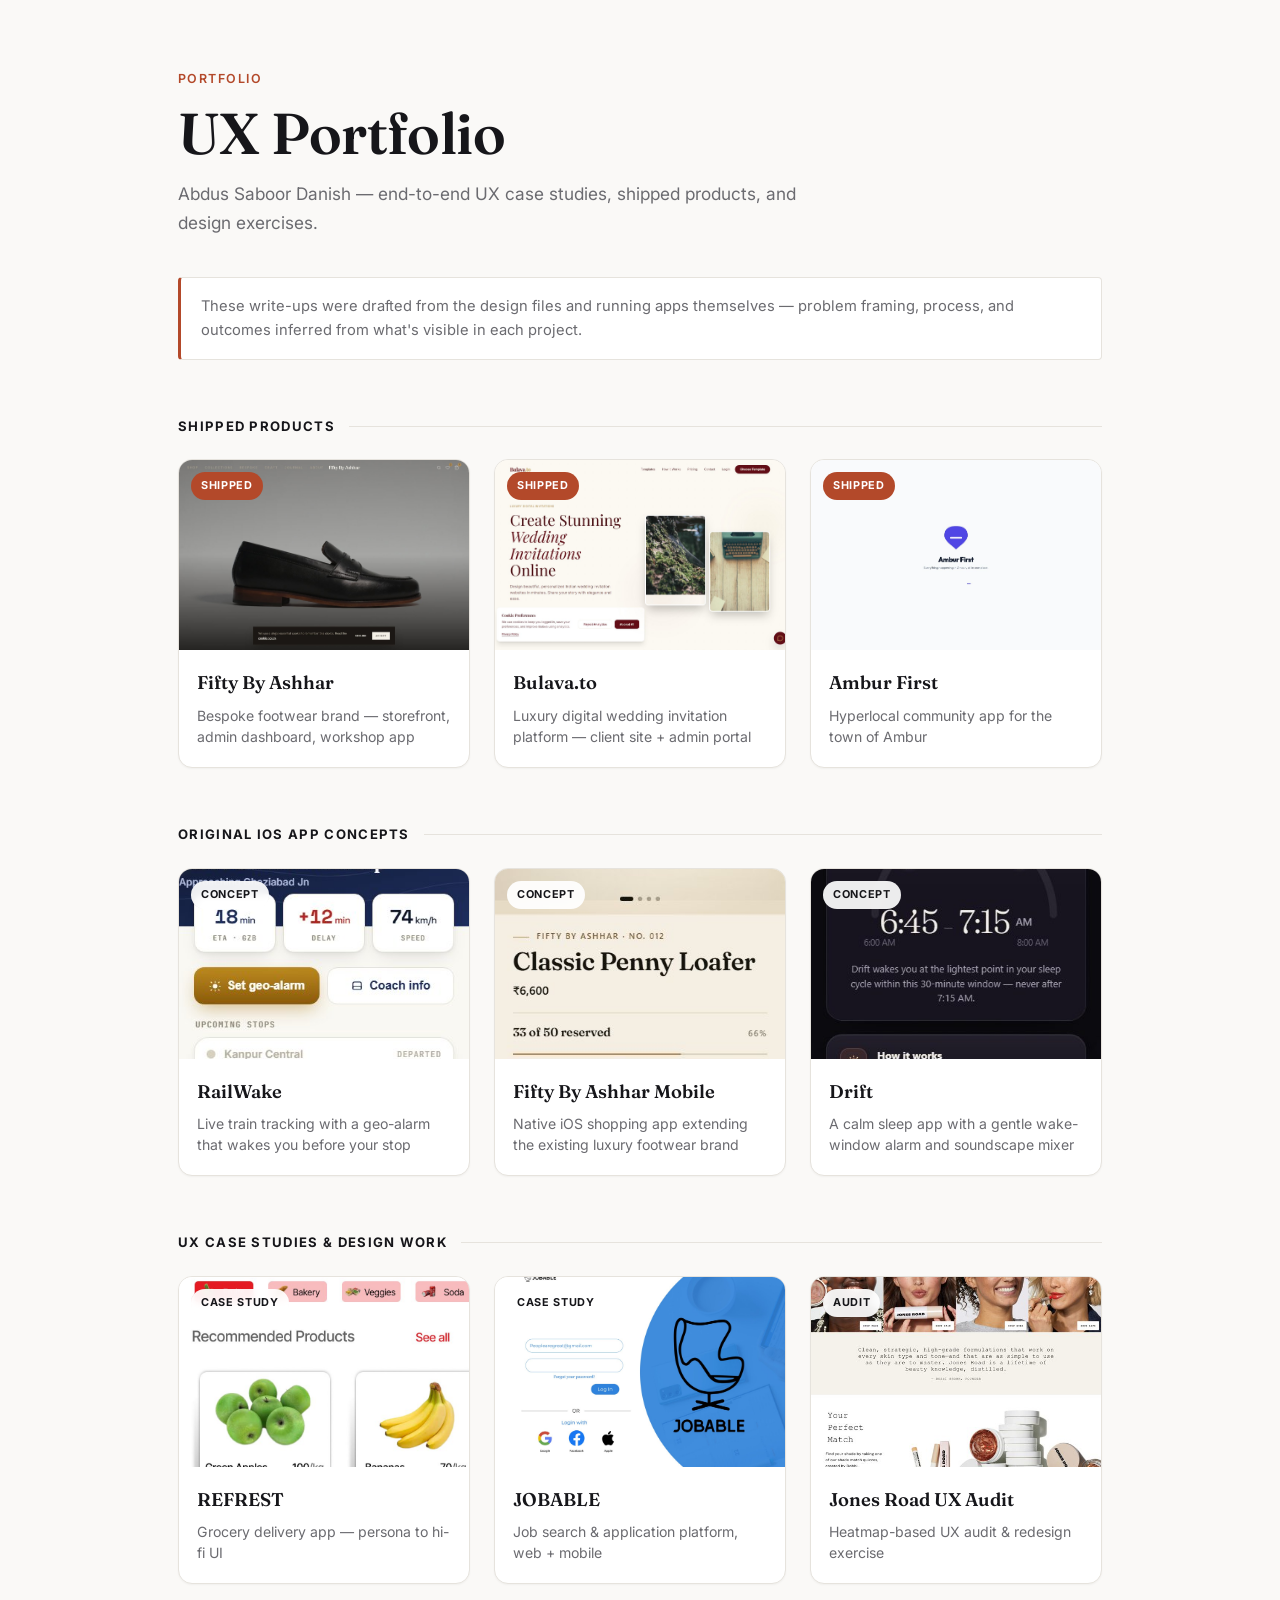
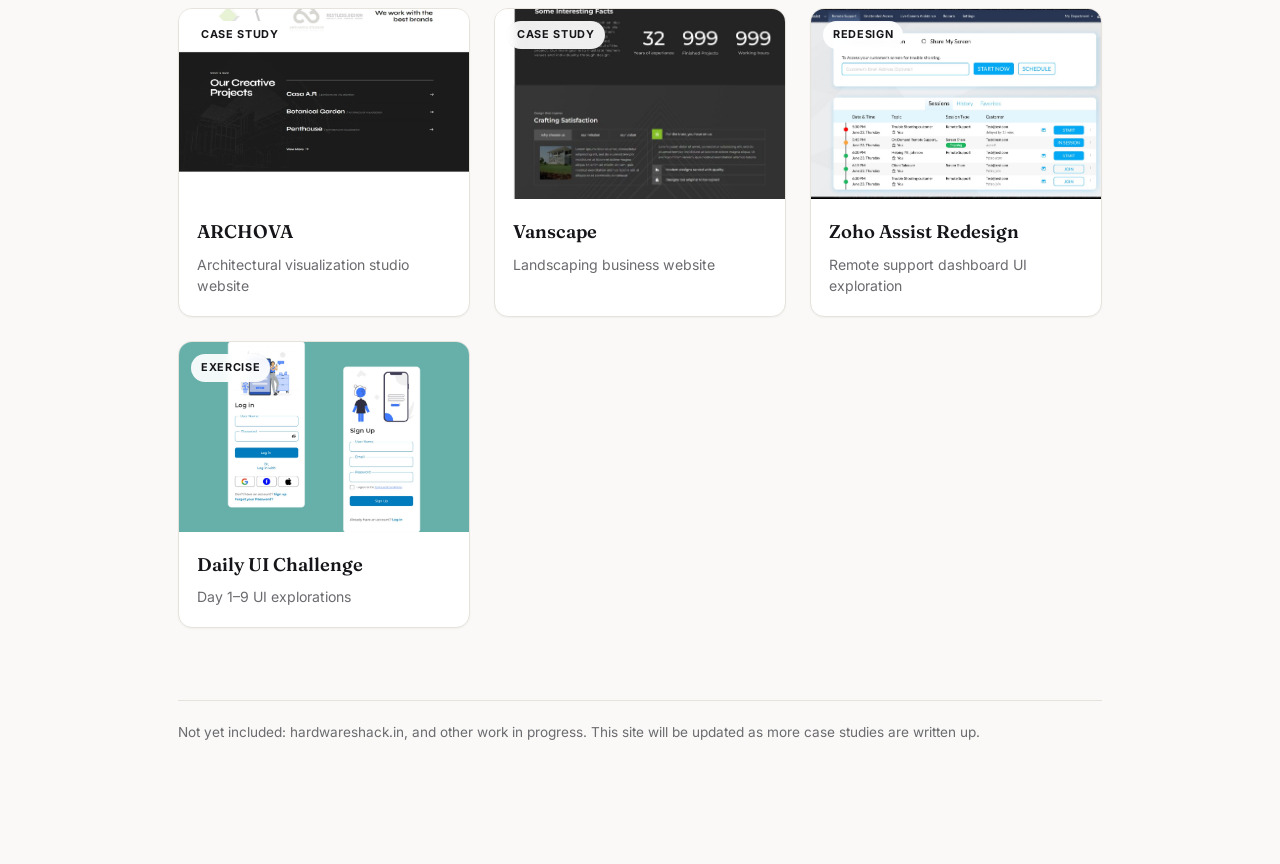
<file: index.html>
<!doctype html>
<html lang="en">
<head>
<meta charset="utf-8">
<meta name="viewport" content="width=device-width, initial-scale=1">
<title>UX Portfolio — Abdus Saboor Danish</title>
<link rel="stylesheet" href="style.css">
</head>
<body>
<div class="container">

  <header class="site-header">
    <span class="eyebrow">Portfolio</span>
    <h1>UX Portfolio</h1>
    <p>Abdus Saboor Danish — end-to-end UX case studies, shipped products, and design exercises.</p>
  </header>

  <div class="note">
    These write-ups were drafted from the design files and running apps themselves — problem framing, process, and outcomes inferred from what's visible in each project.
  </div>

  <h2 class="section-title">Shipped products</h2>
  <div class="grid">

    <a class="card" href="projects/fifty-by-ashhar.html">
      <div class="thumb">
        <span class="tag shipped">Shipped</span>
        <img src="assets/fifty-by-ashhar/storefront.jpg" alt="Fifty By Ashhar storefront">
      </div>
      <div class="card-body">
        <h3>Fifty By Ashhar</h3>
        <p>Bespoke footwear brand — storefront, admin dashboard, workshop app</p>
      </div>
    </a>

    <a class="card" href="projects/bulava.html">
      <div class="thumb">
        <span class="tag shipped">Shipped</span>
        <img src="assets/bulava/storefront.jpg" alt="Bulava.to storefront">
      </div>
      <div class="card-body">
        <h3>Bulava.to</h3>
        <p>Luxury digital wedding invitation platform — client site + admin portal</p>
      </div>
    </a>

    <a class="card" href="projects/ambur-first.html">
      <div class="thumb">
        <span class="tag shipped">Shipped</span>
        <img src="assets/ambur-first/hero.jpg" alt="Ambur First app">
      </div>
      <div class="card-body">
        <h3>Ambur First</h3>
        <p>Hyperlocal community app for the town of Ambur</p>
      </div>
    </a>

  </div>

  <h2 class="section-title">Original iOS app concepts</h2>
  <div class="grid">

    <a class="card" href="projects/railwake.html">
      <div class="thumb">
        <span class="tag">Concept</span>
        <img src="assets/railwake/live-tracking.jpg" alt="RailWake live train tracking screen">
      </div>
      <div class="card-body">
        <h3>RailWake</h3>
        <p>Live train tracking with a geo-alarm that wakes you before your stop</p>
      </div>
    </a>

    <a class="card" href="projects/fifty-by-ashhar-app.html">
      <div class="thumb">
        <span class="tag">Concept</span>
        <img src="assets/fifty-by-ashhar-app/product-detail.jpg" alt="Fifty By Ashhar mobile app product screen">
      </div>
      <div class="card-body">
        <h3>Fifty By Ashhar Mobile</h3>
        <p>Native iOS shopping app extending the existing luxury footwear brand</p>
      </div>
    </a>

    <a class="card" href="projects/drift.html">
      <div class="thumb">
        <span class="tag">Concept</span>
        <img src="assets/drift/smart-alarm.jpg" alt="Drift smart alarm screen">
      </div>
      <div class="card-body">
        <h3>Drift</h3>
        <p>A calm sleep app with a gentle wake-window alarm and soundscape mixer</p>
      </div>
    </a>

  </div>

  <h2 class="section-title">UX case studies &amp; design work</h2>
  <div class="grid">

    <a class="card" href="projects/refrest.html">
      <div class="thumb">
        <span class="tag">Case study</span>
        <img src="assets/refrest/hero.jpg" alt="REFREST home screen">
      </div>
      <div class="card-body">
        <h3>REFREST</h3>
        <p>Grocery delivery app — persona to hi-fi UI</p>
      </div>
    </a>

    <a class="card" href="projects/jobable.html">
      <div class="thumb">
        <span class="tag">Case study</span>
        <img src="assets/jobable/hero.jpg" alt="JOBABLE login screen">
      </div>
      <div class="card-body">
        <h3>JOBABLE</h3>
        <p>Job search &amp; application platform, web + mobile</p>
      </div>
    </a>

    <a class="card" href="projects/jones-road-audit.html">
      <div class="thumb">
        <span class="tag">Audit</span>
        <img src="assets/jones-road-audit/hero.jpg" alt="Jones Road audit reference">
      </div>
      <div class="card-body">
        <h3>Jones Road UX Audit</h3>
        <p>Heatmap-based UX audit &amp; redesign exercise</p>
      </div>
    </a>

    <a class="card" href="projects/archova.html">
      <div class="thumb">
        <span class="tag">Case study</span>
        <img src="assets/archova/hero.jpg" alt="ARCHOVA website">
      </div>
      <div class="card-body">
        <h3>ARCHOVA</h3>
        <p>Architectural visualization studio website</p>
      </div>
    </a>

    <a class="card" href="projects/vanscape.html">
      <div class="thumb">
        <span class="tag">Case study</span>
        <img src="assets/vanscape/hero.jpg" alt="Vanscape website">
      </div>
      <div class="card-body">
        <h3>Vanscape</h3>
        <p>Landscaping business website</p>
      </div>
    </a>

    <a class="card" href="projects/zoho-assist-redesign.html">
      <div class="thumb">
        <span class="tag">Redesign</span>
        <img src="assets/zoho-assist-redesign/hero.jpg" alt="Zoho Assist redesign">
      </div>
      <div class="card-body">
        <h3>Zoho Assist Redesign</h3>
        <p>Remote support dashboard UI exploration</p>
      </div>
    </a>

    <a class="card" href="projects/daily-ui-challenge.html">
      <div class="thumb">
        <span class="tag">Exercise</span>
        <img src="assets/daily-ui-challenge/hero.jpg" alt="Daily UI Challenge">
      </div>
      <div class="card-body">
        <h3>Daily UI Challenge</h3>
        <p>Day 1–9 UI explorations</p>
      </div>
    </a>

  </div>

  <footer>
    Not yet included: hardwareshack.in, and other work in progress. This site will be updated as more case studies are written up.
  </footer>

</div>
</body>
</html>
</file>
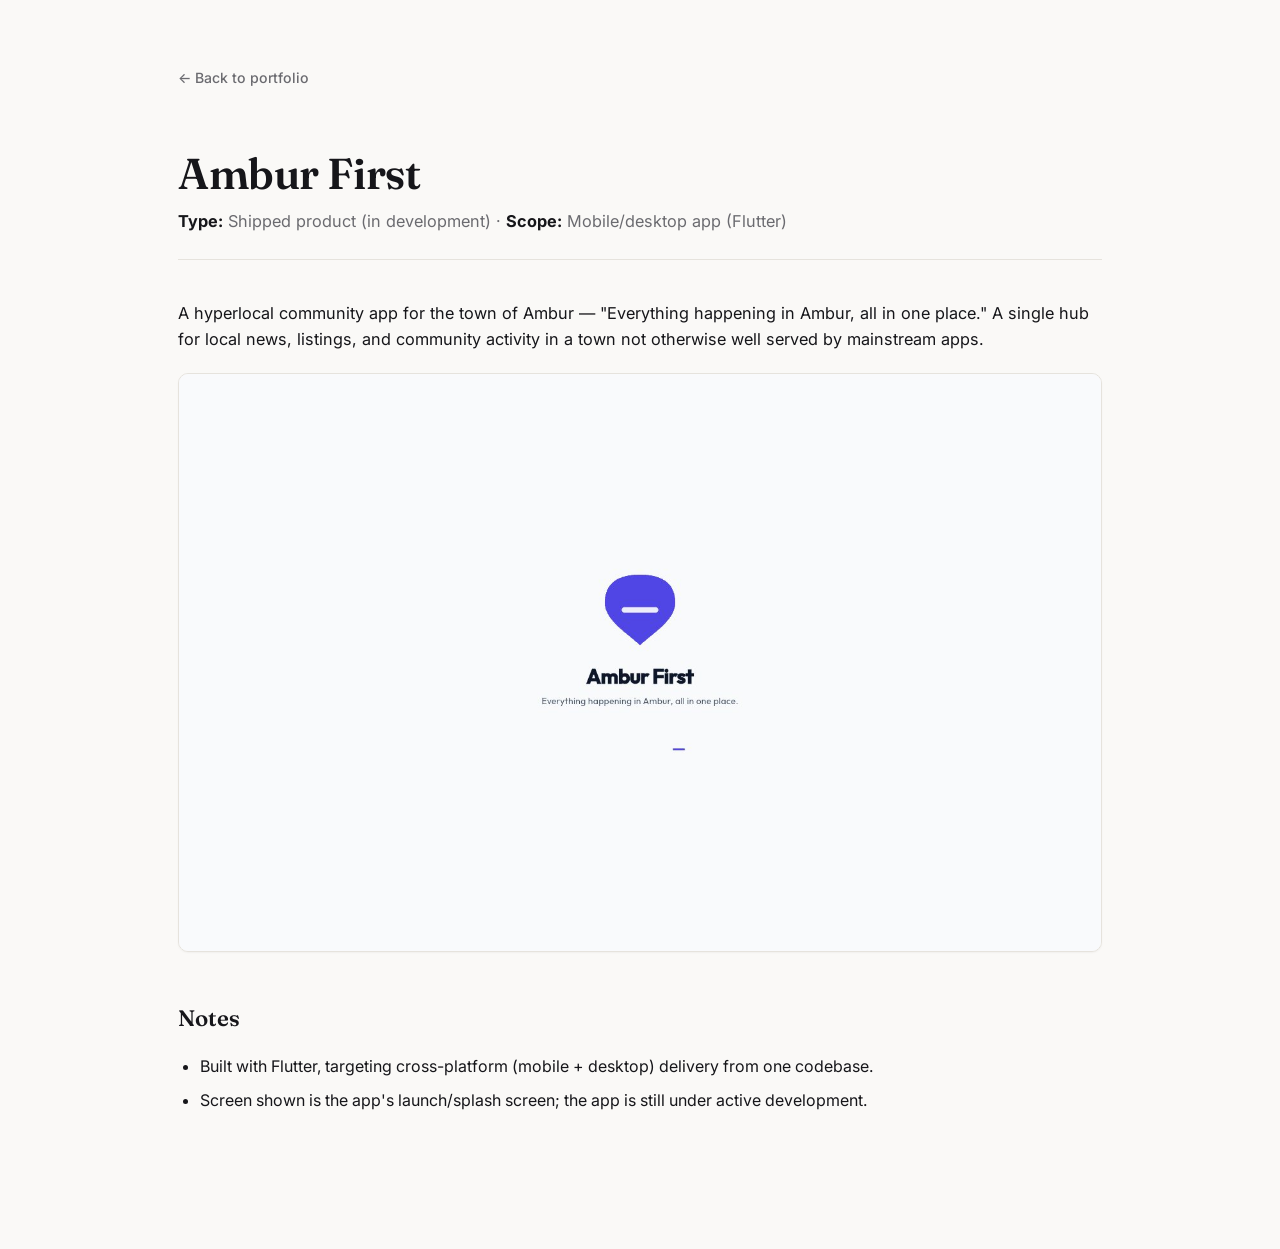
<file: projects/ambur-first.html>
<!doctype html>
<html lang="en">
<head>
<meta charset="utf-8">
<meta name="viewport" content="width=device-width, initial-scale=1">
<title>Ambur First — UX Portfolio</title>
<link rel="stylesheet" href="../style.css">
</head>
<body>
<div class="container project">
  <a class="back" href="../index.html">&larr; Back to portfolio</a>

  <h1>Ambur First</h1>
  <p class="project-meta"><strong>Type:</strong> Shipped product (in development) &middot; <strong>Scope:</strong> Mobile/desktop app (Flutter)</p>

  <p>A hyperlocal community app for the town of Ambur — "Everything happening in Ambur, all in one place." A single hub for local news, listings, and community activity in a town not otherwise well served by mainstream apps.</p>

  <img src="../assets/ambur-first/hero.jpg" alt="Ambur First splash screen">

  <h2>Notes</h2>
  <ul>
    <li>Built with Flutter, targeting cross-platform (mobile + desktop) delivery from one codebase.</li>
    <li>Screen shown is the app's launch/splash screen; the app is still under active development.</li>
  </ul>
</div>
</body>
</html>
</file>
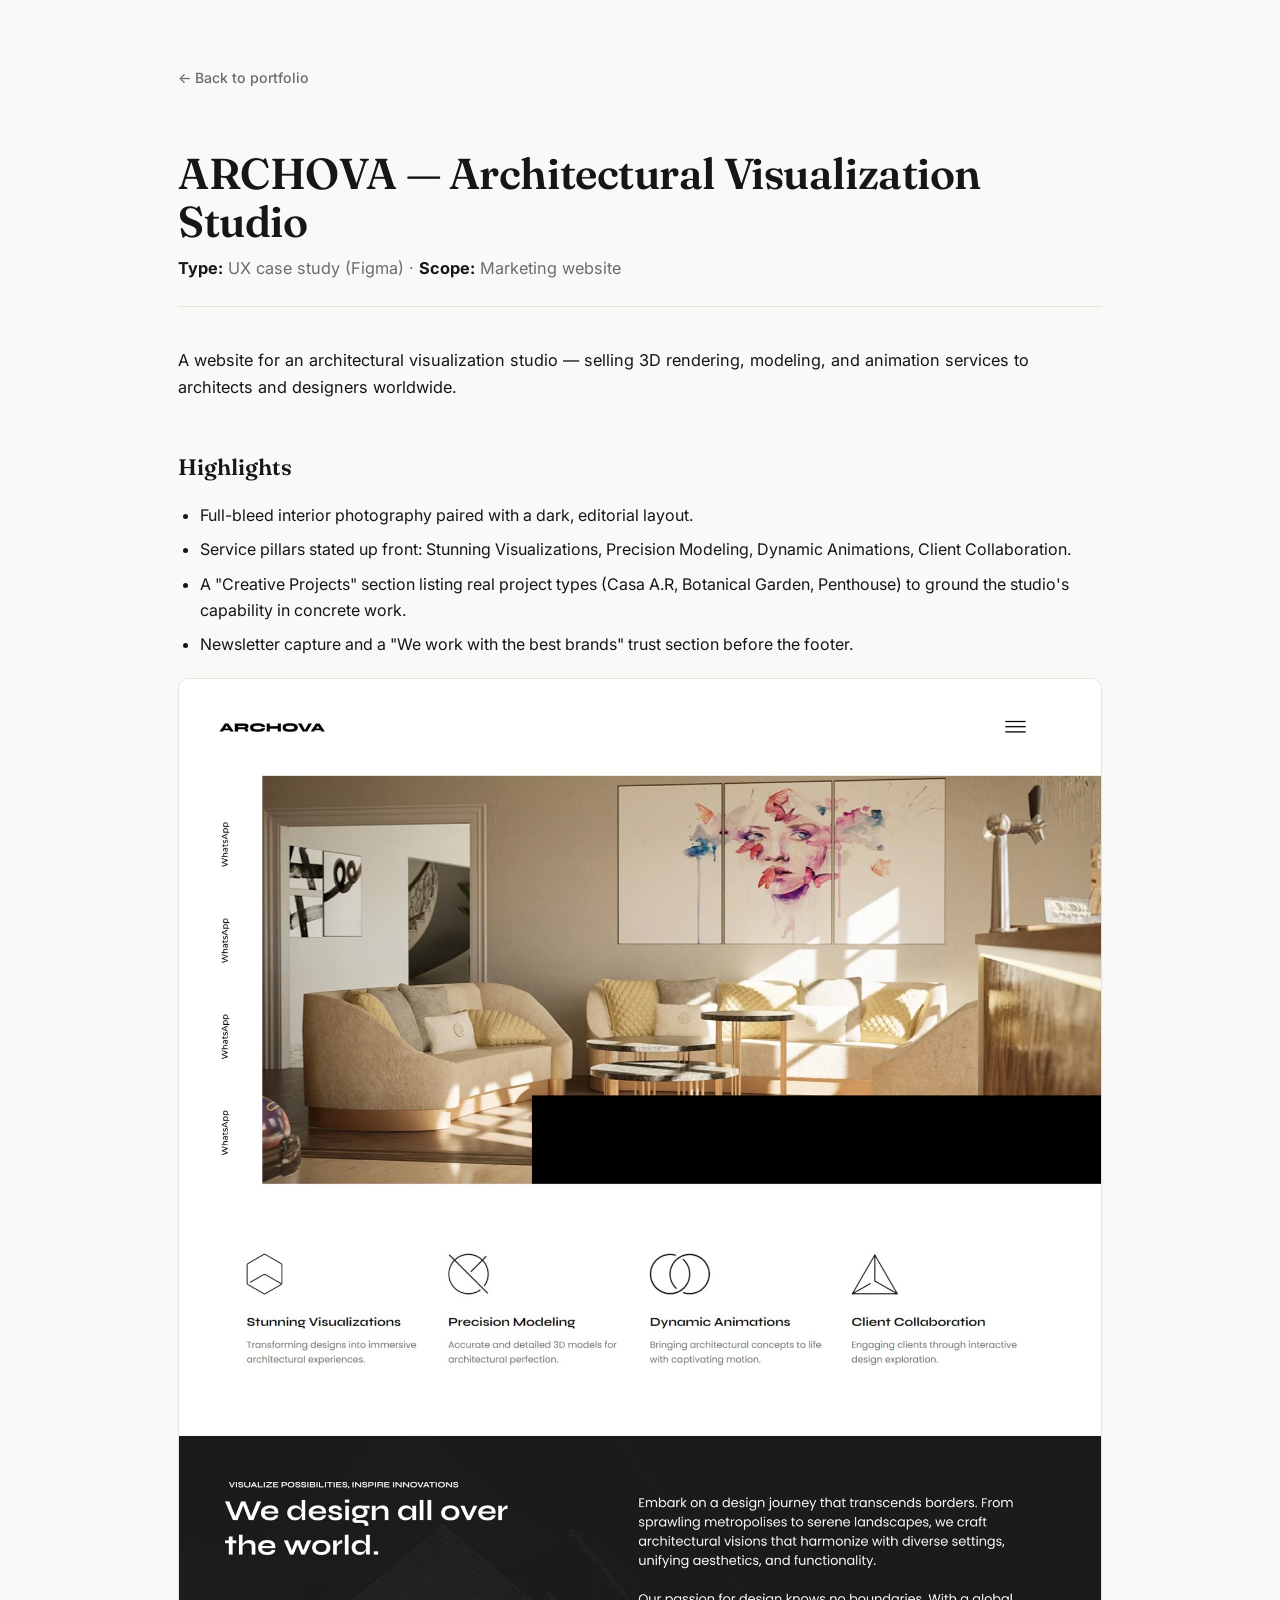
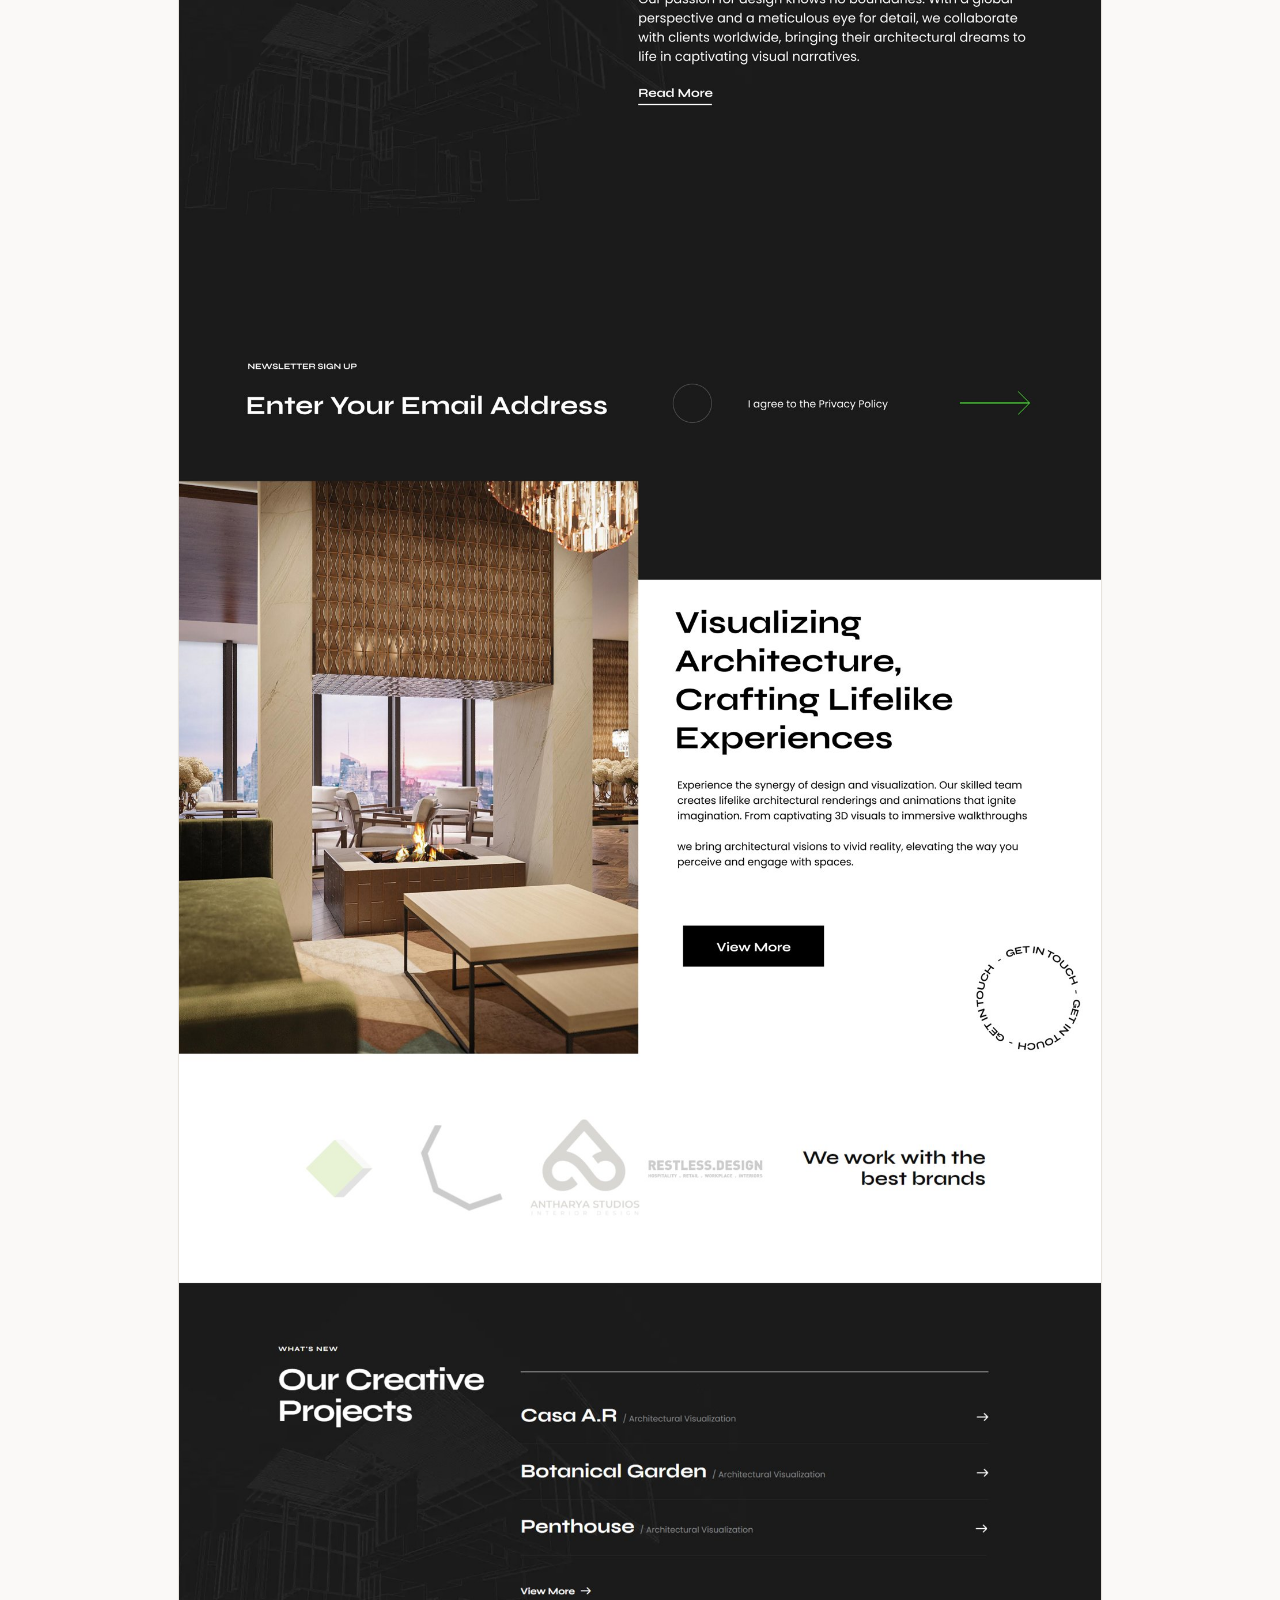
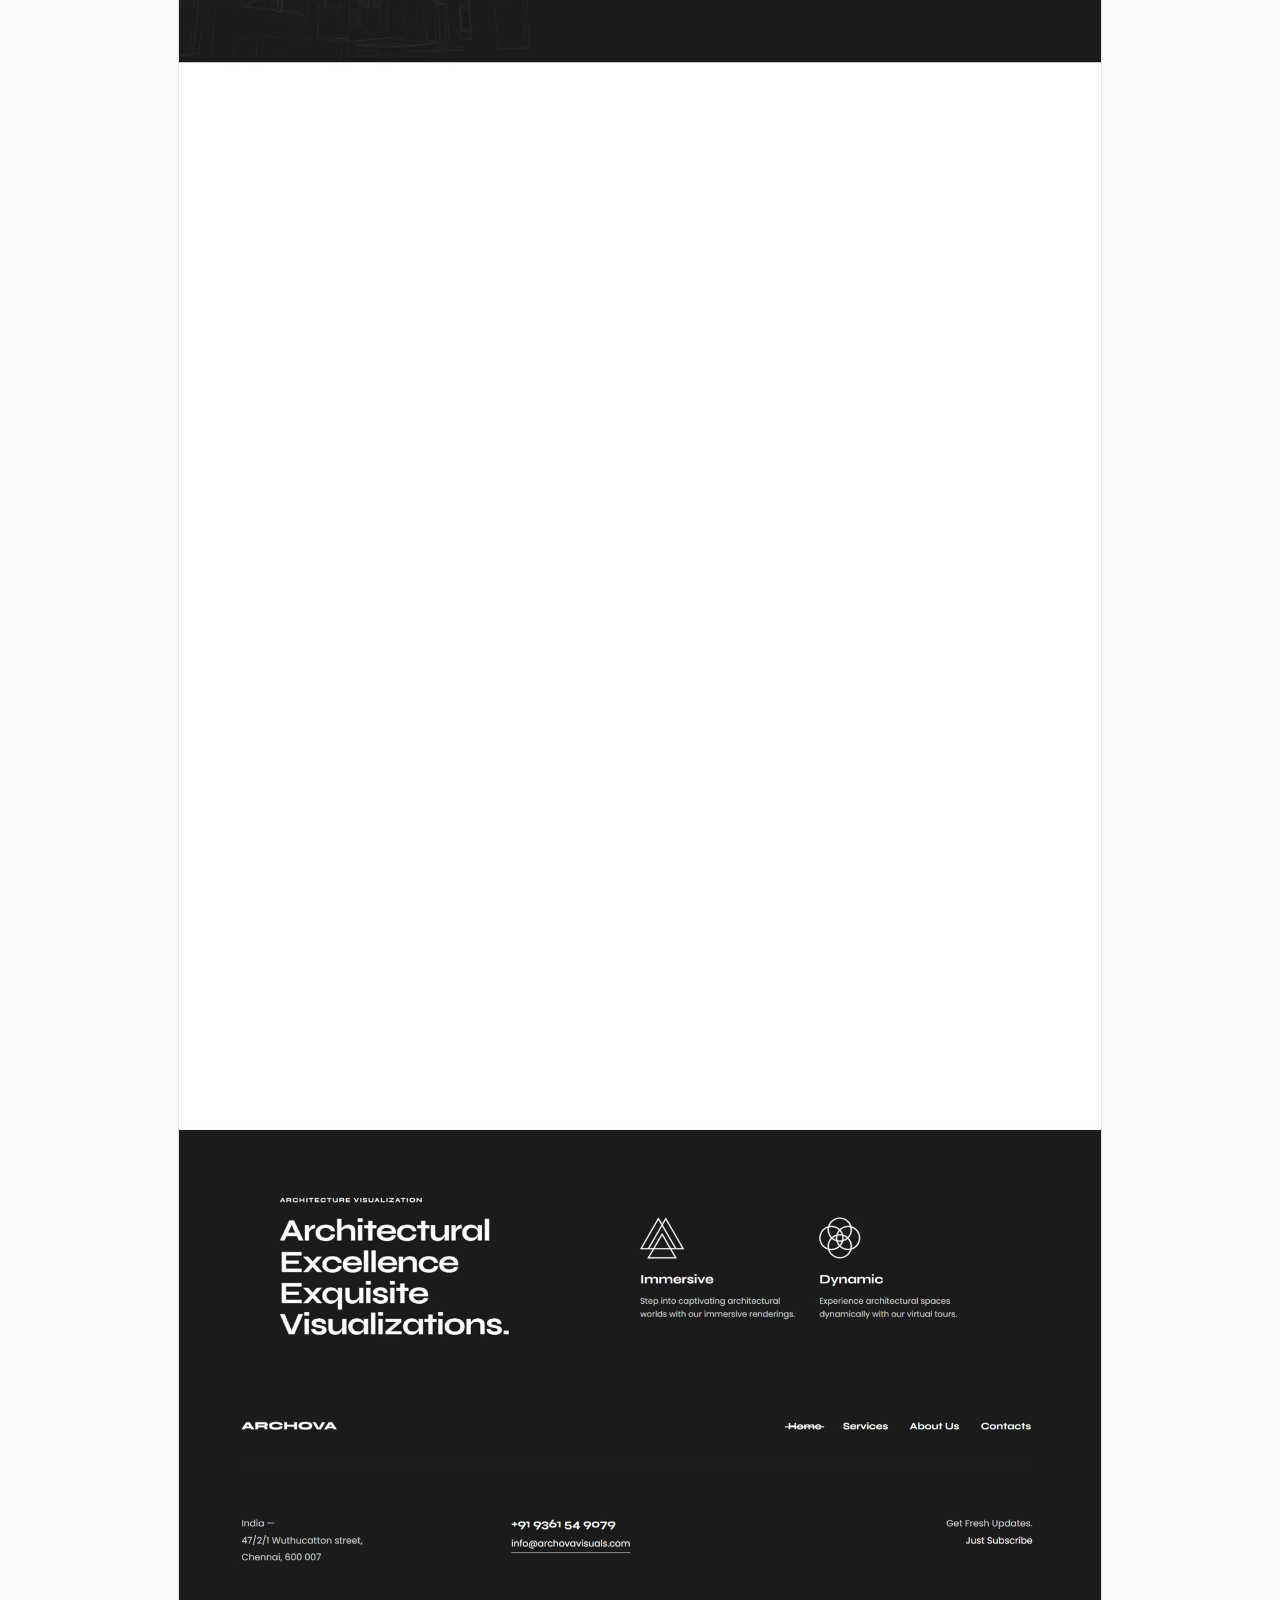
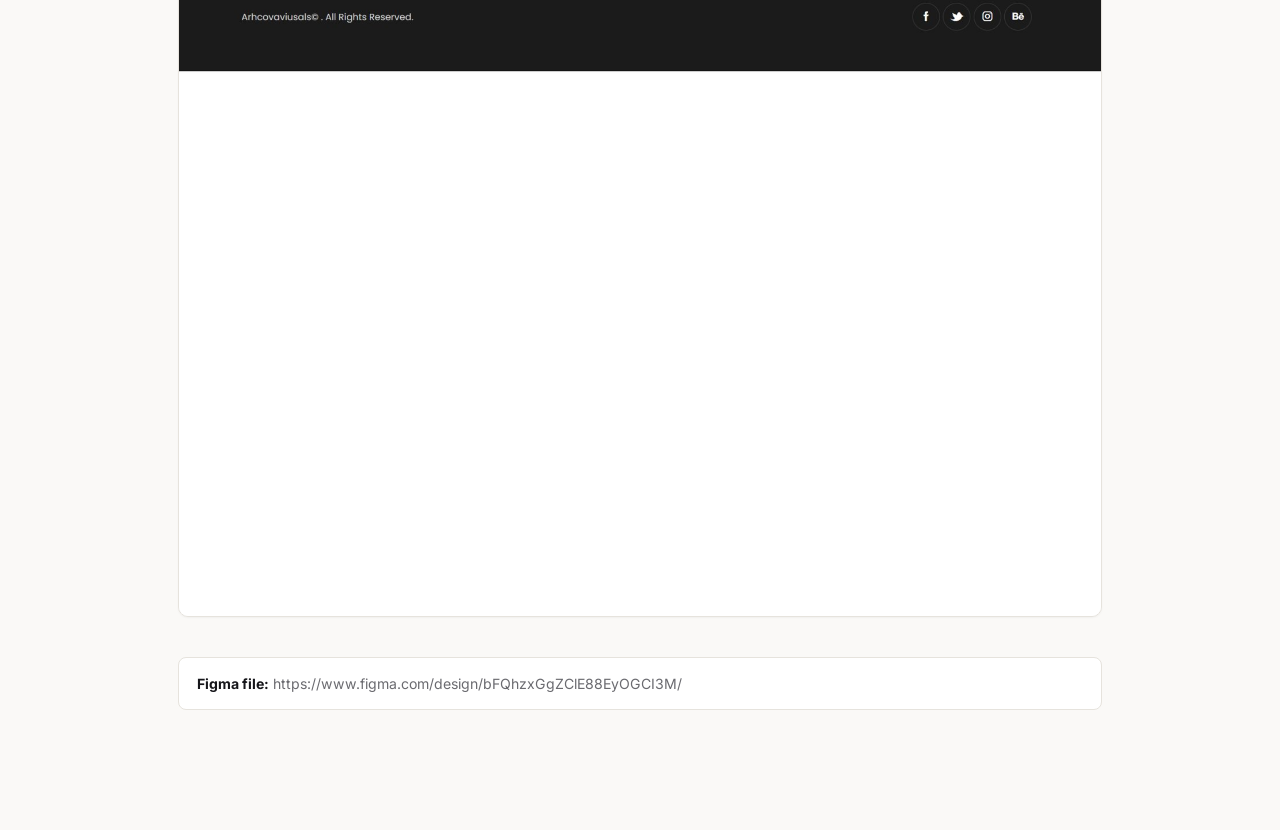
<file: projects/archova.html>
<!doctype html>
<html lang="en">
<head>
<meta charset="utf-8">
<meta name="viewport" content="width=device-width, initial-scale=1">
<title>ARCHOVA — UX Portfolio</title>
<link rel="stylesheet" href="../style.css">
</head>
<body>
<div class="container project">
  <a class="back" href="../index.html">&larr; Back to portfolio</a>

  <h1>ARCHOVA — Architectural Visualization Studio</h1>
  <p class="project-meta"><strong>Type:</strong> UX case study (Figma) &middot; <strong>Scope:</strong> Marketing website</p>

  <p>A website for an architectural visualization studio — selling 3D rendering, modeling, and animation services to architects and designers worldwide.</p>

  <h2>Highlights</h2>
  <ul>
    <li>Full-bleed interior photography paired with a dark, editorial layout.</li>
    <li>Service pillars stated up front: Stunning Visualizations, Precision Modeling, Dynamic Animations, Client Collaboration.</li>
    <li>A "Creative Projects" section listing real project types (Casa A.R, Botanical Garden, Penthouse) to ground the studio's capability in concrete work.</li>
    <li>Newsletter capture and a "We work with the best brands" trust section before the footer.</li>
  </ul>

  <img src="../assets/archova/hero.jpg" alt="ARCHOVA website">

  <div class="figma-link"><strong>Figma file:</strong> https://www.figma.com/design/bFQhzxGgZClE88EyOGCI3M/</div>
</div>
</body>
</html>
</file>
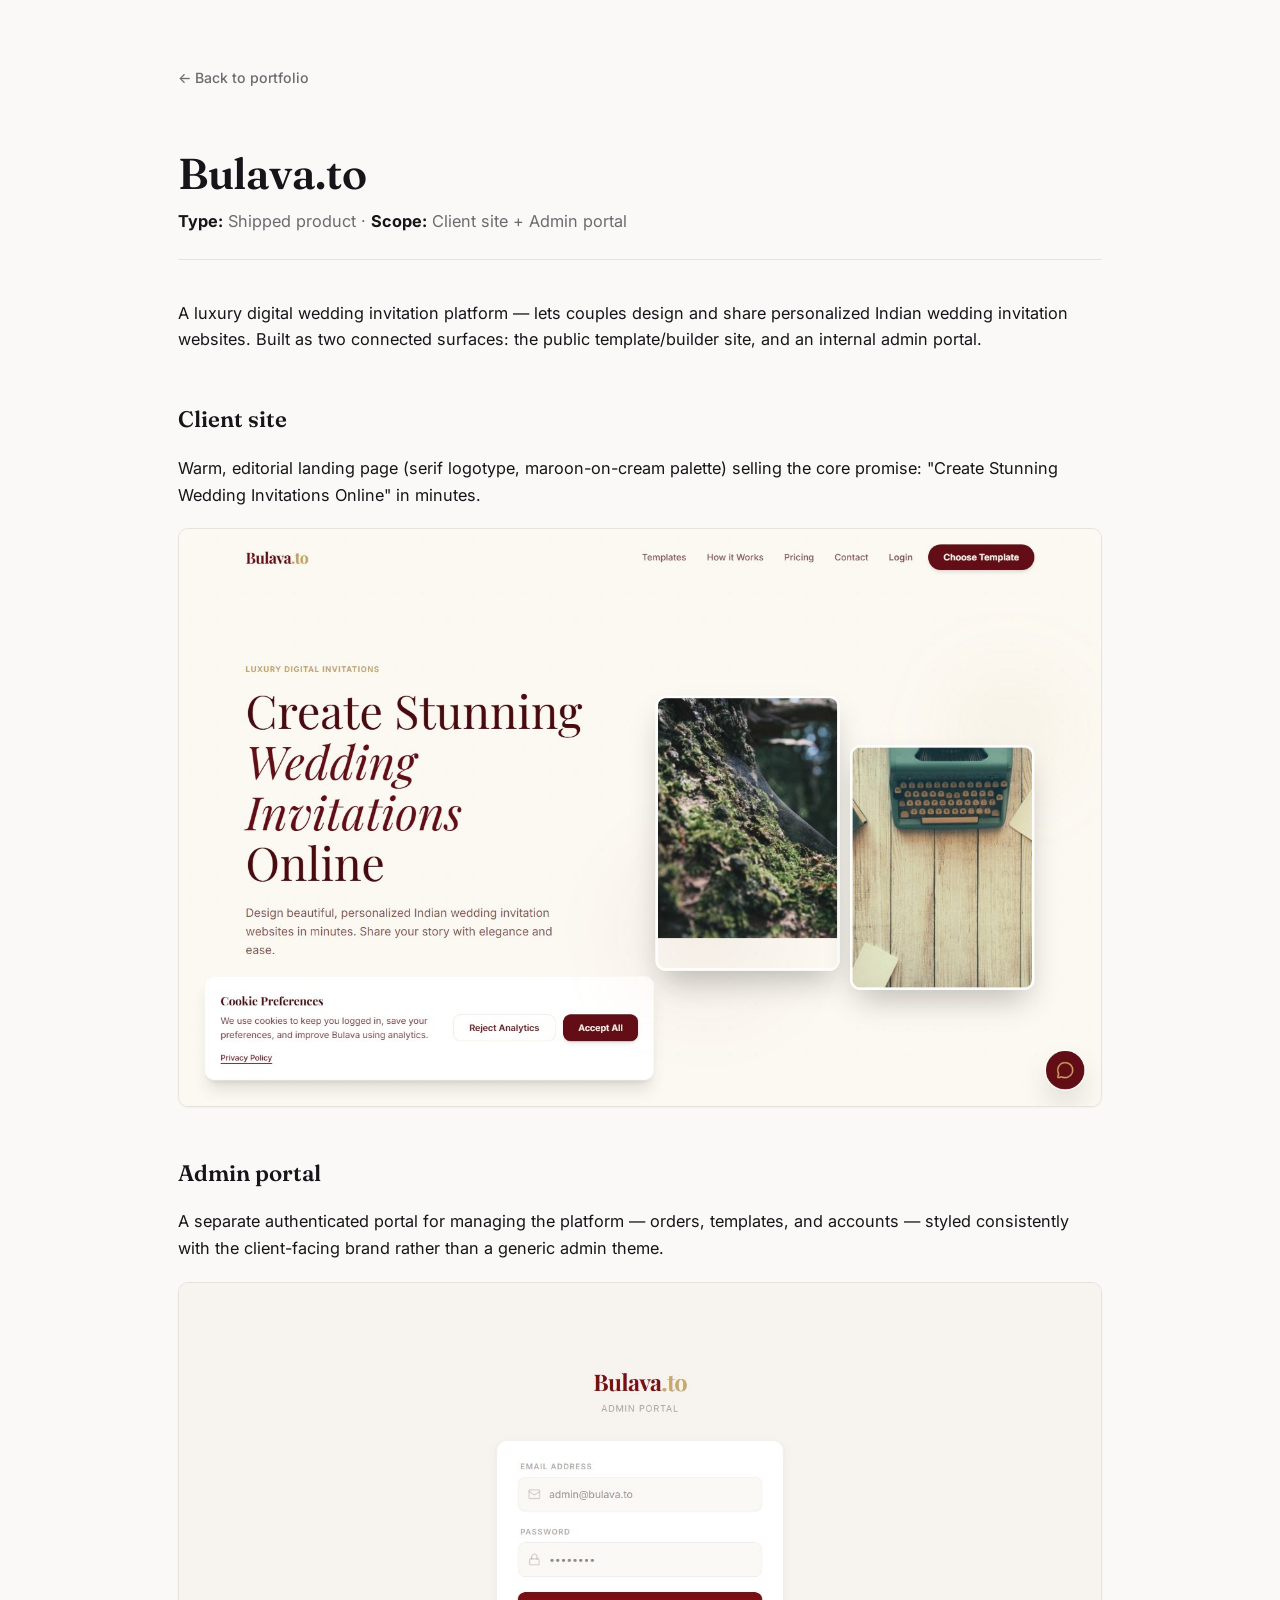
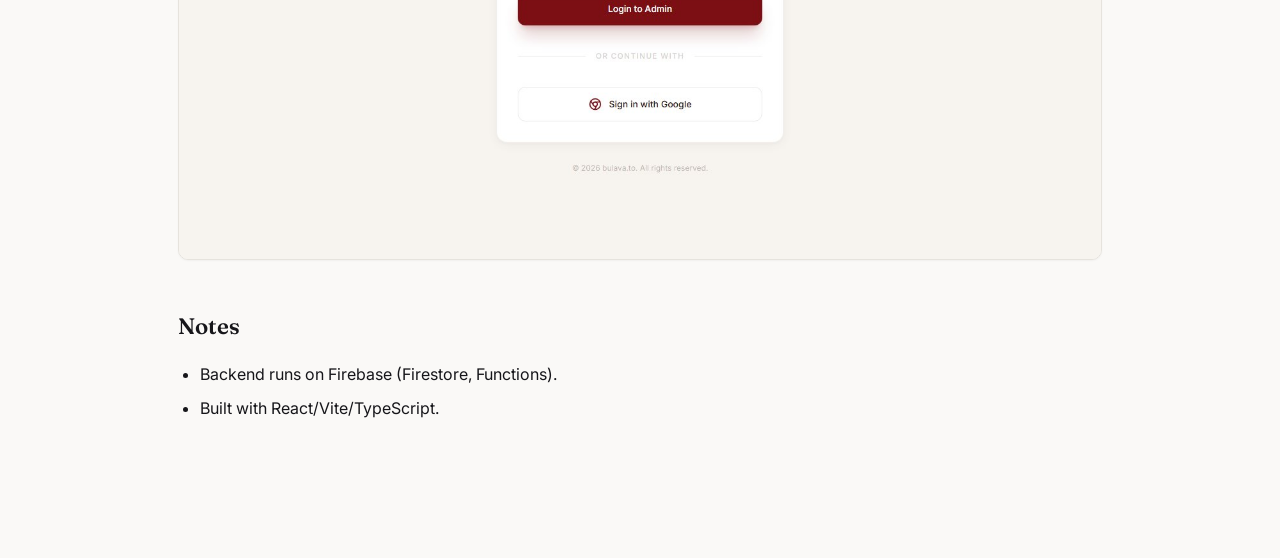
<file: projects/bulava.html>
<!doctype html>
<html lang="en">
<head>
<meta charset="utf-8">
<meta name="viewport" content="width=device-width, initial-scale=1">
<title>Bulava.to — UX Portfolio</title>
<link rel="stylesheet" href="../style.css">
</head>
<body>
<div class="container project">
  <a class="back" href="../index.html">&larr; Back to portfolio</a>

  <h1>Bulava.to</h1>
  <p class="project-meta"><strong>Type:</strong> Shipped product &middot; <strong>Scope:</strong> Client site + Admin portal</p>

  <p>A luxury digital wedding invitation platform — lets couples design and share personalized Indian wedding invitation websites. Built as two connected surfaces: the public template/builder site, and an internal admin portal.</p>

  <h2>Client site</h2>
  <p>Warm, editorial landing page (serif logotype, maroon-on-cream palette) selling the core promise: "Create Stunning Wedding Invitations Online" in minutes.</p>
  <img src="../assets/bulava/storefront.jpg" alt="Bulava.to storefront">

  <h2>Admin portal</h2>
  <p>A separate authenticated portal for managing the platform — orders, templates, and accounts — styled consistently with the client-facing brand rather than a generic admin theme.</p>
  <img src="../assets/bulava/admin-portal.jpg" alt="Bulava.to admin portal">

  <h2>Notes</h2>
  <ul>
    <li>Backend runs on Firebase (Firestore, Functions).</li>
    <li>Built with React/Vite/TypeScript.</li>
  </ul>
</div>
</body>
</html>
</file>
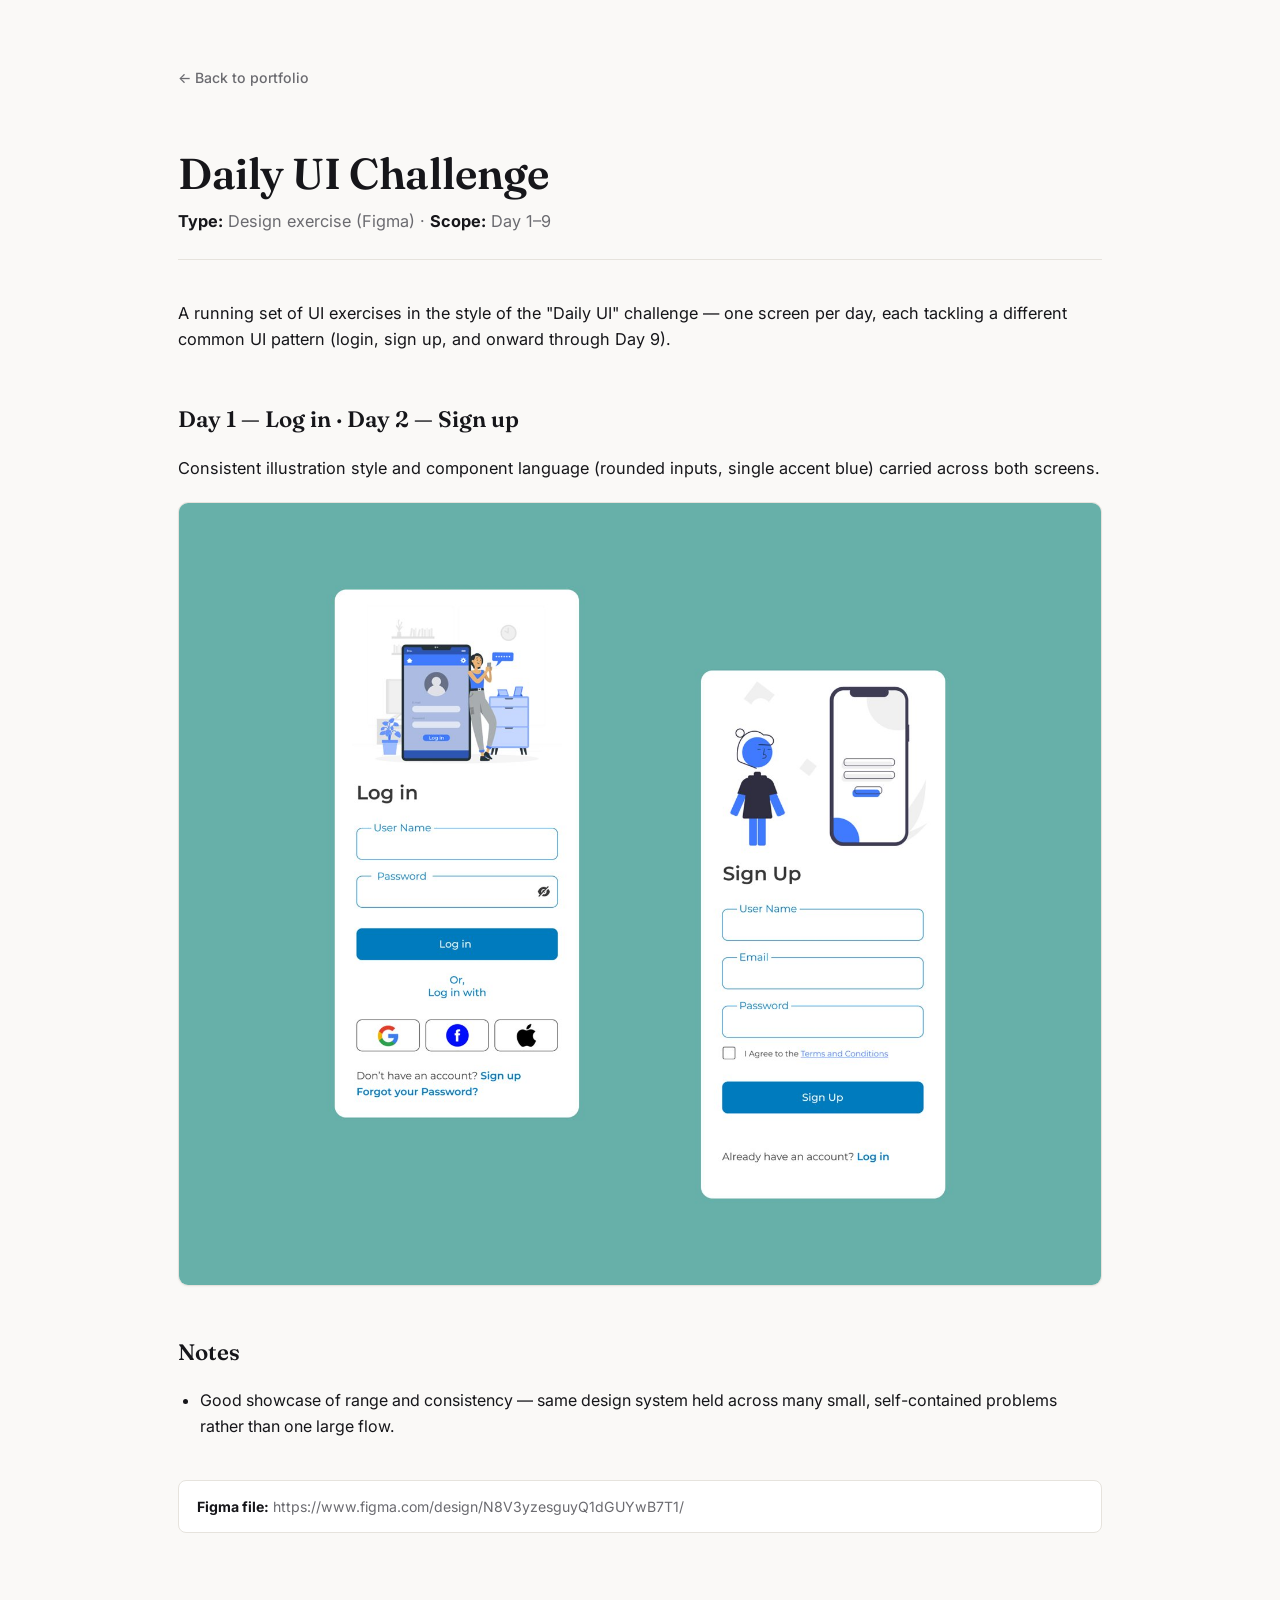
<file: projects/daily-ui-challenge.html>
<!doctype html>
<html lang="en">
<head>
<meta charset="utf-8">
<meta name="viewport" content="width=device-width, initial-scale=1">
<title>Daily UI Challenge — UX Portfolio</title>
<link rel="stylesheet" href="../style.css">
</head>
<body>
<div class="container project">
  <a class="back" href="../index.html">&larr; Back to portfolio</a>

  <h1>Daily UI Challenge</h1>
  <p class="project-meta"><strong>Type:</strong> Design exercise (Figma) &middot; <strong>Scope:</strong> Day 1–9</p>

  <p>A running set of UI exercises in the style of the "Daily UI" challenge — one screen per day, each tackling a different common UI pattern (login, sign up, and onward through Day 9).</p>

  <h2>Day 1 — Log in &middot; Day 2 — Sign up</h2>
  <p>Consistent illustration style and component language (rounded inputs, single accent blue) carried across both screens.</p>
  <img src="../assets/daily-ui-challenge/hero.jpg" alt="Daily UI Day 1 and Day 2">

  <h2>Notes</h2>
  <ul>
    <li>Good showcase of range and consistency — same design system held across many small, self-contained problems rather than one large flow.</li>
  </ul>

  <div class="figma-link"><strong>Figma file:</strong> https://www.figma.com/design/N8V3yzesguyQ1dGUYwB7T1/</div>
</div>
</body>
</html>
</file>
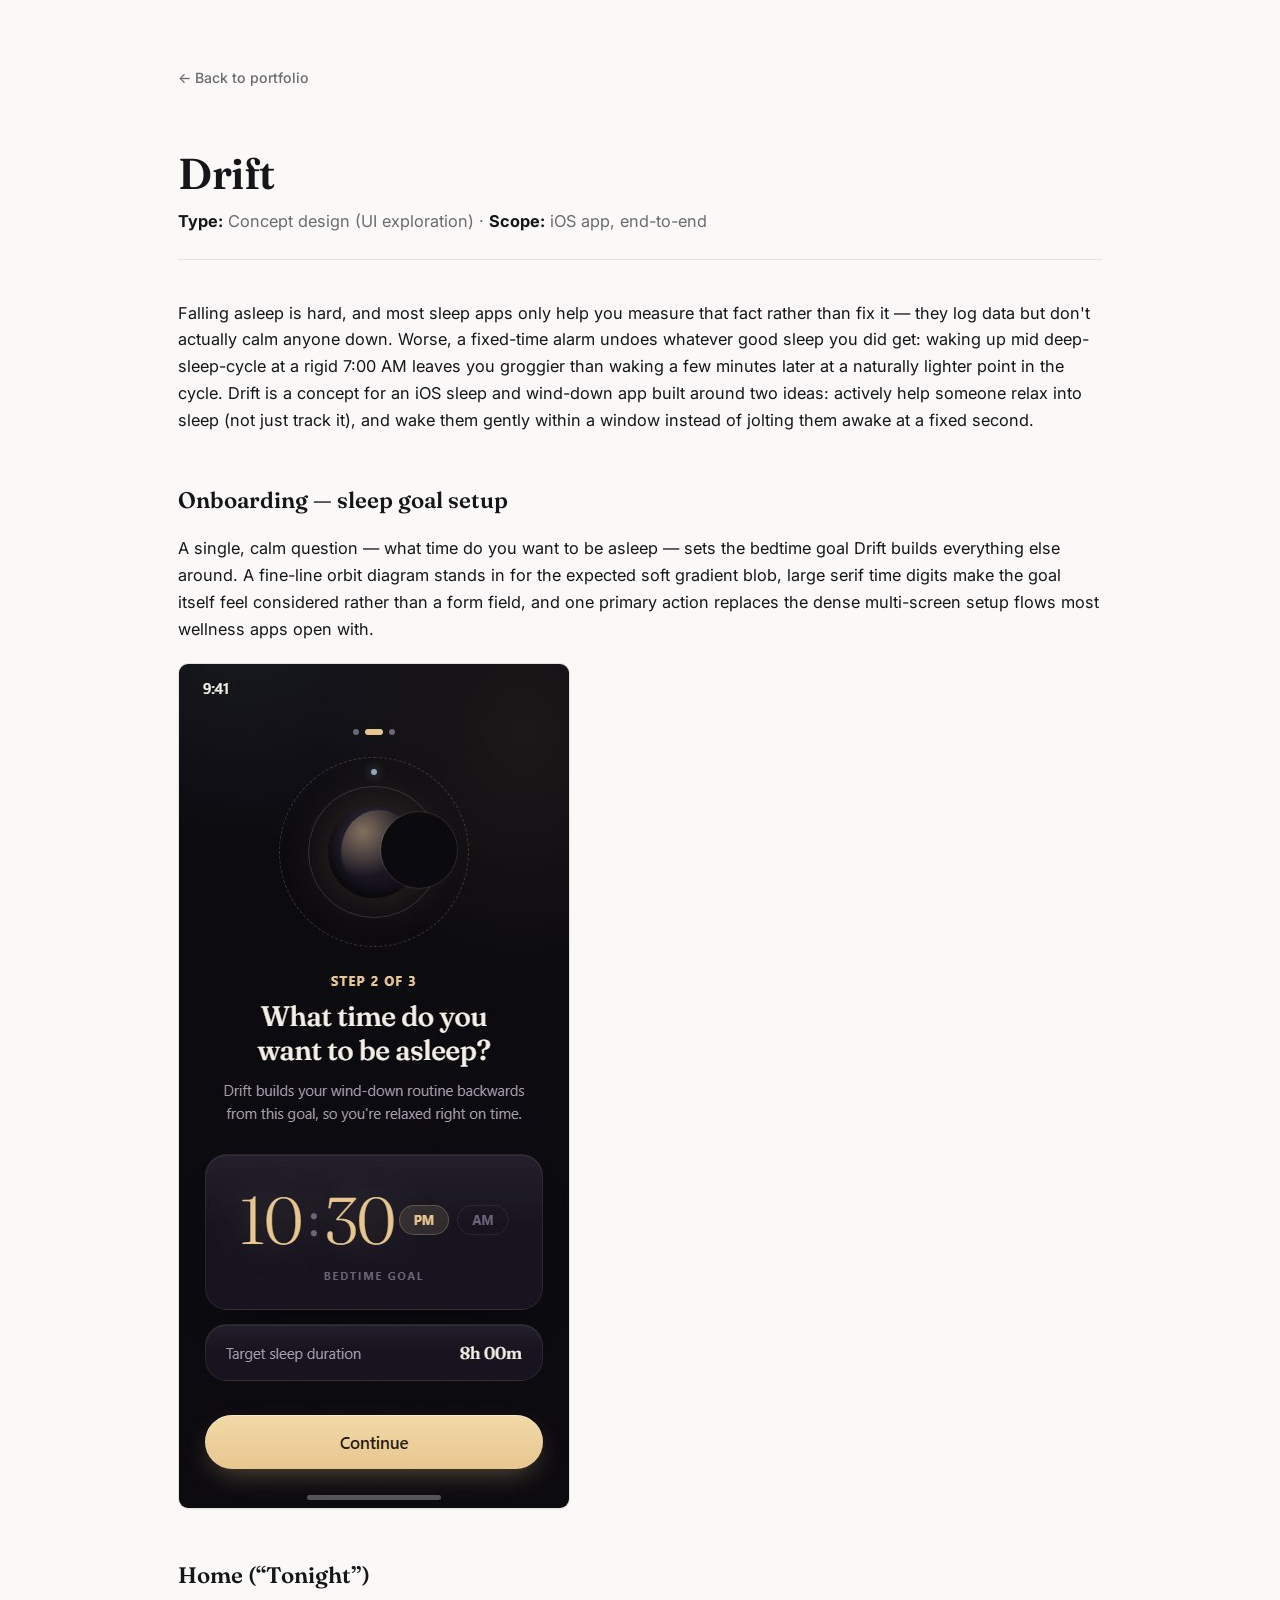
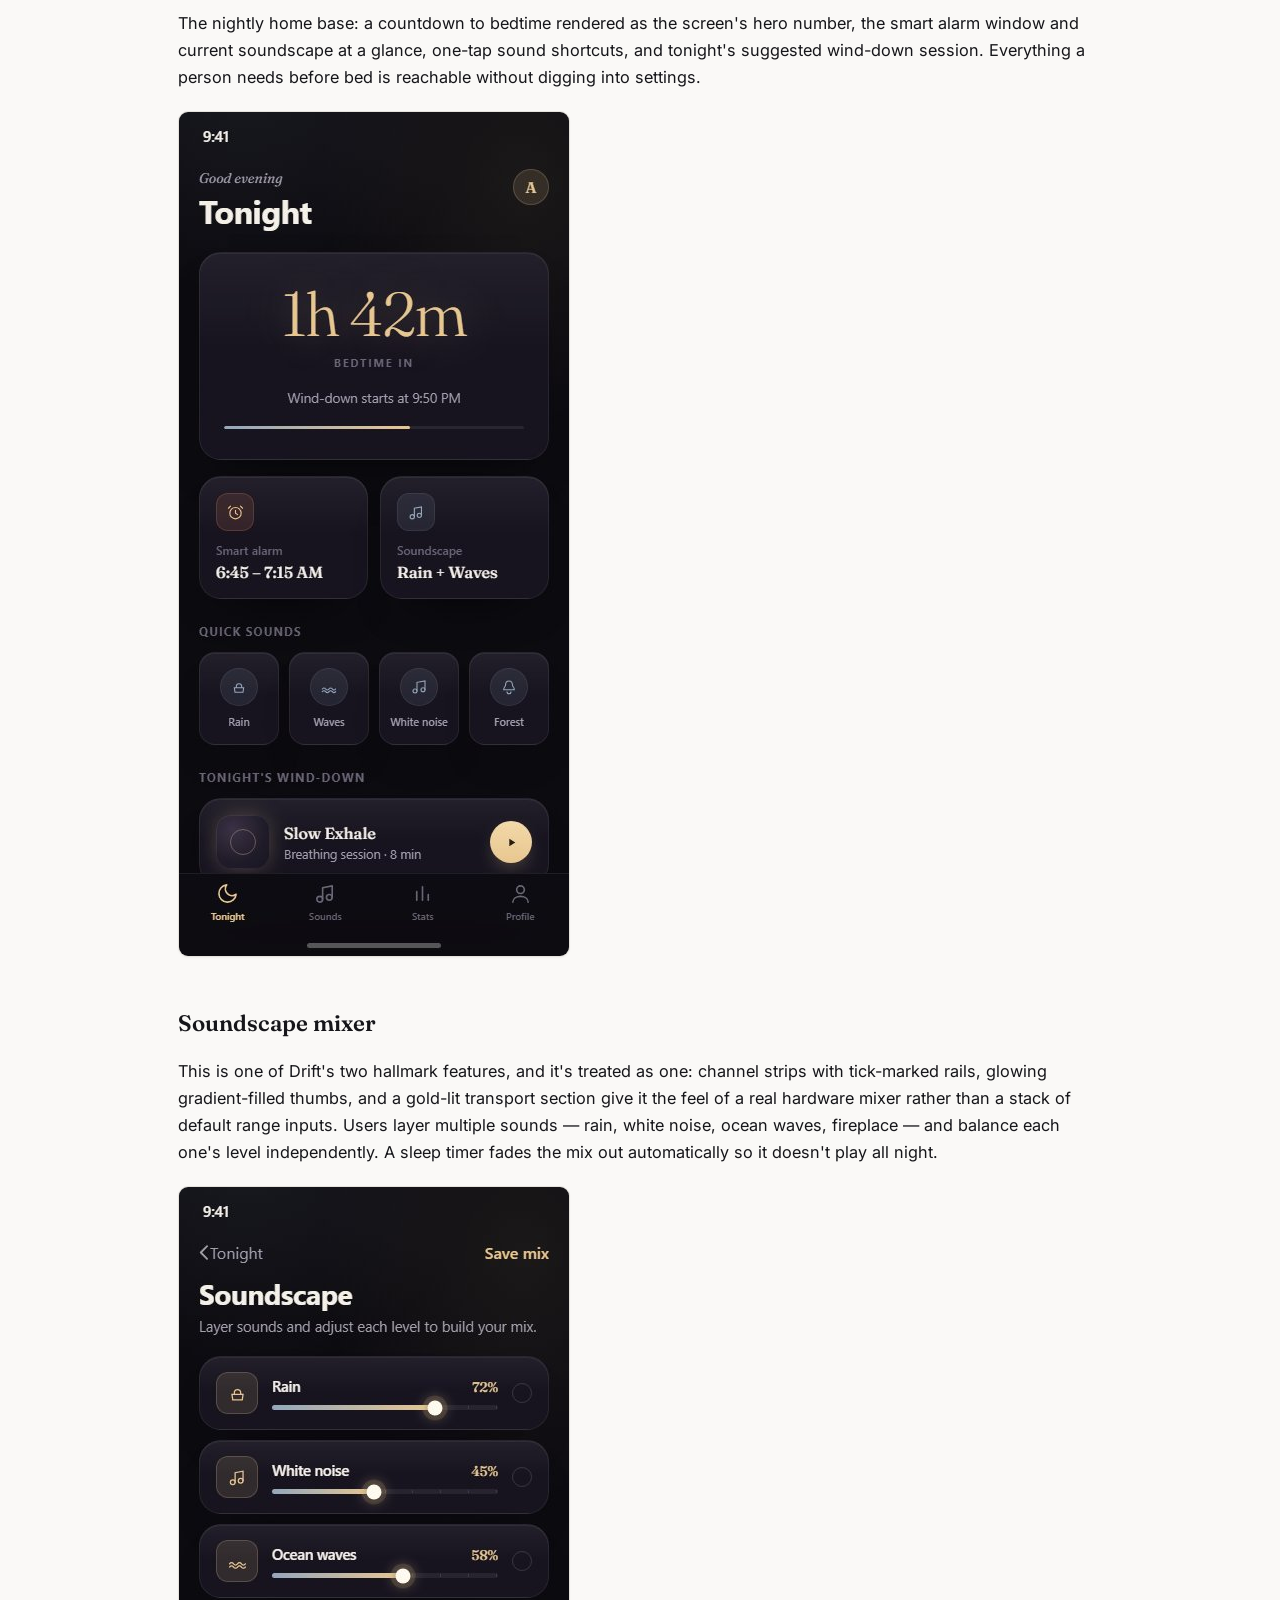
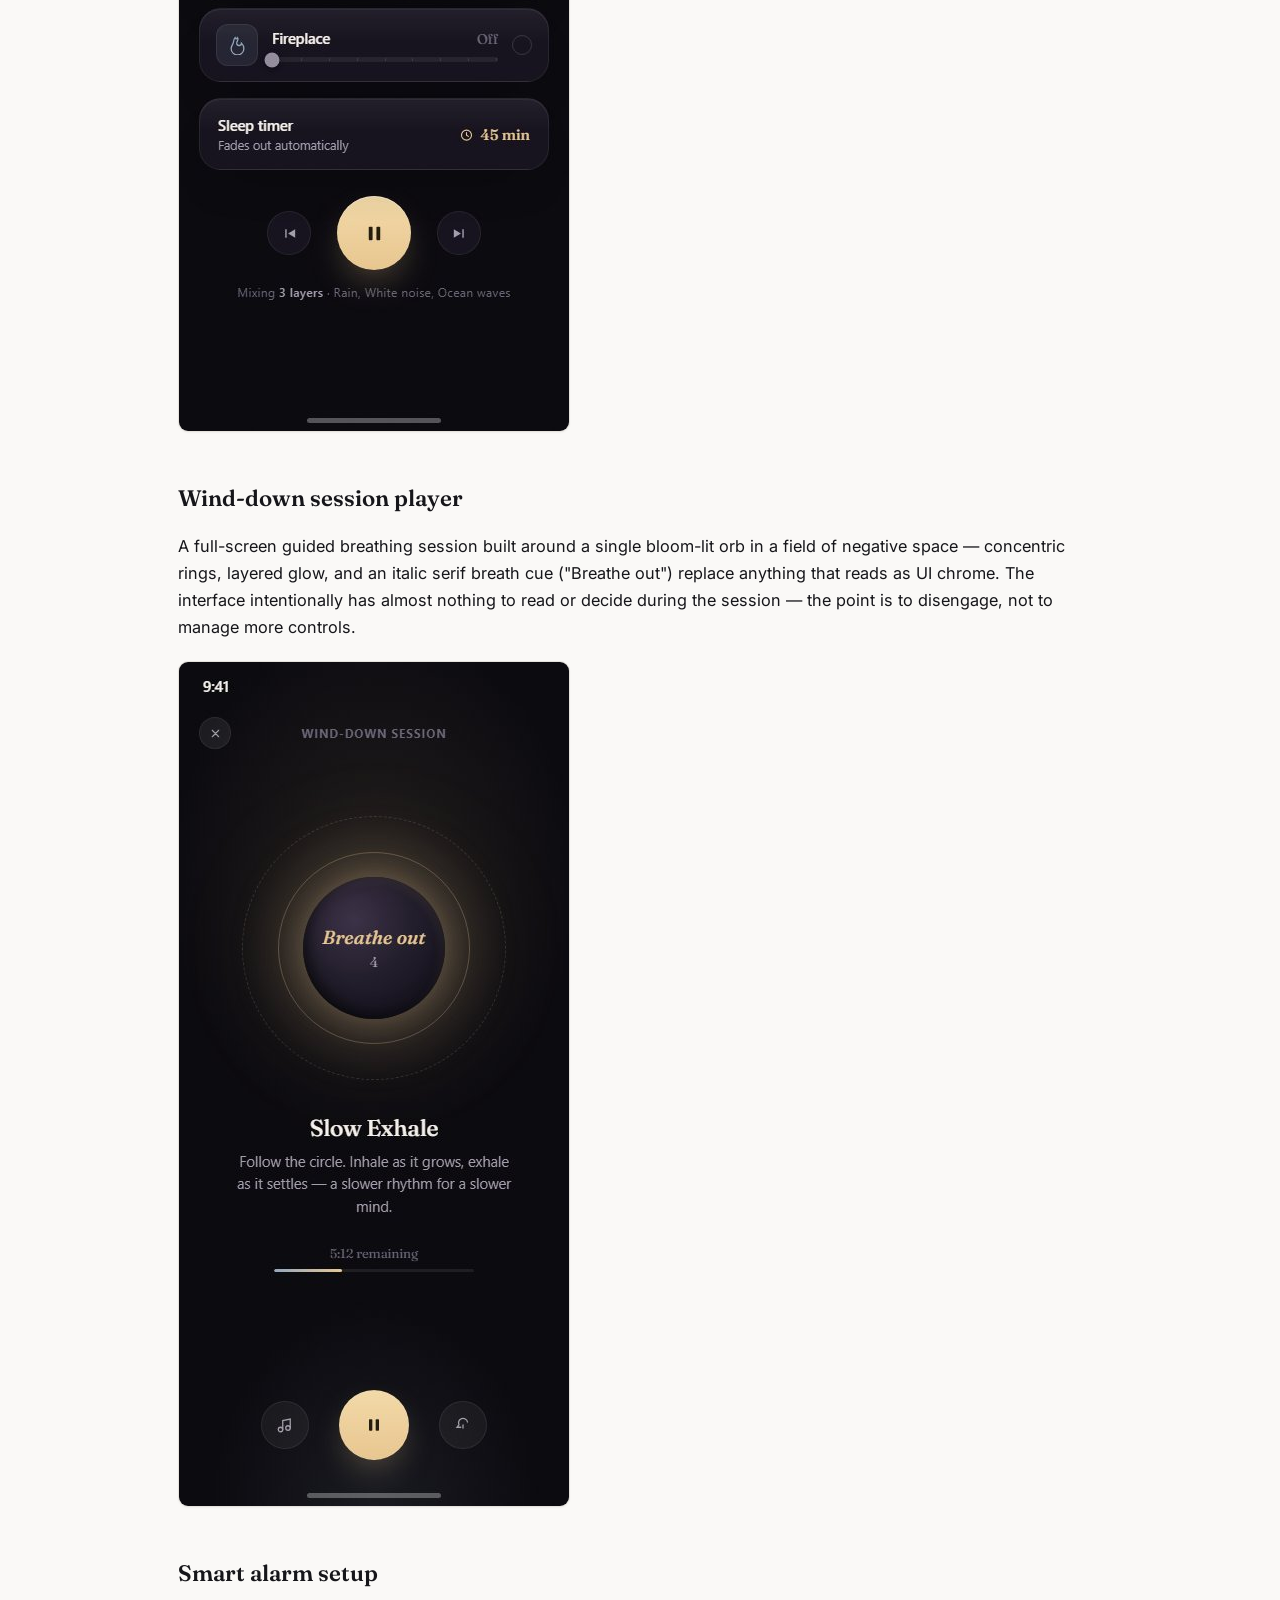
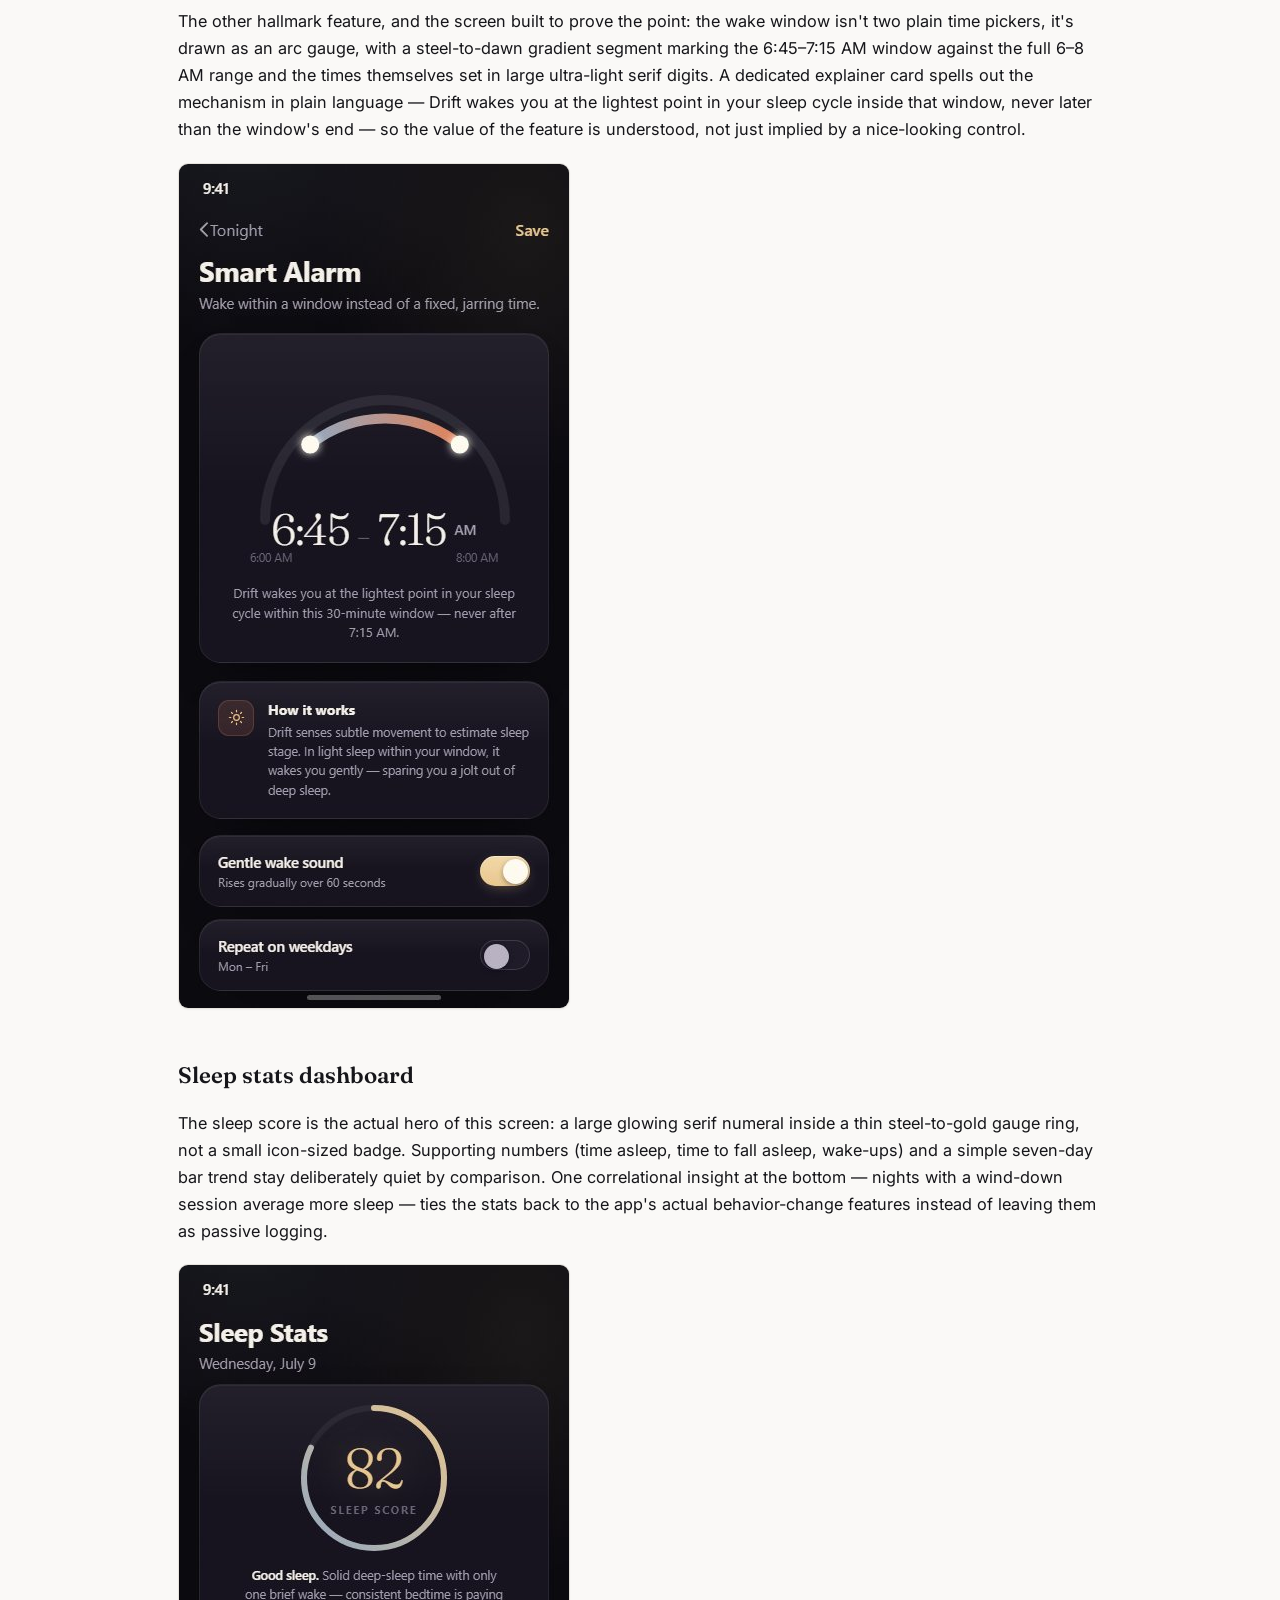
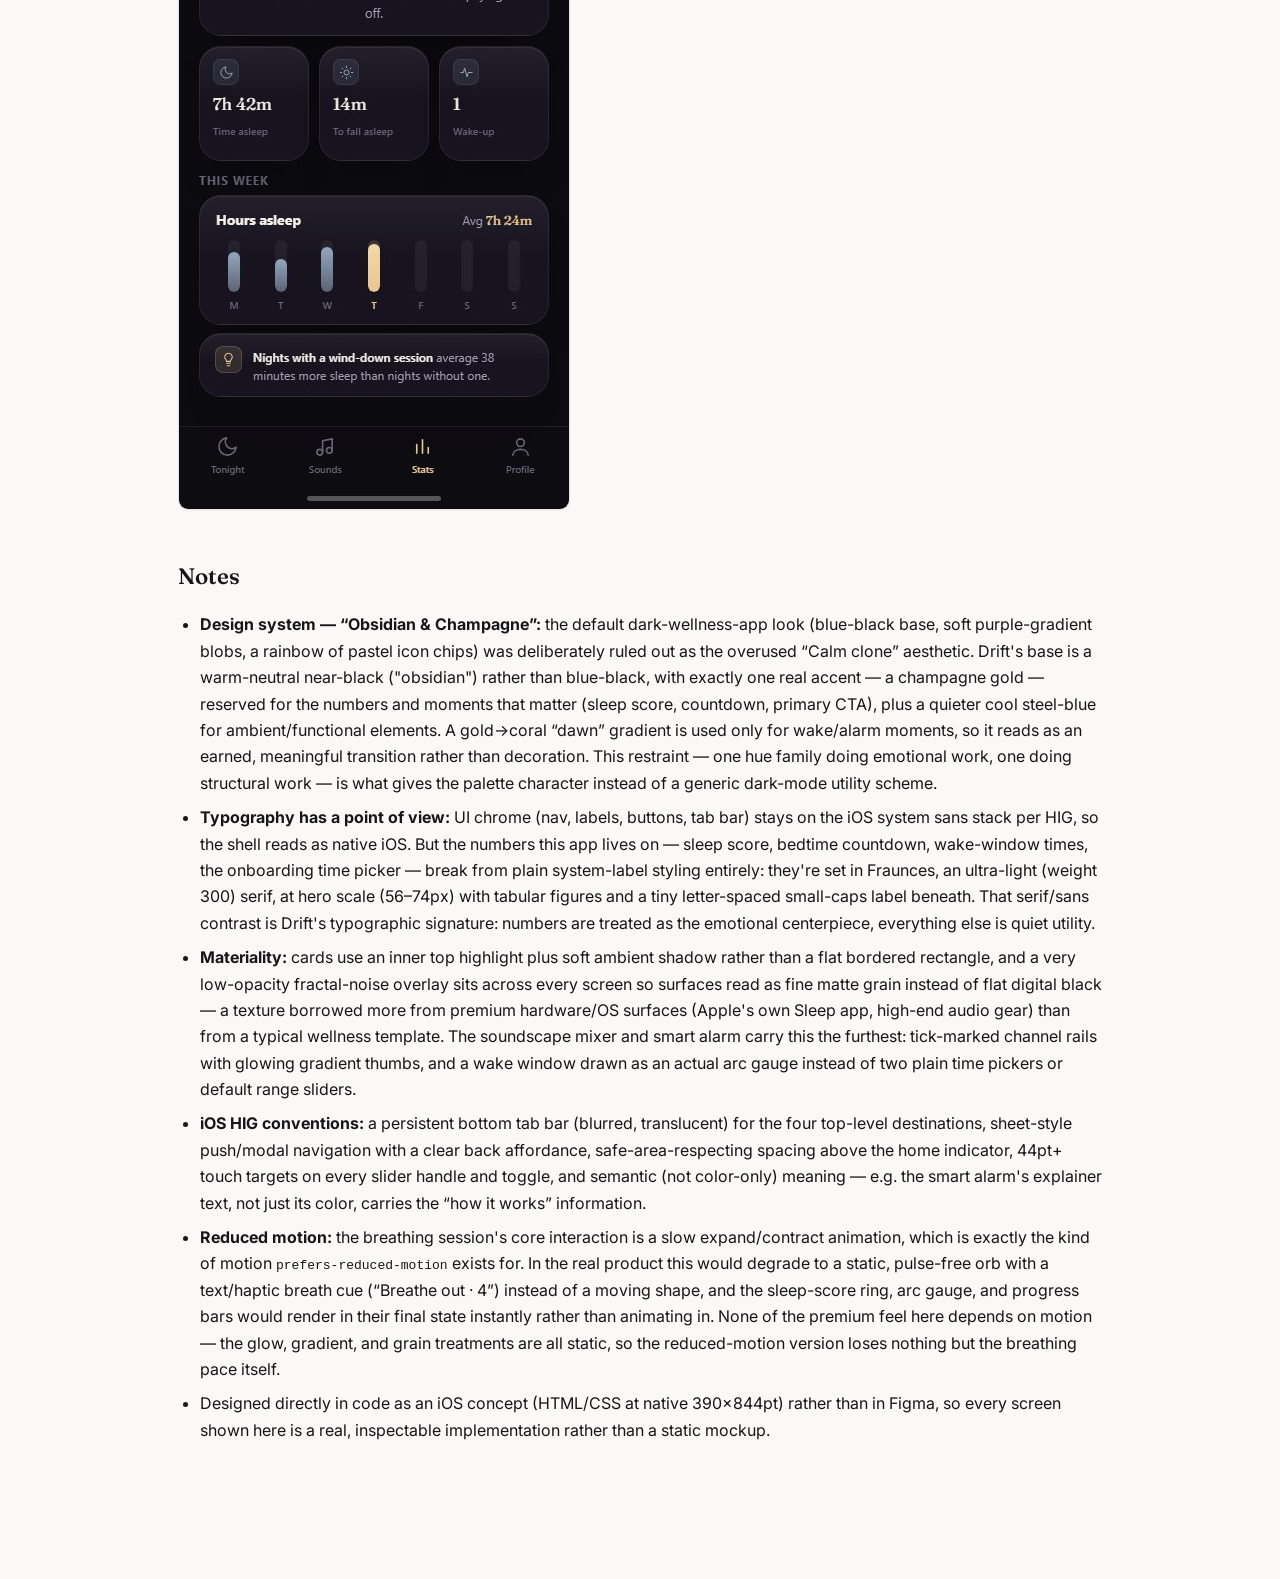
<file: projects/drift.html>
<!doctype html>
<html lang="en">
<head>
<meta charset="utf-8">
<meta name="viewport" content="width=device-width, initial-scale=1">
<title>Drift — UX Portfolio</title>
<link rel="stylesheet" href="../style.css">
</head>
<body>
<div class="container project">
  <a class="back" href="../index.html">&larr; Back to portfolio</a>

  <h1>Drift</h1>
  <p class="project-meta"><strong>Type:</strong> Concept design (UI exploration) &middot; <strong>Scope:</strong> iOS app, end-to-end</p>

  <p>Falling asleep is hard, and most sleep apps only help you measure that fact rather than fix it — they log data but don't actually calm anyone down. Worse, a fixed-time alarm undoes whatever good sleep you did get: waking up mid deep-sleep-cycle at a rigid 7:00 AM leaves you groggier than waking a few minutes later at a naturally lighter point in the cycle. Drift is a concept for an iOS sleep and wind-down app built around two ideas: actively help someone relax into sleep (not just track it), and wake them gently within a window instead of jolting them awake at a fixed second.</p>

  <h2>Onboarding &mdash; sleep goal setup</h2>
  <p>A single, calm question — what time do you want to be asleep — sets the bedtime goal Drift builds everything else around. A fine-line orbit diagram stands in for the expected soft gradient blob, large serif time digits make the goal itself feel considered rather than a form field, and one primary action replaces the dense multi-screen setup flows most wellness apps open with.</p>
  <img src="../assets/drift/onboarding.jpg" alt="Drift onboarding screen showing bedtime goal setup with a fine-line orbit diagram and large serif time picker">

  <h2>Home (&ldquo;Tonight&rdquo;)</h2>
  <p>The nightly home base: a countdown to bedtime rendered as the screen's hero number, the smart alarm window and current soundscape at a glance, one-tap sound shortcuts, and tonight's suggested wind-down session. Everything a person needs before bed is reachable without digging into settings.</p>
  <img src="../assets/drift/home.jpg" alt="Drift home screen titled Tonight with a large glowing bedtime countdown, smart alarm window, and quick soundscape shortcuts">

  <h2>Soundscape mixer</h2>
  <p>This is one of Drift's two hallmark features, and it's treated as one: channel strips with tick-marked rails, glowing gradient-filled thumbs, and a gold-lit transport section give it the feel of a real hardware mixer rather than a stack of default range inputs. Users layer multiple sounds &mdash; rain, white noise, ocean waves, fireplace &mdash; and balance each one's level independently. A sleep timer fades the mix out automatically so it doesn't play all night.</p>
  <img src="../assets/drift/soundscape-mixer.jpg" alt="Drift soundscape mixer styled as a hardware-inspired channel mixer with glowing sliders for rain, white noise, ocean waves, and fireplace">

  <h2>Wind-down session player</h2>
  <p>A full-screen guided breathing session built around a single bloom-lit orb in a field of negative space — concentric rings, layered glow, and an italic serif breath cue ("Breathe out") replace anything that reads as UI chrome. The interface intentionally has almost nothing to read or decide during the session &mdash; the point is to disengage, not to manage more controls.</p>
  <img src="../assets/drift/wind-down-session.jpg" alt="Drift wind-down breathing session player with a glowing multi-ring breathing orb and italic serif breath cue">

  <h2>Smart alarm setup</h2>
  <p>The other hallmark feature, and the screen built to prove the point: the wake window isn't two plain time pickers, it's drawn as an arc gauge, with a steel-to-dawn gradient segment marking the 6:45&ndash;7:15 AM window against the full 6&ndash;8 AM range and the times themselves set in large ultra-light serif digits. A dedicated explainer card spells out the mechanism in plain language &mdash; Drift wakes you at the lightest point in your sleep cycle inside that window, never later than the window's end &mdash; so the value of the feature is understood, not just implied by a nice-looking control.</p>
  <img src="../assets/drift/smart-alarm.jpg" alt="Drift smart alarm setup screen with an arc-gauge wake window visual from 6:45 to 7:15 AM and an explanation card">

  <h2>Sleep stats dashboard</h2>
  <p>The sleep score is the actual hero of this screen: a large glowing serif numeral inside a thin steel-to-gold gauge ring, not a small icon-sized badge. Supporting numbers (time asleep, time to fall asleep, wake-ups) and a simple seven-day bar trend stay deliberately quiet by comparison. One correlational insight at the bottom &mdash; nights with a wind-down session average more sleep &mdash; ties the stats back to the app's actual behavior-change features instead of leaving them as passive logging.</p>
  <img src="../assets/drift/sleep-stats.jpg" alt="Drift sleep stats dashboard with a large glowing sleep score ring, key stats, and a weekly hours-asleep bar chart">

  <h2>Notes</h2>
  <ul>
    <li><strong>Design system &mdash; &ldquo;Obsidian &amp; Champagne&rdquo;:</strong> the default dark-wellness-app look (blue-black base, soft purple-gradient blobs, a rainbow of pastel icon chips) was deliberately ruled out as the overused &ldquo;Calm clone&rdquo; aesthetic. Drift's base is a warm-neutral near-black ("obsidian") rather than blue-black, with exactly one real accent &mdash; a champagne gold &mdash; reserved for the numbers and moments that matter (sleep score, countdown, primary CTA), plus a quieter cool steel-blue for ambient/functional elements. A gold&rarr;coral &ldquo;dawn&rdquo; gradient is used only for wake/alarm moments, so it reads as an earned, meaningful transition rather than decoration. This restraint &mdash; one hue family doing emotional work, one doing structural work &mdash; is what gives the palette character instead of a generic dark-mode utility scheme.</li>
    <li><strong>Typography has a point of view:</strong> UI chrome (nav, labels, buttons, tab bar) stays on the iOS system sans stack per HIG, so the shell reads as native iOS. But the numbers this app lives on &mdash; sleep score, bedtime countdown, wake-window times, the onboarding time picker &mdash; break from plain system-label styling entirely: they're set in Fraunces, an ultra-light (weight 300) serif, at hero scale (56&ndash;74px) with tabular figures and a tiny letter-spaced small-caps label beneath. That serif/sans contrast is Drift's typographic signature: numbers are treated as the emotional centerpiece, everything else is quiet utility.</li>
    <li><strong>Materiality:</strong> cards use an inner top highlight plus soft ambient shadow rather than a flat bordered rectangle, and a very low-opacity fractal-noise overlay sits across every screen so surfaces read as fine matte grain instead of flat digital black &mdash; a texture borrowed more from premium hardware/OS surfaces (Apple's own Sleep app, high-end audio gear) than from a typical wellness template. The soundscape mixer and smart alarm carry this the furthest: tick-marked channel rails with glowing gradient thumbs, and a wake window drawn as an actual arc gauge instead of two plain time pickers or default range sliders.</li>
    <li><strong>iOS HIG conventions:</strong> a persistent bottom tab bar (blurred, translucent) for the four top-level destinations, sheet-style push/modal navigation with a clear back affordance, safe-area-respecting spacing above the home indicator, 44pt+ touch targets on every slider handle and toggle, and semantic (not color-only) meaning &mdash; e.g. the smart alarm's explainer text, not just its color, carries the &ldquo;how it works&rdquo; information.</li>
    <li><strong>Reduced motion:</strong> the breathing session's core interaction is a slow expand/contract animation, which is exactly the kind of motion <code>prefers-reduced-motion</code> exists for. In the real product this would degrade to a static, pulse-free orb with a text/haptic breath cue (&ldquo;Breathe out &middot; 4&rdquo;) instead of a moving shape, and the sleep-score ring, arc gauge, and progress bars would render in their final state instantly rather than animating in. None of the premium feel here depends on motion &mdash; the glow, gradient, and grain treatments are all static, so the reduced-motion version loses nothing but the breathing pace itself.</li>
    <li>Designed directly in code as an iOS concept (HTML/CSS at native 390&times;844pt) rather than in Figma, so every screen shown here is a real, inspectable implementation rather than a static mockup.</li>
  </ul>
</div>
</body>
</html>
</file>
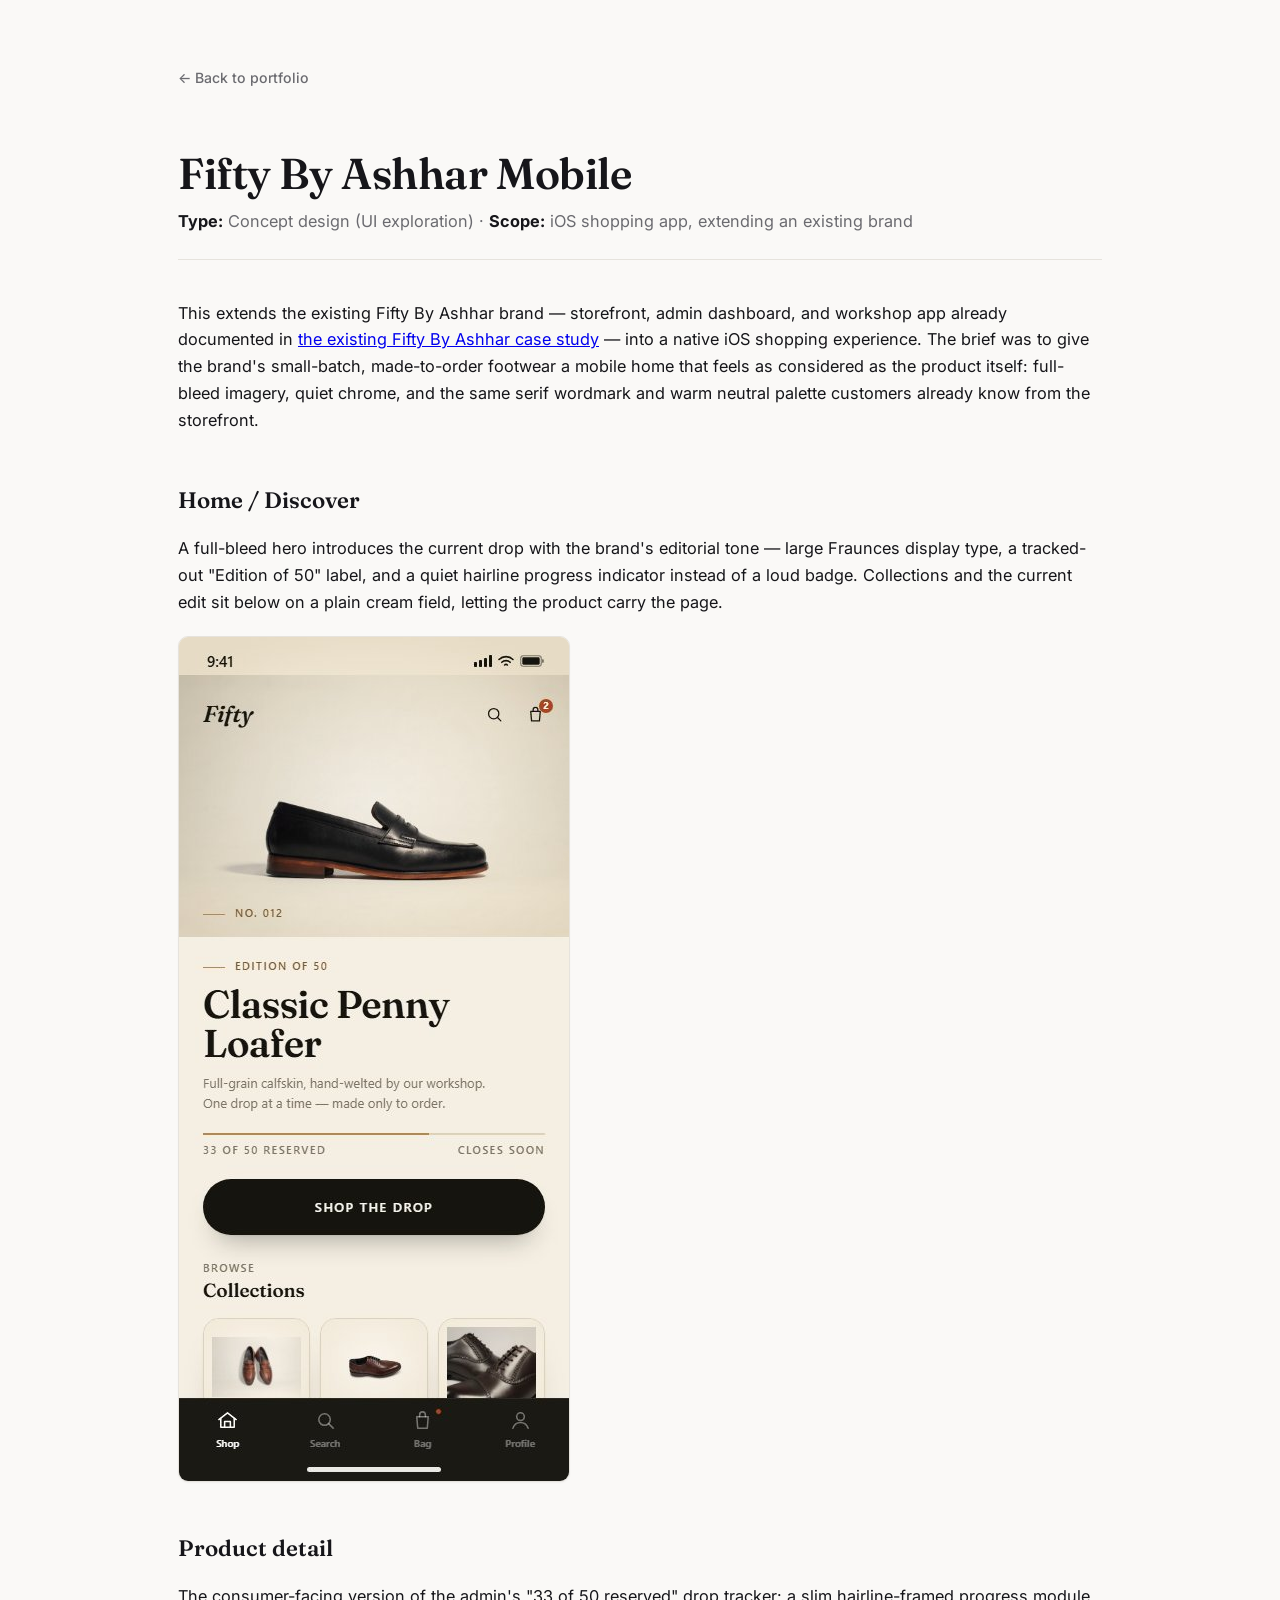
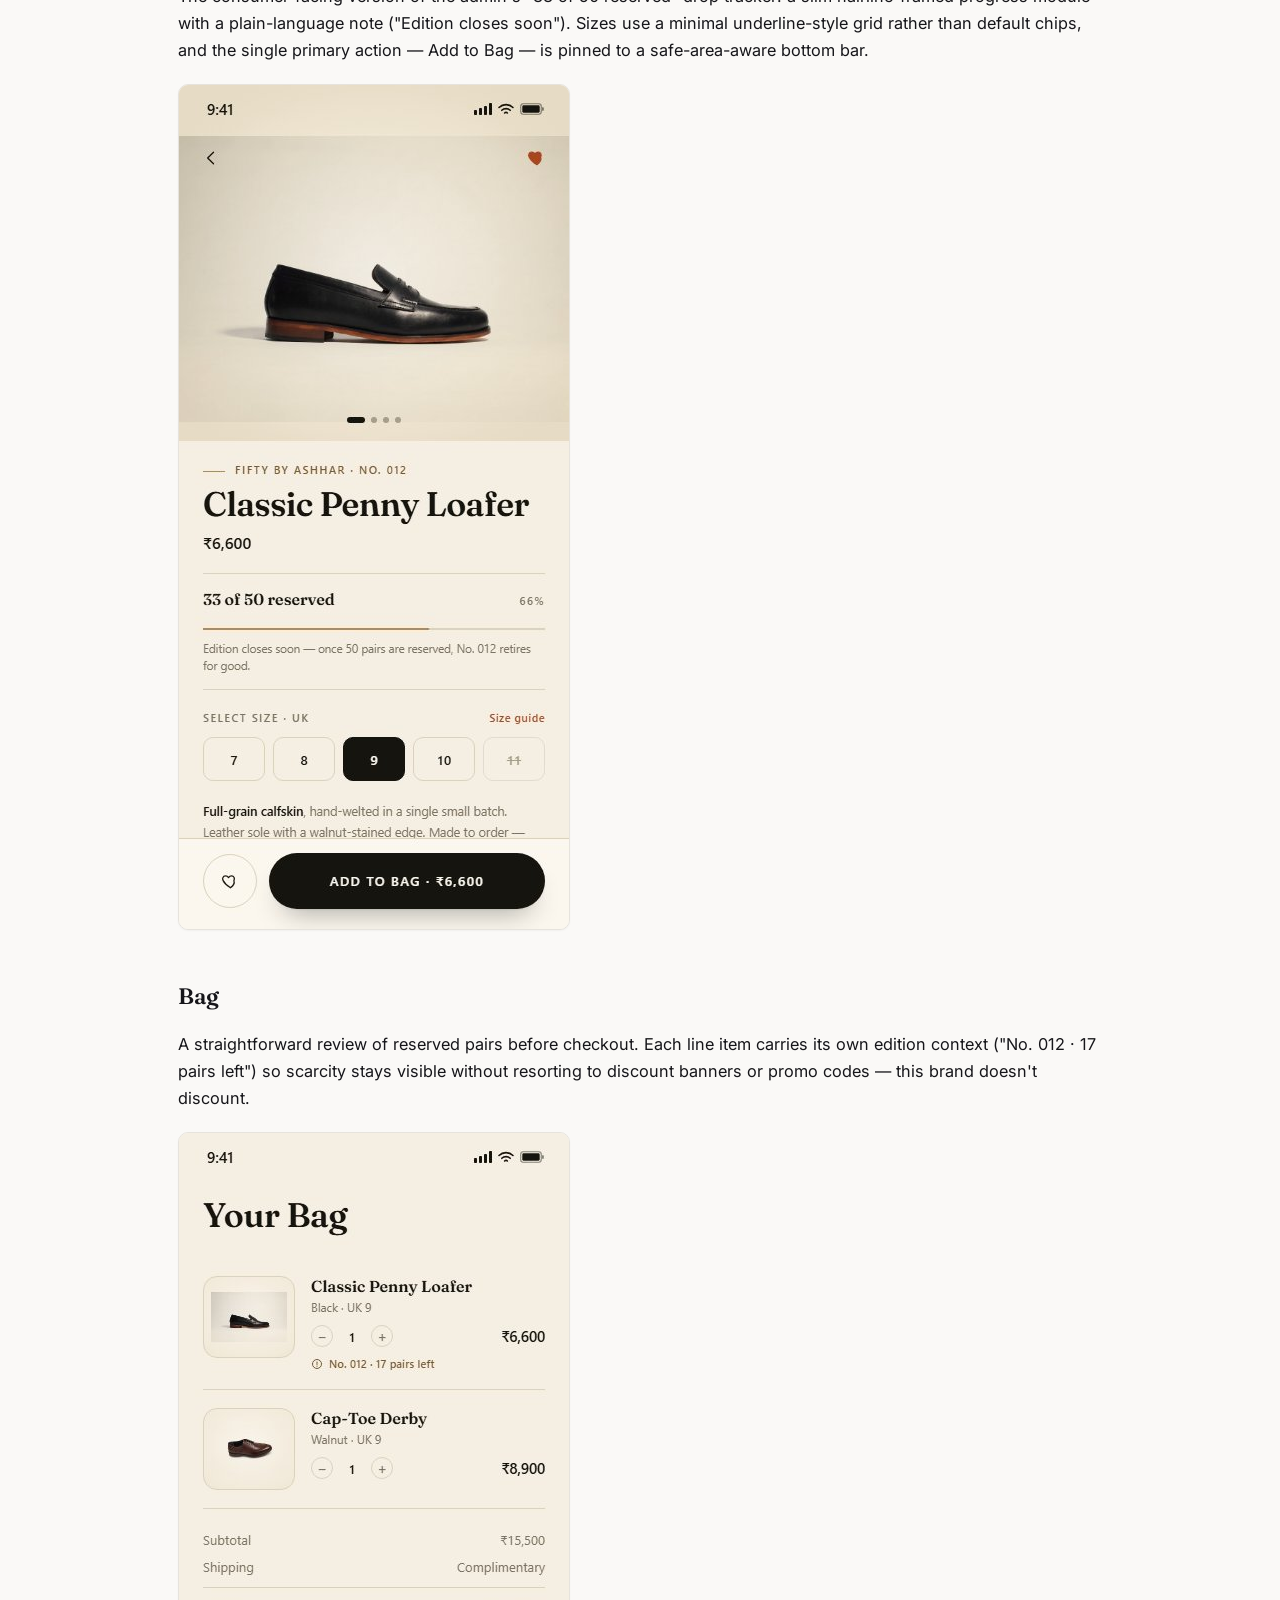
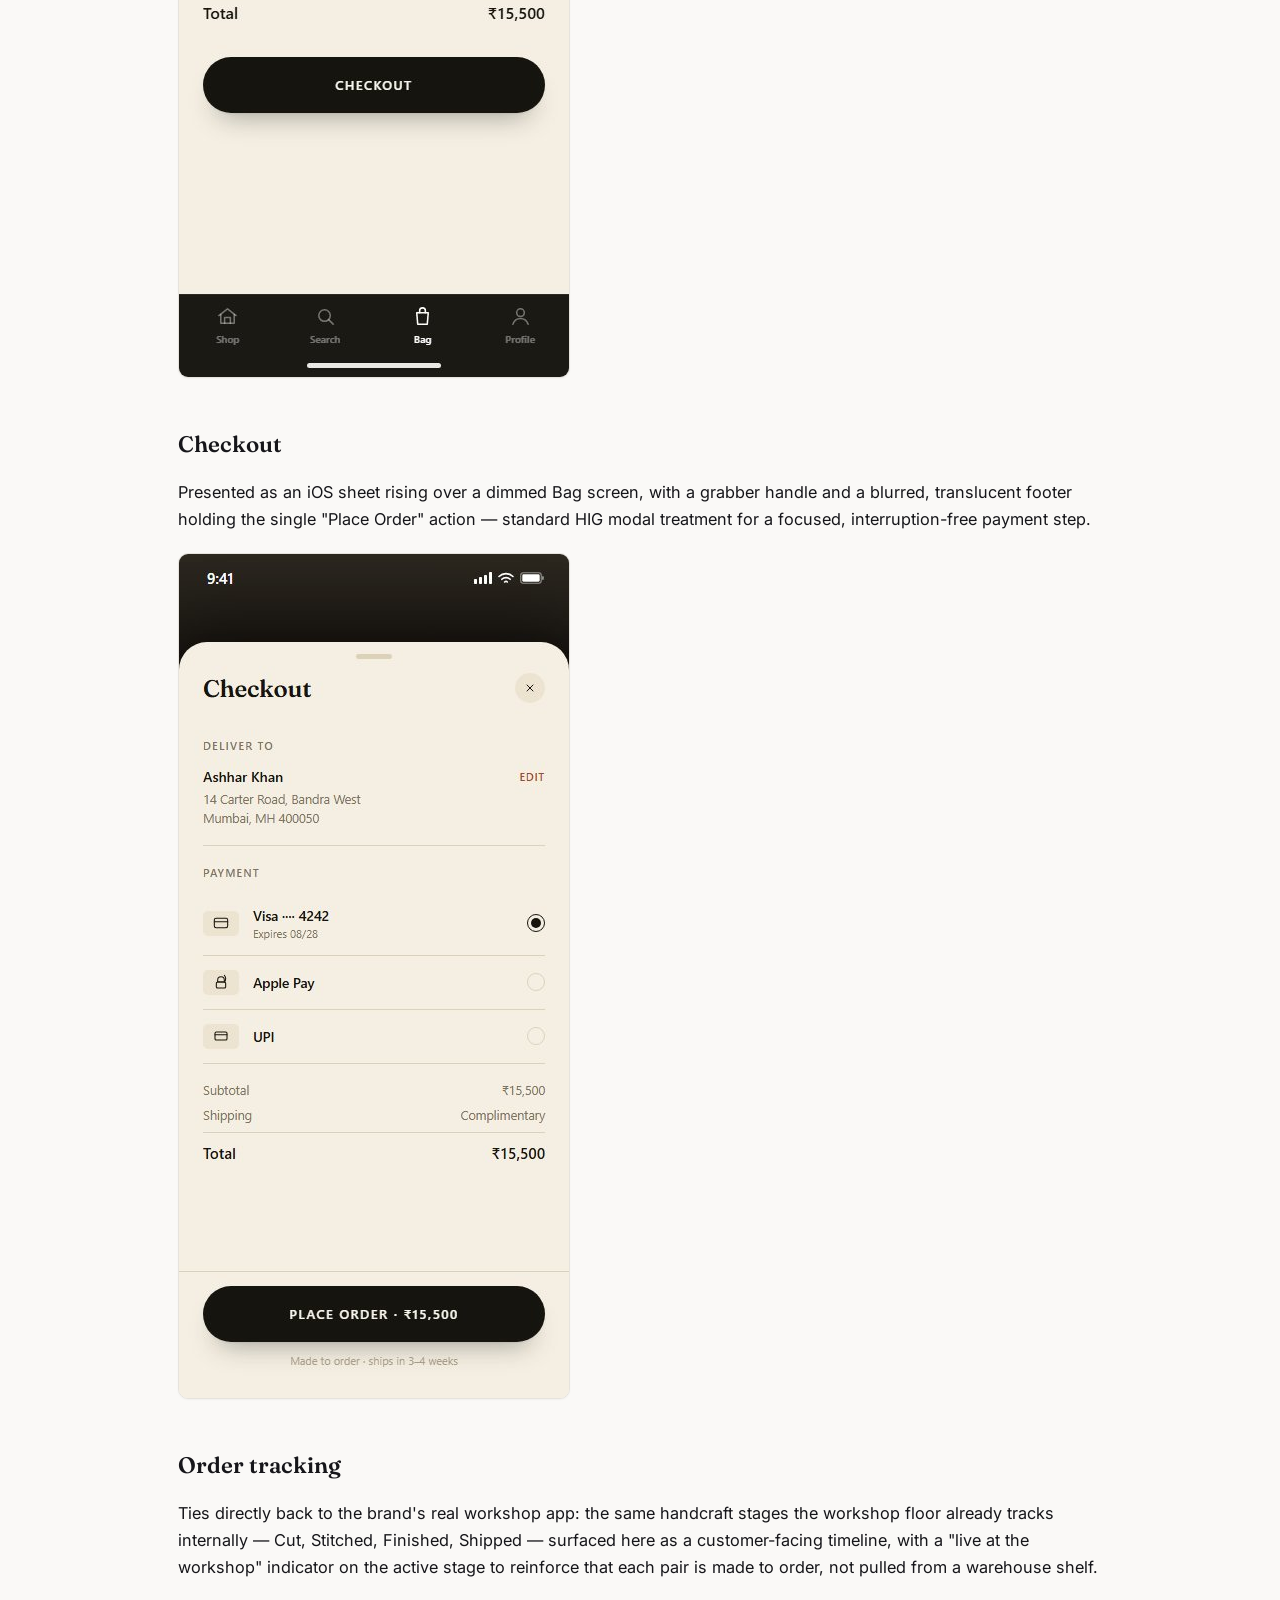
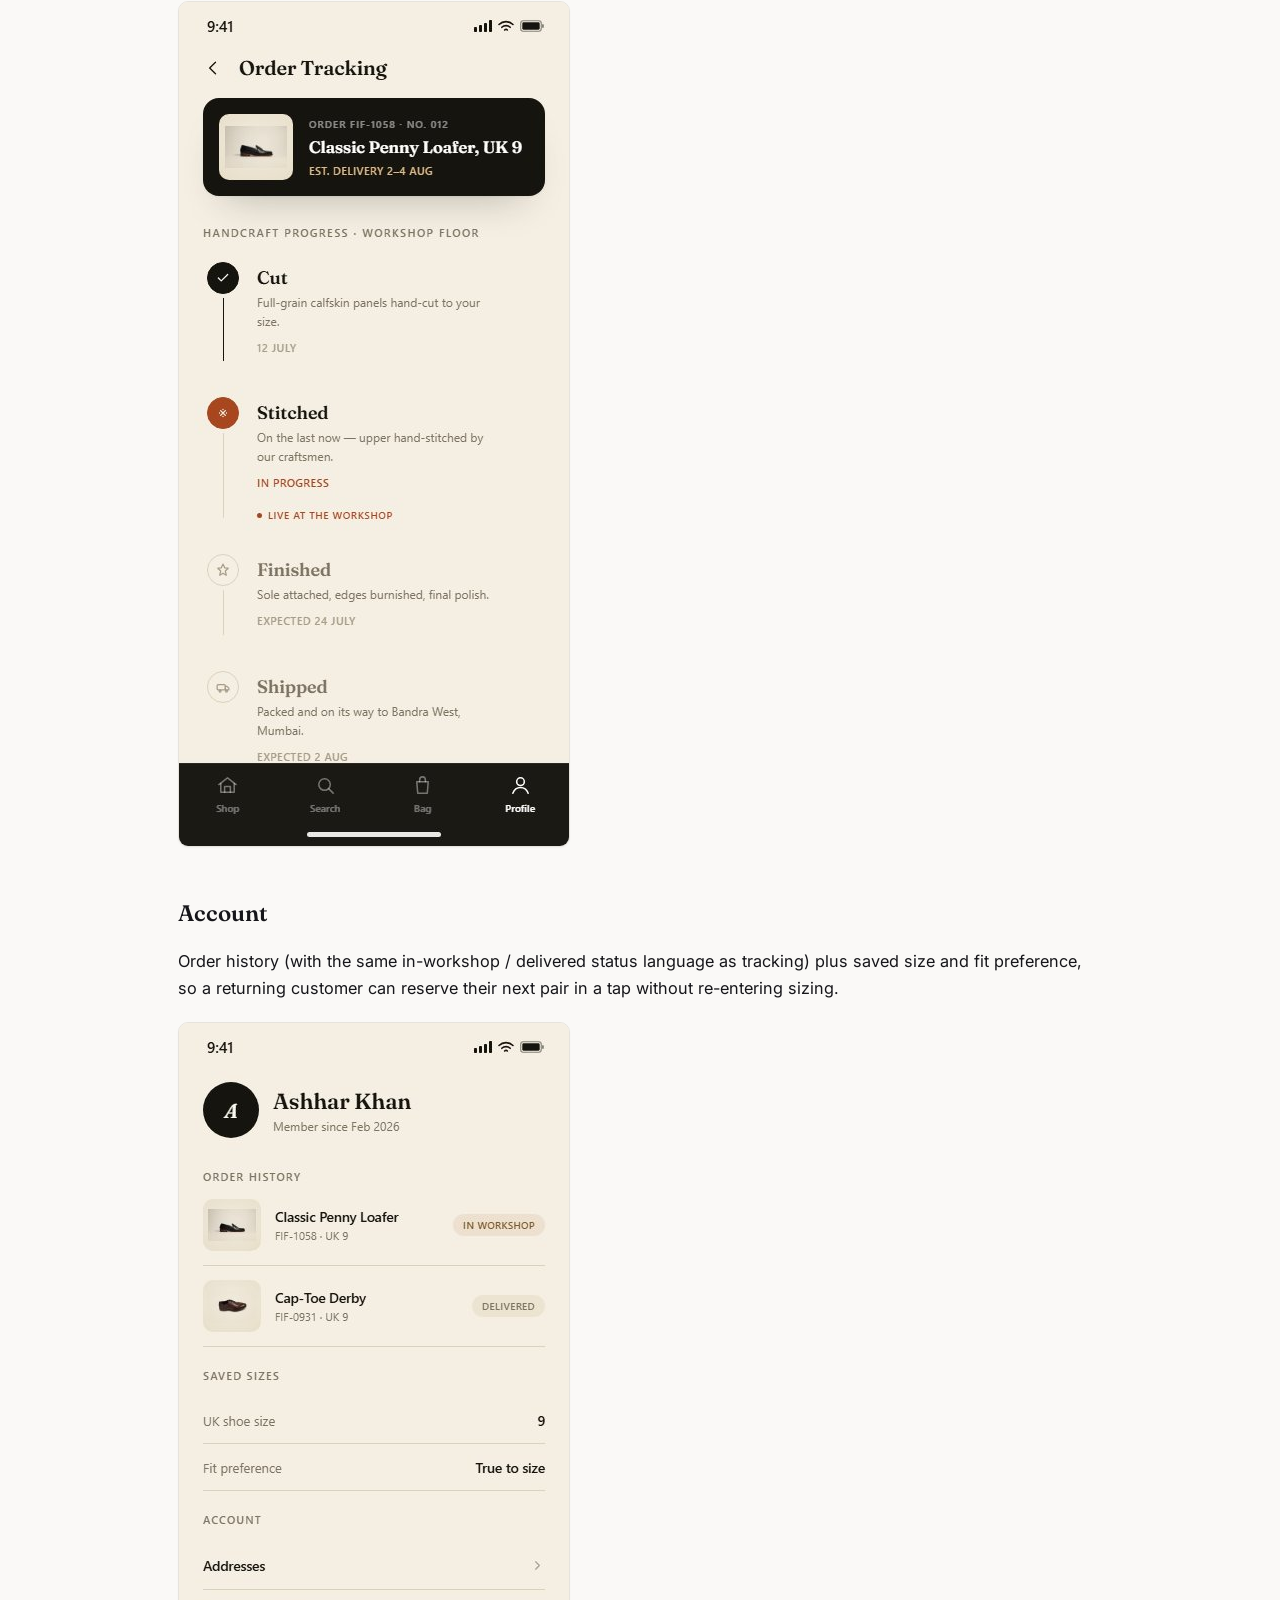
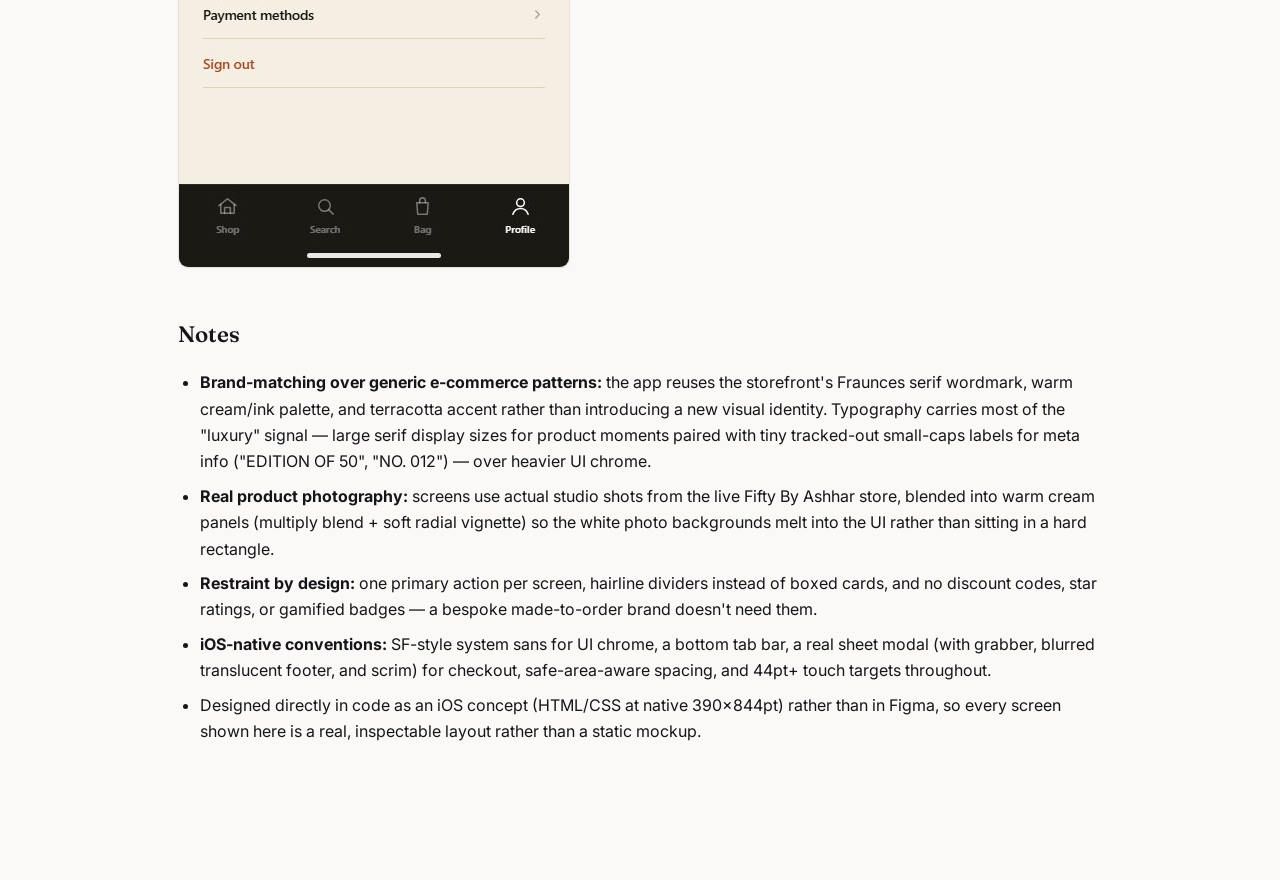
<file: projects/fifty-by-ashhar-app.html>
<!doctype html>
<html lang="en">
<head>
<meta charset="utf-8">
<meta name="viewport" content="width=device-width, initial-scale=1">
<title>Fifty By Ashhar Mobile — UX Portfolio</title>
<link rel="stylesheet" href="../style.css">
</head>
<body>
<div class="container project">
  <a class="back" href="../index.html">&larr; Back to portfolio</a>

  <h1>Fifty By Ashhar Mobile</h1>
  <p class="project-meta"><strong>Type:</strong> Concept design (UI exploration) &middot; <strong>Scope:</strong> iOS shopping app, extending an existing brand</p>

  <p>This extends the existing Fifty By Ashhar brand &mdash; storefront, admin dashboard, and workshop app already documented in <a href="fifty-by-ashhar.html">the existing Fifty By Ashhar case study</a> &mdash; into a native iOS shopping experience. The brief was to give the brand's small-batch, made-to-order footwear a mobile home that feels as considered as the product itself: full-bleed imagery, quiet chrome, and the same serif wordmark and warm neutral palette customers already know from the storefront.</p>

  <h2>Home / Discover</h2>
  <p>A full-bleed hero introduces the current drop with the brand's editorial tone &mdash; large Fraunces display type, a tracked-out "Edition of 50" label, and a quiet hairline progress indicator instead of a loud badge. Collections and the current edit sit below on a plain cream field, letting the product carry the page.</p>
  <img src="../assets/fifty-by-ashhar-app/home.jpg" alt="Fifty By Ashhar app home screen">

  <h2>Product detail</h2>
  <p>The consumer-facing version of the admin's "33 of 50 reserved" drop tracker: a slim hairline-framed progress module with a plain-language note ("Edition closes soon"). Sizes use a minimal underline-style grid rather than default chips, and the single primary action &mdash; Add to Bag &mdash; is pinned to a safe-area-aware bottom bar.</p>
  <img src="../assets/fifty-by-ashhar-app/product-detail.jpg" alt="Fifty By Ashhar app product detail screen">

  <h2>Bag</h2>
  <p>A straightforward review of reserved pairs before checkout. Each line item carries its own edition context ("No. 012 &middot; 17 pairs left") so scarcity stays visible without resorting to discount banners or promo codes &mdash; this brand doesn't discount.</p>
  <img src="../assets/fifty-by-ashhar-app/bag.jpg" alt="Fifty By Ashhar app bag screen">

  <h2>Checkout</h2>
  <p>Presented as an iOS sheet rising over a dimmed Bag screen, with a grabber handle and a blurred, translucent footer holding the single "Place Order" action &mdash; standard HIG modal treatment for a focused, interruption-free payment step.</p>
  <img src="../assets/fifty-by-ashhar-app/checkout.jpg" alt="Fifty By Ashhar app checkout sheet">

  <h2>Order tracking</h2>
  <p>Ties directly back to the brand's real workshop app: the same handcraft stages the workshop floor already tracks internally &mdash; Cut, Stitched, Finished, Shipped &mdash; surfaced here as a customer-facing timeline, with a "live at the workshop" indicator on the active stage to reinforce that each pair is made to order, not pulled from a warehouse shelf.</p>
  <img src="../assets/fifty-by-ashhar-app/order-tracking.jpg" alt="Fifty By Ashhar app order tracking screen">

  <h2>Account</h2>
  <p>Order history (with the same in-workshop / delivered status language as tracking) plus saved size and fit preference, so a returning customer can reserve their next pair in a tap without re-entering sizing.</p>
  <img src="../assets/fifty-by-ashhar-app/account.jpg" alt="Fifty By Ashhar app account screen">

  <h2>Notes</h2>
  <ul>
    <li><strong>Brand-matching over generic e-commerce patterns:</strong> the app reuses the storefront's Fraunces serif wordmark, warm cream/ink palette, and terracotta accent rather than introducing a new visual identity. Typography carries most of the "luxury" signal &mdash; large serif display sizes for product moments paired with tiny tracked-out small-caps labels for meta info ("EDITION OF 50", "NO. 012") &mdash; over heavier UI chrome.</li>
    <li><strong>Real product photography:</strong> screens use actual studio shots from the live Fifty By Ashhar store, blended into warm cream panels (multiply blend + soft radial vignette) so the white photo backgrounds melt into the UI rather than sitting in a hard rectangle.</li>
    <li><strong>Restraint by design:</strong> one primary action per screen, hairline dividers instead of boxed cards, and no discount codes, star ratings, or gamified badges &mdash; a bespoke made-to-order brand doesn't need them.</li>
    <li><strong>iOS-native conventions:</strong> SF-style system sans for UI chrome, a bottom tab bar, a real sheet modal (with grabber, blurred translucent footer, and scrim) for checkout, safe-area-aware spacing, and 44pt+ touch targets throughout.</li>
    <li>Designed directly in code as an iOS concept (HTML/CSS at native 390&times;844pt) rather than in Figma, so every screen shown here is a real, inspectable layout rather than a static mockup.</li>
  </ul>
</div>
</body>
</html>
</file>
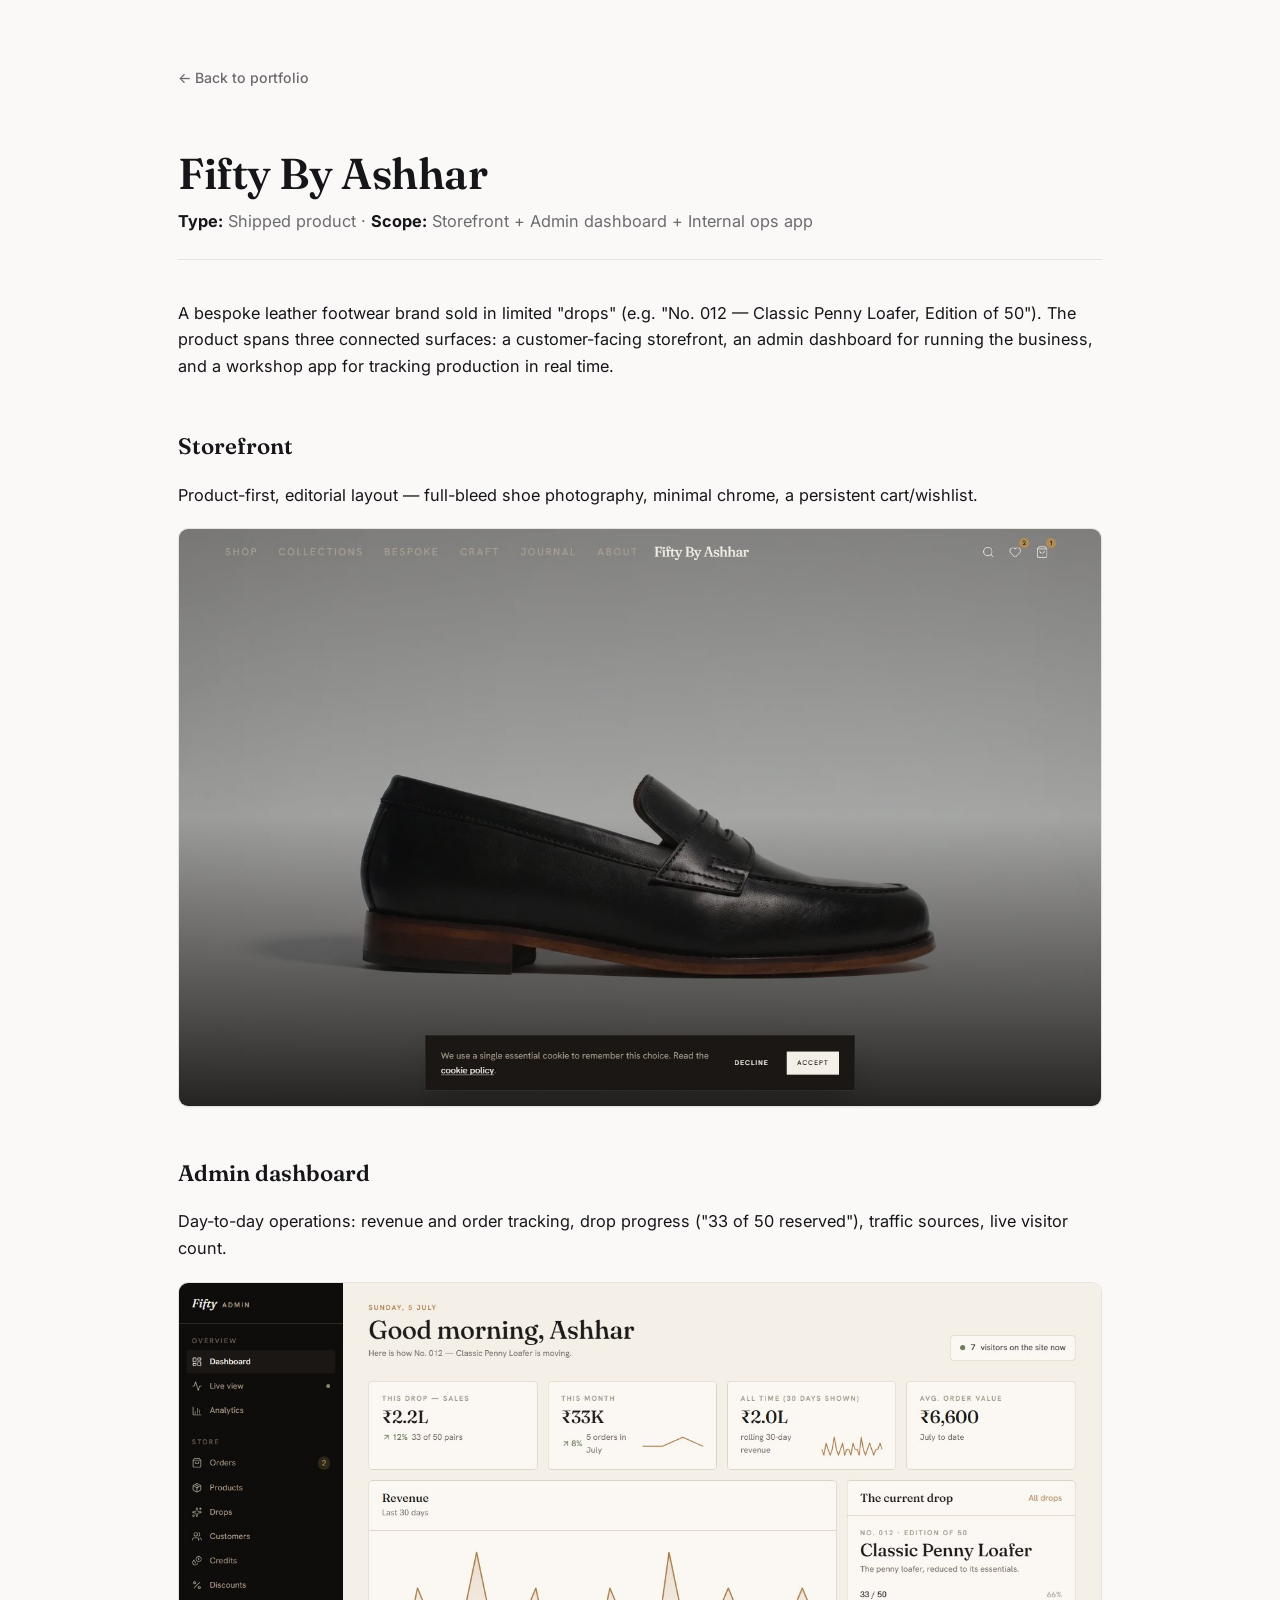
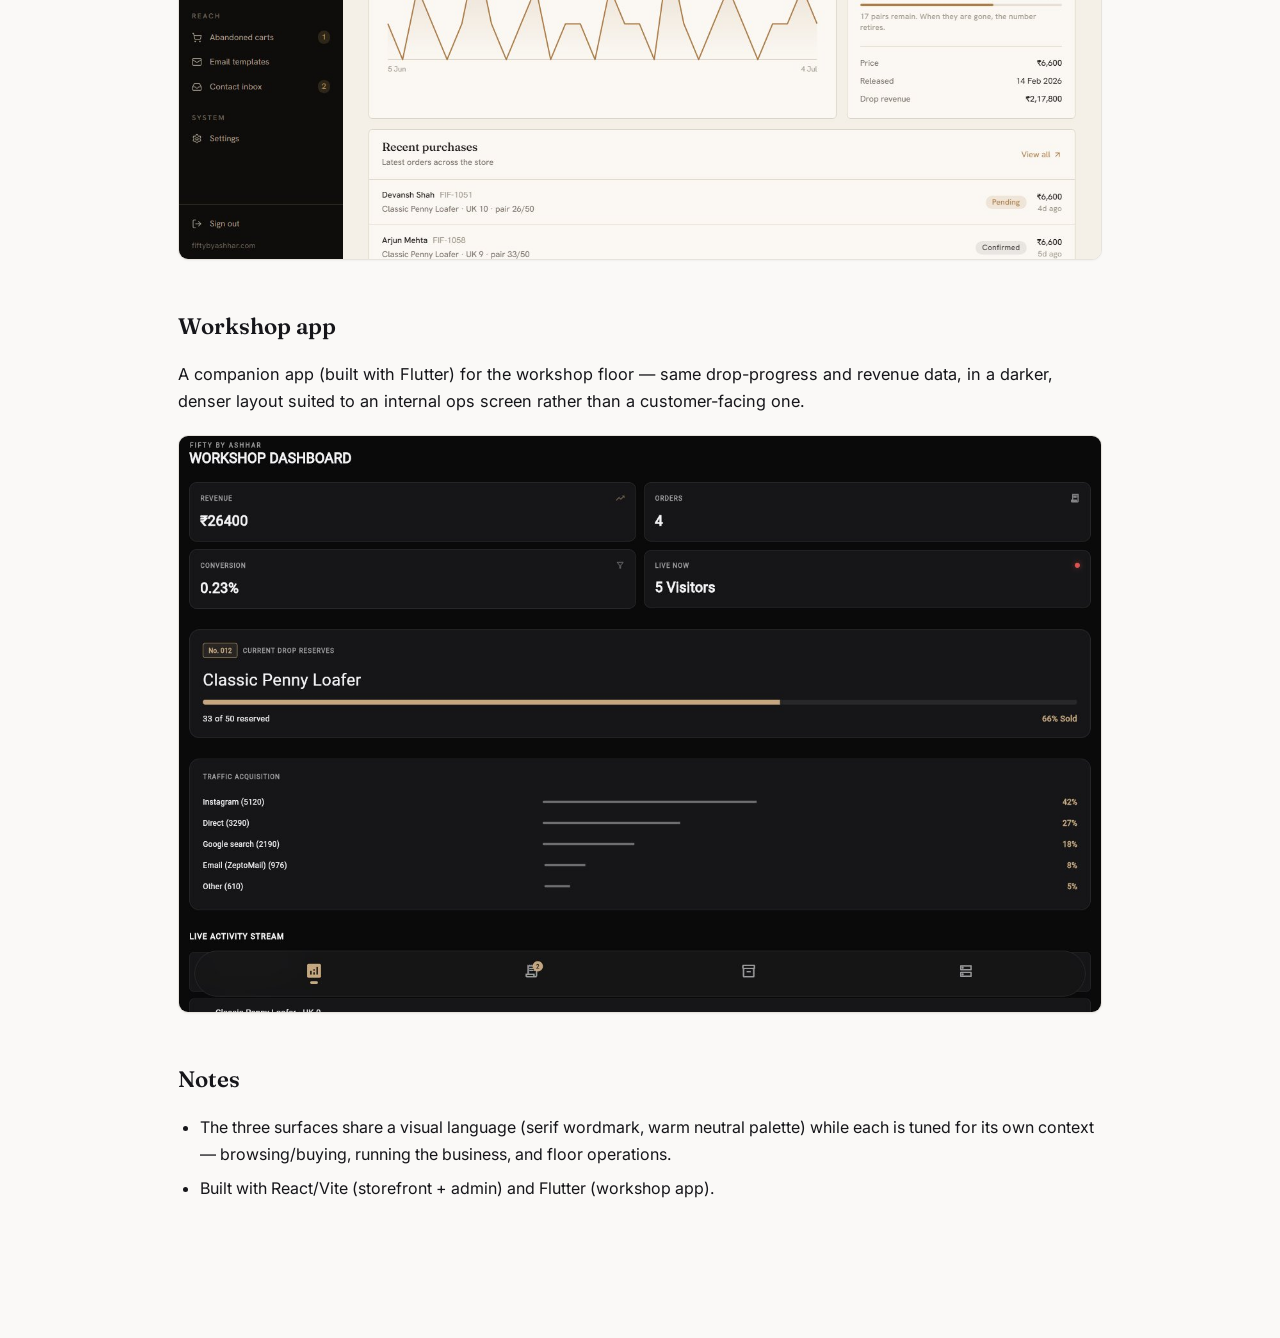
<file: projects/fifty-by-ashhar.html>
<!doctype html>
<html lang="en">
<head>
<meta charset="utf-8">
<meta name="viewport" content="width=device-width, initial-scale=1">
<title>Fifty By Ashhar — UX Portfolio</title>
<link rel="stylesheet" href="../style.css">
</head>
<body>
<div class="container project">
  <a class="back" href="../index.html">&larr; Back to portfolio</a>

  <h1>Fifty By Ashhar</h1>
  <p class="project-meta"><strong>Type:</strong> Shipped product &middot; <strong>Scope:</strong> Storefront + Admin dashboard + Internal ops app</p>

  <p>A bespoke leather footwear brand sold in limited "drops" (e.g. "No. 012 — Classic Penny Loafer, Edition of 50"). The product spans three connected surfaces: a customer-facing storefront, an admin dashboard for running the business, and a workshop app for tracking production in real time.</p>

  <h2>Storefront</h2>
  <p>Product-first, editorial layout — full-bleed shoe photography, minimal chrome, a persistent cart/wishlist.</p>
  <img src="../assets/fifty-by-ashhar/storefront.jpg" alt="Fifty By Ashhar storefront">

  <h2>Admin dashboard</h2>
  <p>Day-to-day operations: revenue and order tracking, drop progress ("33 of 50 reserved"), traffic sources, live visitor count.</p>
  <img src="../assets/fifty-by-ashhar/admin-dashboard.jpg" alt="Fifty By Ashhar admin dashboard">

  <h2>Workshop app</h2>
  <p>A companion app (built with Flutter) for the workshop floor — same drop-progress and revenue data, in a darker, denser layout suited to an internal ops screen rather than a customer-facing one.</p>
  <img src="../assets/fifty-by-ashhar/workshop-app.jpg" alt="Fifty By Ashhar workshop app">

  <h2>Notes</h2>
  <ul>
    <li>The three surfaces share a visual language (serif wordmark, warm neutral palette) while each is tuned for its own context — browsing/buying, running the business, and floor operations.</li>
    <li>Built with React/Vite (storefront + admin) and Flutter (workshop app).</li>
  </ul>
</div>
</body>
</html>
</file>
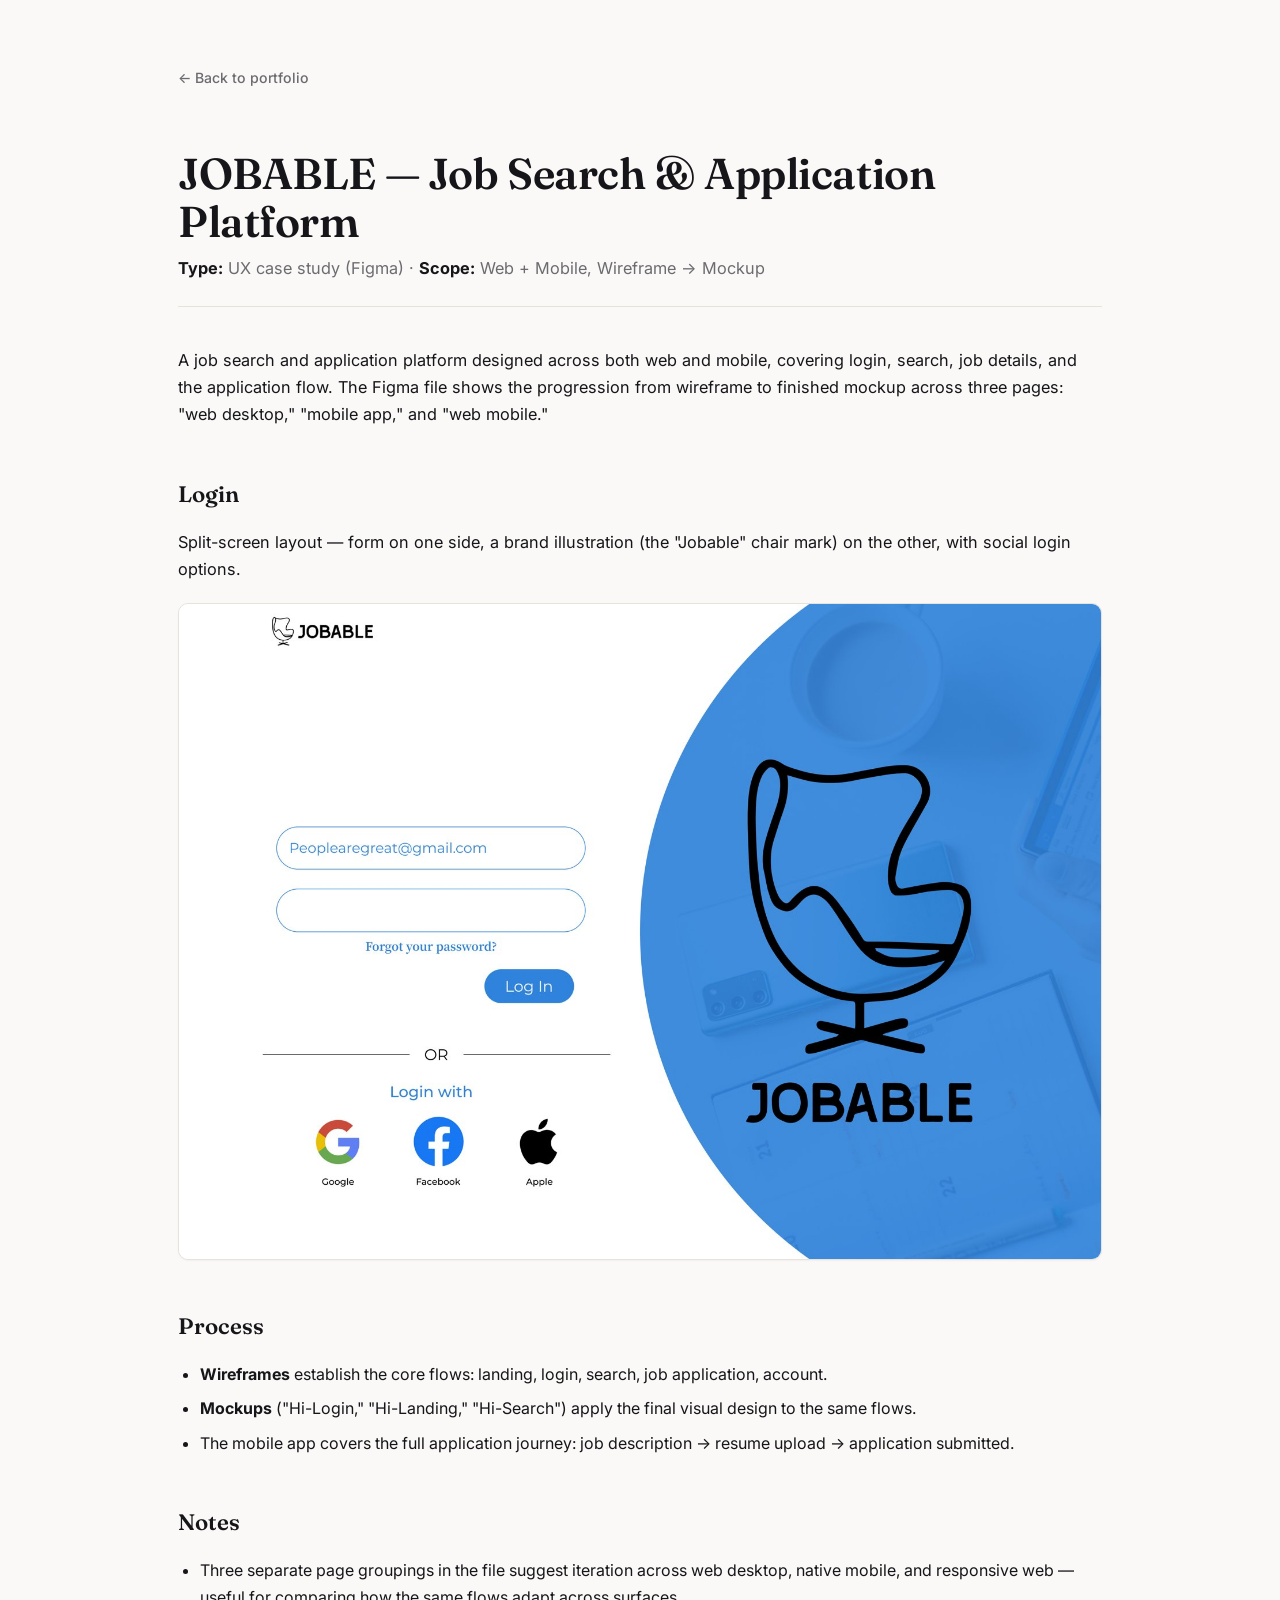
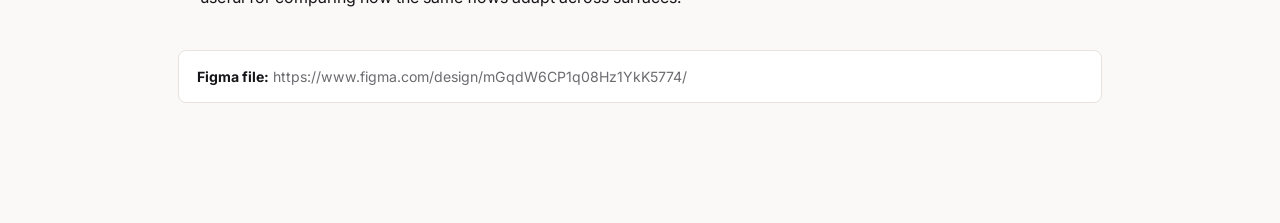
<file: projects/jobable.html>
<!doctype html>
<html lang="en">
<head>
<meta charset="utf-8">
<meta name="viewport" content="width=device-width, initial-scale=1">
<title>JOBABLE — UX Portfolio</title>
<link rel="stylesheet" href="../style.css">
</head>
<body>
<div class="container project">
  <a class="back" href="../index.html">&larr; Back to portfolio</a>

  <h1>JOBABLE — Job Search &amp; Application Platform</h1>
  <p class="project-meta"><strong>Type:</strong> UX case study (Figma) &middot; <strong>Scope:</strong> Web + Mobile, Wireframe &rarr; Mockup</p>

  <p>A job search and application platform designed across both web and mobile, covering login, search, job details, and the application flow. The Figma file shows the progression from wireframe to finished mockup across three pages: "web desktop," "mobile app," and "web mobile."</p>

  <h2>Login</h2>
  <p>Split-screen layout — form on one side, a brand illustration (the "Jobable" chair mark) on the other, with social login options.</p>
  <img src="../assets/jobable/hero.jpg" alt="JOBABLE login screen">

  <h2>Process</h2>
  <ul>
    <li><strong>Wireframes</strong> establish the core flows: landing, login, search, job application, account.</li>
    <li><strong>Mockups</strong> ("Hi-Login," "Hi-Landing," "Hi-Search") apply the final visual design to the same flows.</li>
    <li>The mobile app covers the full application journey: job description &rarr; resume upload &rarr; application submitted.</li>
  </ul>

  <h2>Notes</h2>
  <ul>
    <li>Three separate page groupings in the file suggest iteration across web desktop, native mobile, and responsive web — useful for comparing how the same flows adapt across surfaces.</li>
  </ul>

  <div class="figma-link"><strong>Figma file:</strong> https://www.figma.com/design/mGqdW6CP1q08Hz1YkK5774/</div>
</div>
</body>
</html>
</file>
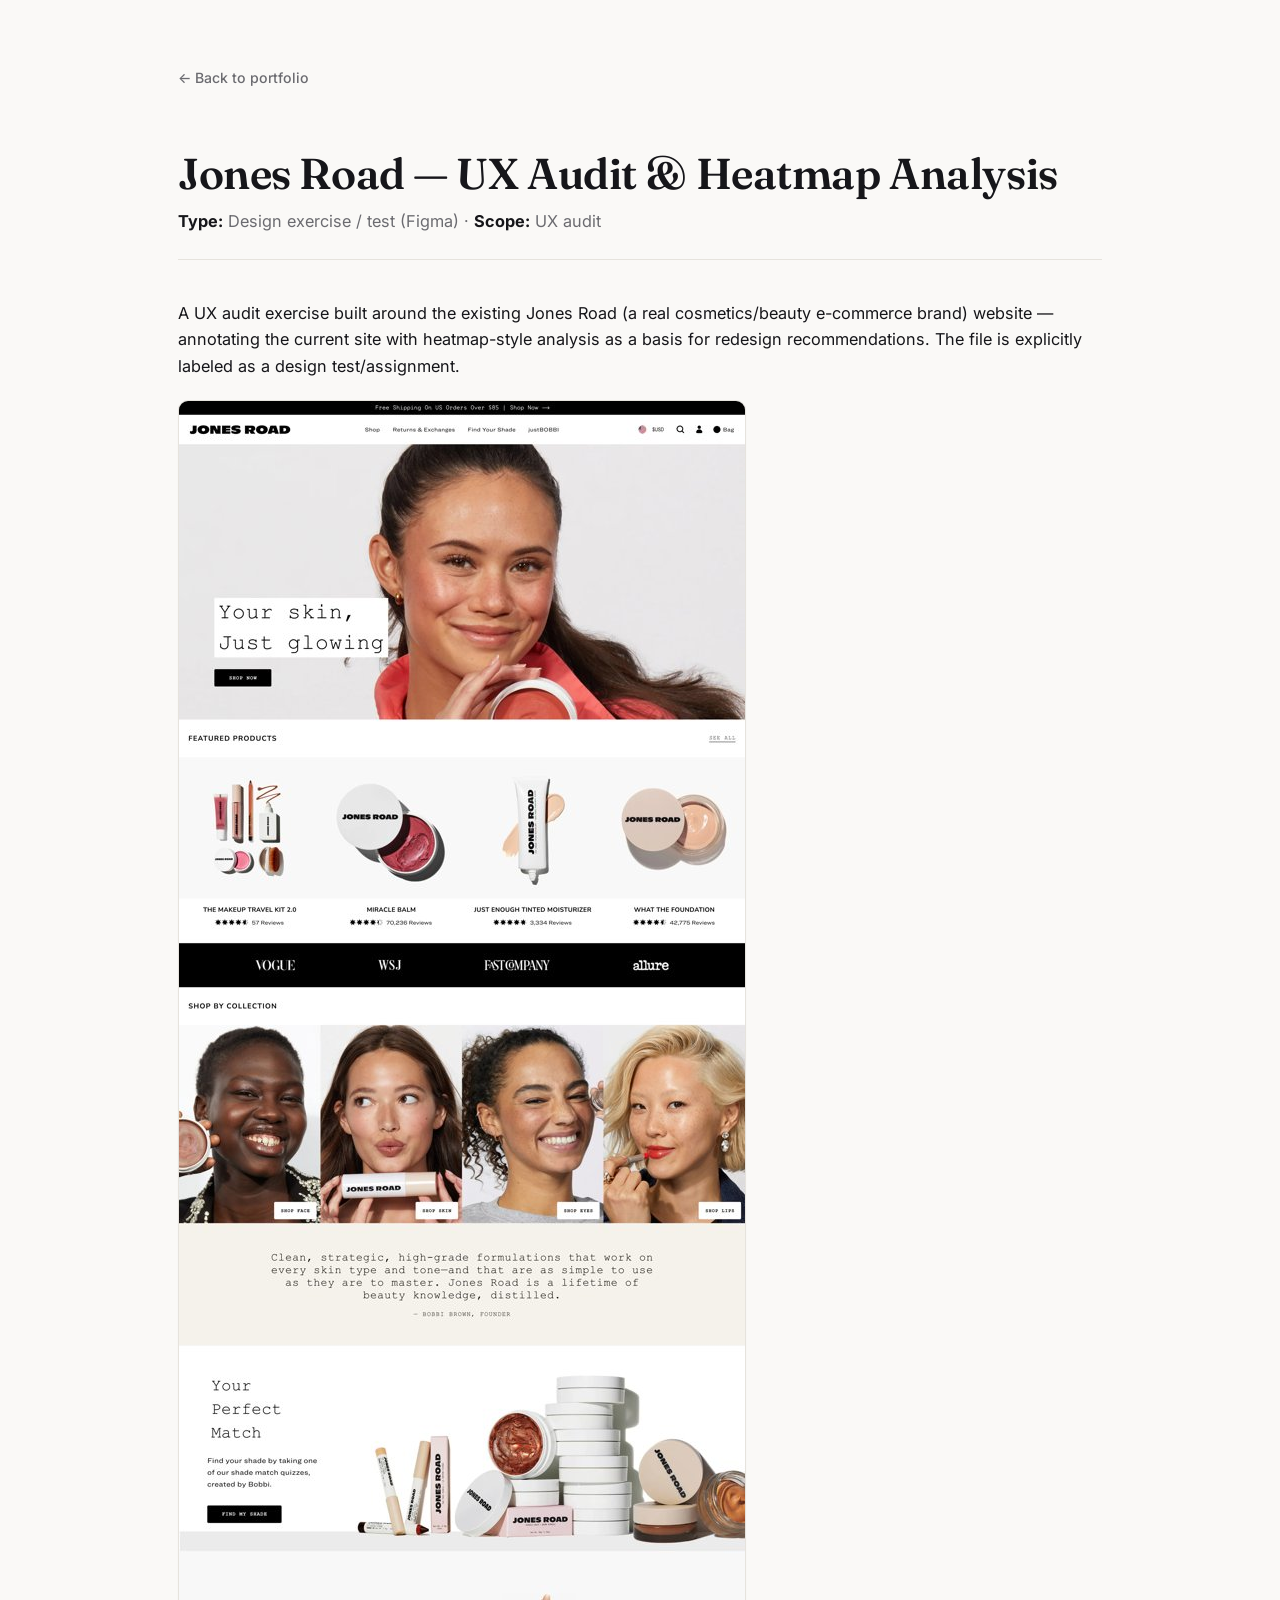
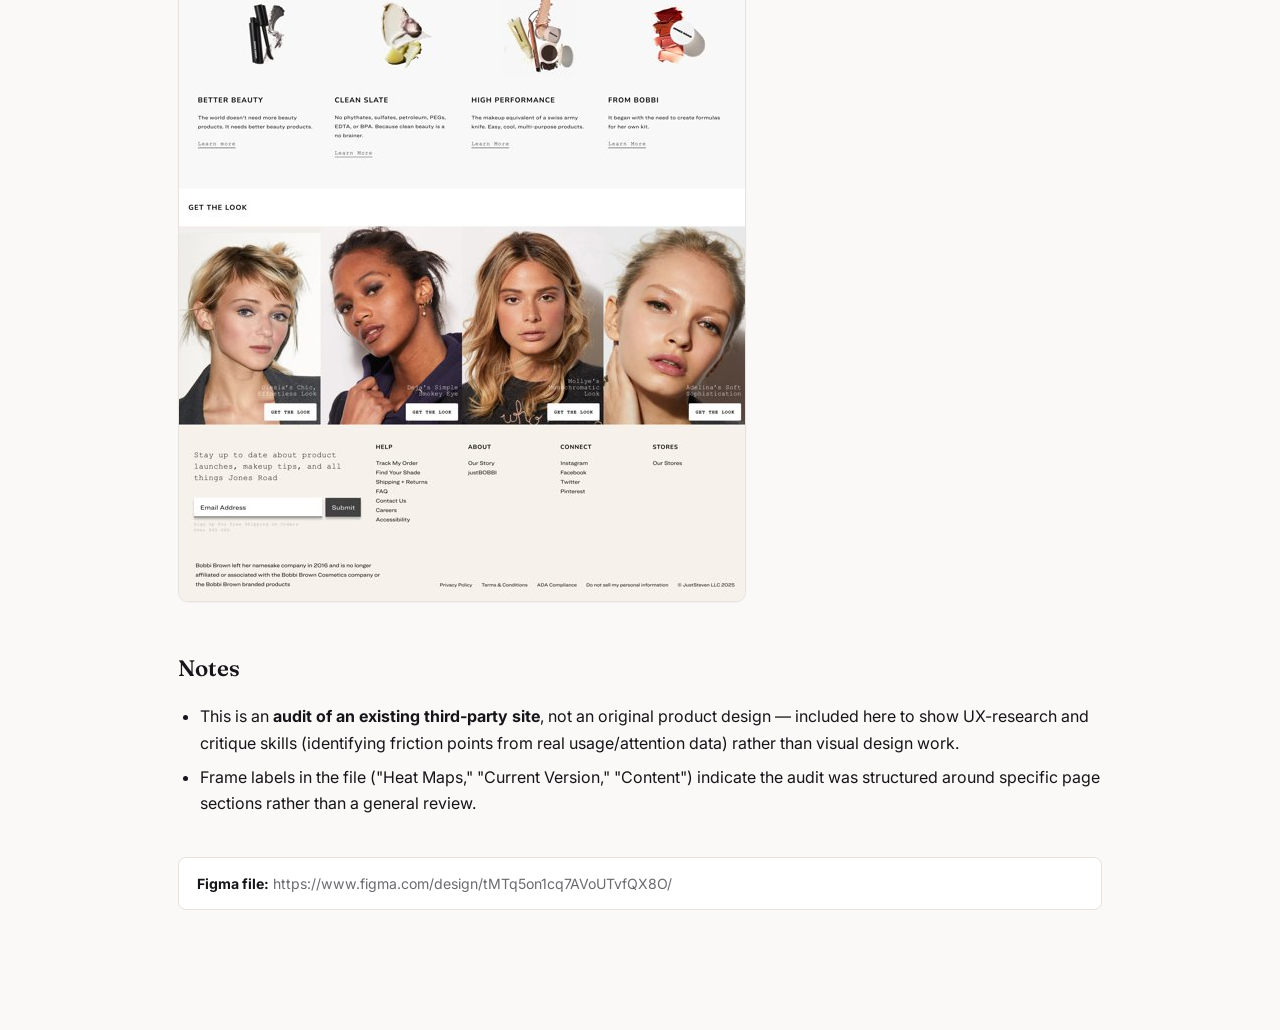
<file: projects/jones-road-audit.html>
<!doctype html>
<html lang="en">
<head>
<meta charset="utf-8">
<meta name="viewport" content="width=device-width, initial-scale=1">
<title>Jones Road UX Audit — UX Portfolio</title>
<link rel="stylesheet" href="../style.css">
</head>
<body>
<div class="container project">
  <a class="back" href="../index.html">&larr; Back to portfolio</a>

  <h1>Jones Road — UX Audit &amp; Heatmap Analysis</h1>
  <p class="project-meta"><strong>Type:</strong> Design exercise / test (Figma) &middot; <strong>Scope:</strong> UX audit</p>

  <p>A UX audit exercise built around the existing Jones Road (a real cosmetics/beauty e-commerce brand) website — annotating the current site with heatmap-style analysis as a basis for redesign recommendations. The file is explicitly labeled as a design test/assignment.</p>

  <img src="../assets/jones-road-audit/hero.jpg" alt="Jones Road current site reference">

  <h2>Notes</h2>
  <ul>
    <li>This is an <strong>audit of an existing third-party site</strong>, not an original product design — included here to show UX-research and critique skills (identifying friction points from real usage/attention data) rather than visual design work.</li>
    <li>Frame labels in the file ("Heat Maps," "Current Version," "Content") indicate the audit was structured around specific page sections rather than a general review.</li>
  </ul>

  <div class="figma-link"><strong>Figma file:</strong> https://www.figma.com/design/tMTq5on1cq7AVoUTvfQX8O/</div>
</div>
</body>
</html>
</file>
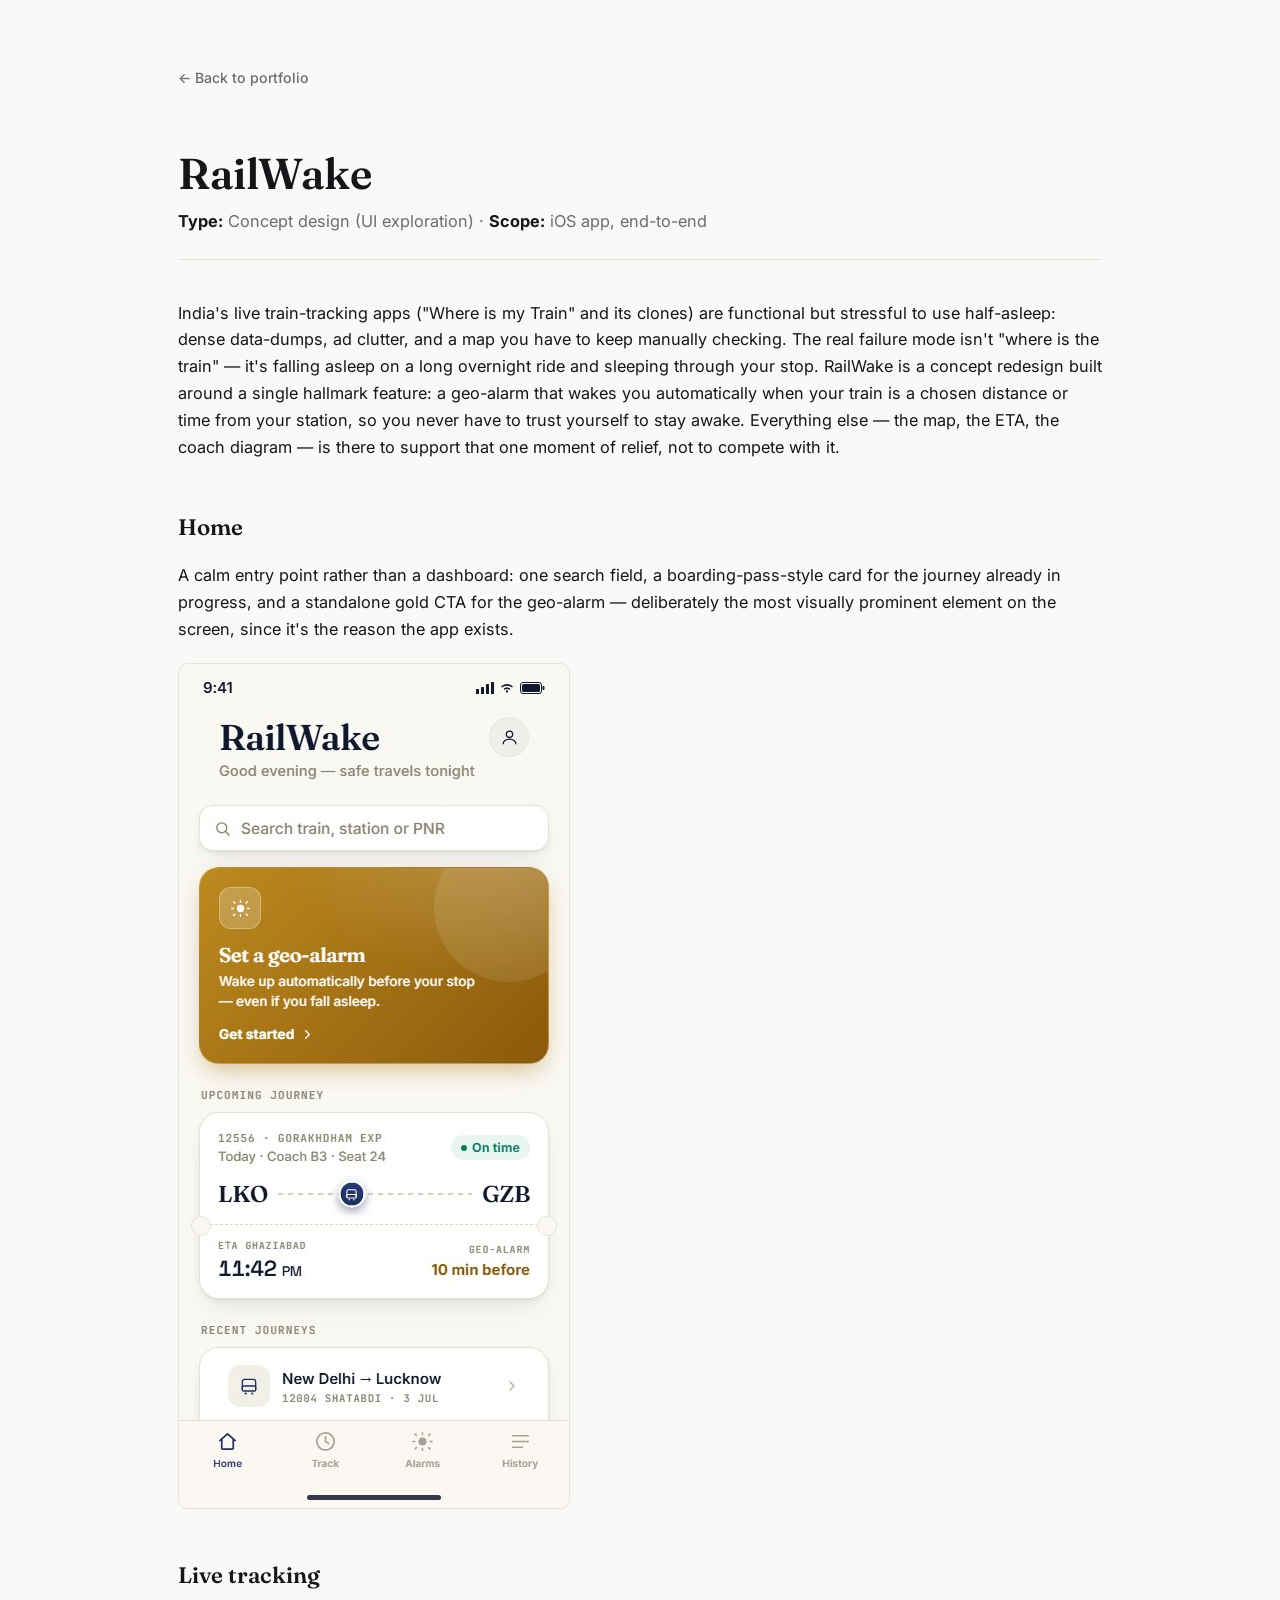
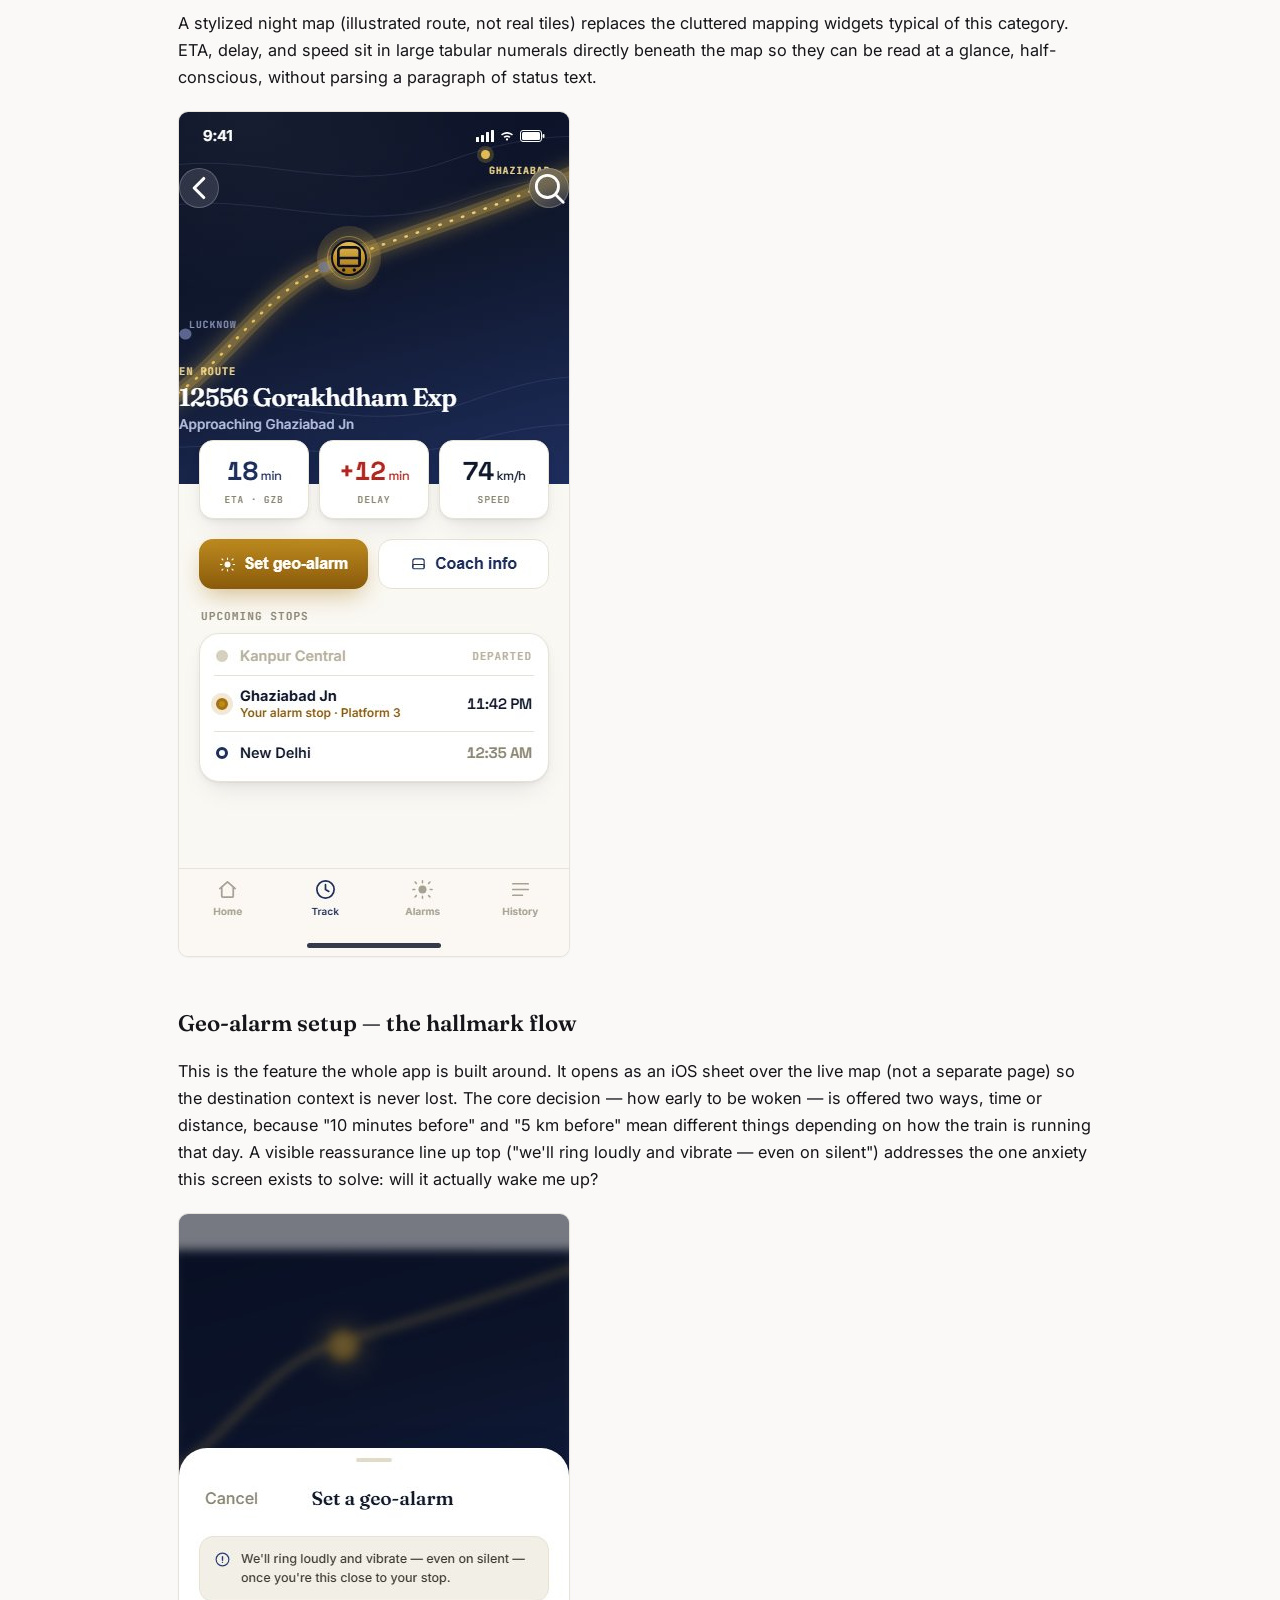
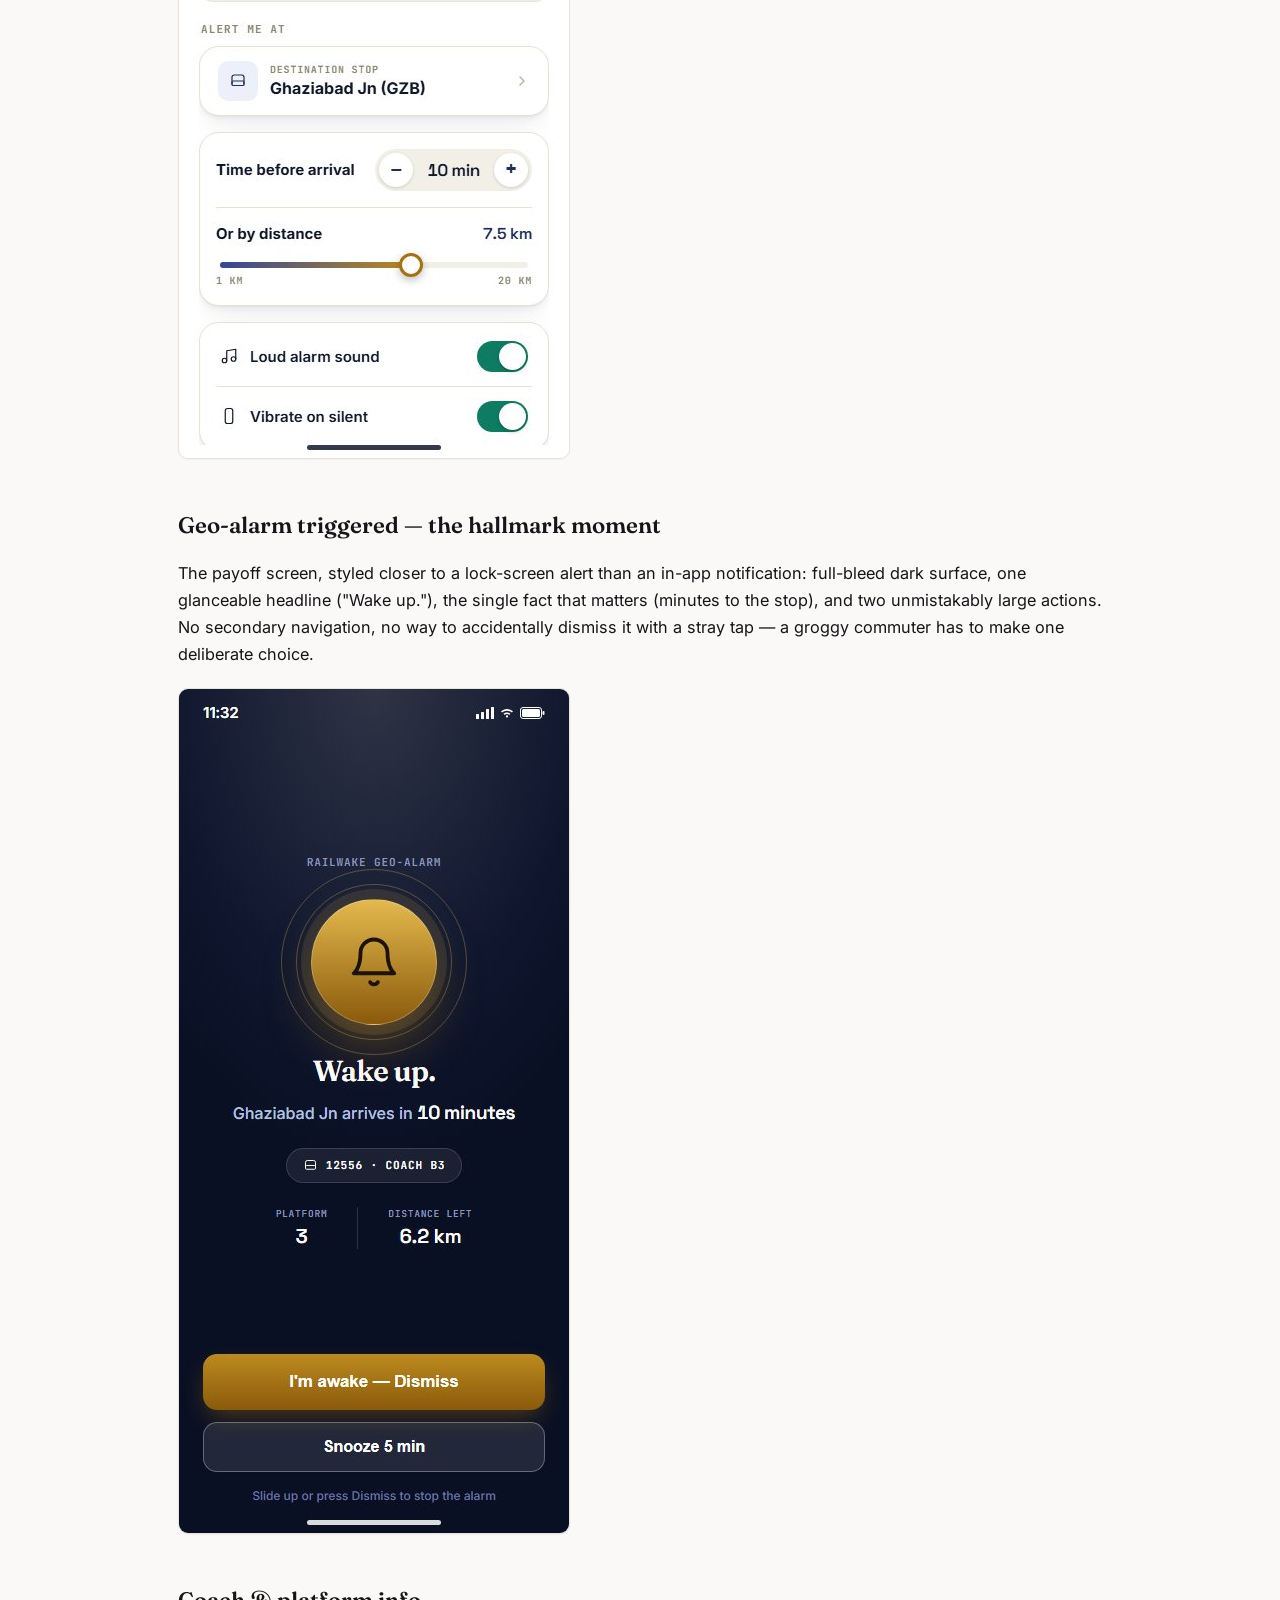
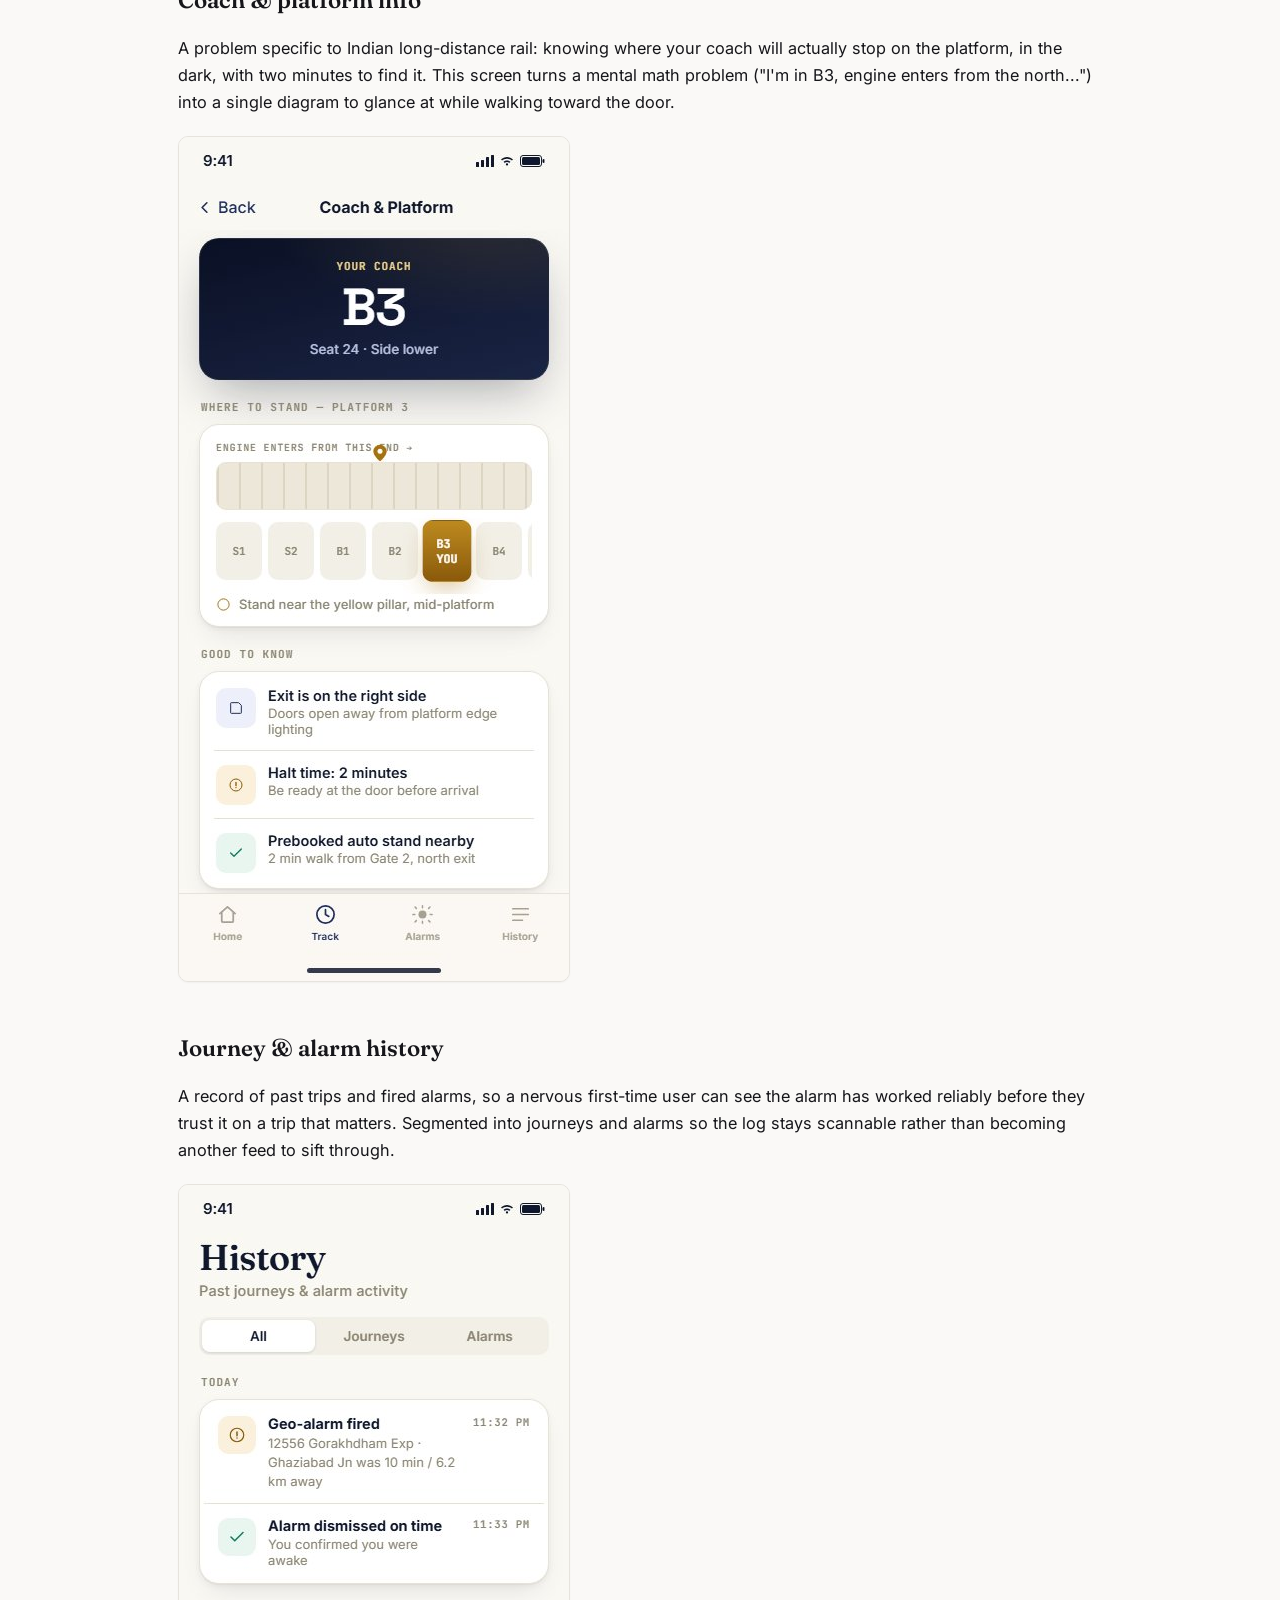
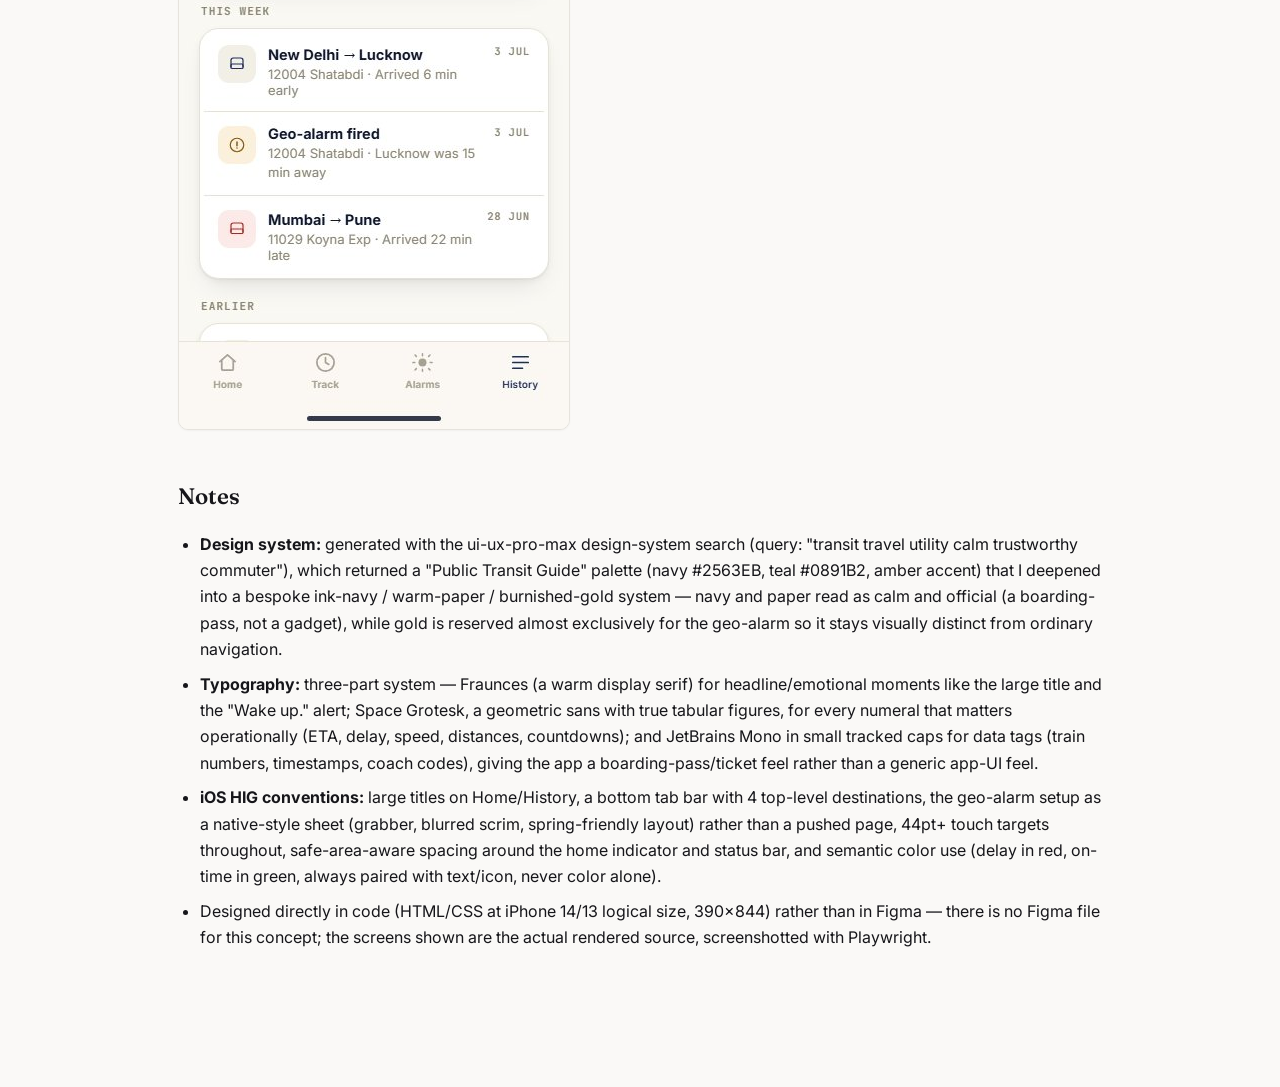
<file: projects/railwake.html>
<!doctype html>
<html lang="en">
<head>
<meta charset="utf-8">
<meta name="viewport" content="width=device-width, initial-scale=1">
<title>RailWake — UX Portfolio</title>
<link rel="stylesheet" href="../style.css">
</head>
<body>
<div class="container project">
  <a class="back" href="../index.html">&larr; Back to portfolio</a>

  <h1>RailWake</h1>
  <p class="project-meta"><strong>Type:</strong> Concept design (UI exploration) &middot; <strong>Scope:</strong> iOS app, end-to-end</p>

  <p>India's live train-tracking apps ("Where is my Train" and its clones) are functional but stressful to use half-asleep: dense data-dumps, ad clutter, and a map you have to keep manually checking. The real failure mode isn't "where is the train" — it's falling asleep on a long overnight ride and sleeping through your stop. RailWake is a concept redesign built around a single hallmark feature: a geo-alarm that wakes you automatically when your train is a chosen distance or time from your station, so you never have to trust yourself to stay awake. Everything else — the map, the ETA, the coach diagram — is there to support that one moment of relief, not to compete with it.</p>

  <h2>Home</h2>
  <p>A calm entry point rather than a dashboard: one search field, a boarding-pass-style card for the journey already in progress, and a standalone gold CTA for the geo-alarm — deliberately the most visually prominent element on the screen, since it's the reason the app exists.</p>
  <img src="../assets/railwake/home.jpg" alt="RailWake home screen with search, upcoming journey ticket, and geo-alarm entry point">

  <h2>Live tracking</h2>
  <p>A stylized night map (illustrated route, not real tiles) replaces the cluttered mapping widgets typical of this category. ETA, delay, and speed sit in large tabular numerals directly beneath the map so they can be read at a glance, half-conscious, without parsing a paragraph of status text.</p>
  <img src="../assets/railwake/live-tracking.jpg" alt="RailWake live tracking screen with illustrated route map, train position, and ETA stats">

  <h2>Geo-alarm setup — the hallmark flow</h2>
  <p>This is the feature the whole app is built around. It opens as an iOS sheet over the live map (not a separate page) so the destination context is never lost. The core decision — how early to be woken — is offered two ways, time or distance, because "10 minutes before" and "5 km before" mean different things depending on how the train is running that day. A visible reassurance line up top ("we'll ring loudly and vibrate — even on silent") addresses the one anxiety this screen exists to solve: will it actually wake me up?</p>
  <img src="../assets/railwake/geo-alarm-setup.jpg" alt="RailWake geo-alarm setup sheet with destination stop, time and distance controls, and alarm toggles">

  <h2>Geo-alarm triggered — the hallmark moment</h2>
  <p>The payoff screen, styled closer to a lock-screen alert than an in-app notification: full-bleed dark surface, one glanceable headline ("Wake up."), the single fact that matters (minutes to the stop), and two unmistakably large actions. No secondary navigation, no way to accidentally dismiss it with a stray tap — a groggy commuter has to make one deliberate choice.</p>
  <img src="../assets/railwake/geo-alarm-triggered.jpg" alt="RailWake full-screen alarm-triggered alert with wake-up message, platform, and dismiss/snooze actions">

  <h2>Coach &amp; platform info</h2>
  <p>A problem specific to Indian long-distance rail: knowing where your coach will actually stop on the platform, in the dark, with two minutes to find it. This screen turns a mental math problem ("I'm in B3, engine enters from the north...") into a single diagram to glance at while walking toward the door.</p>
  <img src="../assets/railwake/coach-platform.jpg" alt="RailWake coach and platform screen showing coach position on the platform and standing guidance">

  <h2>Journey &amp; alarm history</h2>
  <p>A record of past trips and fired alarms, so a nervous first-time user can see the alarm has worked reliably before they trust it on a trip that matters. Segmented into journeys and alarms so the log stays scannable rather than becoming another feed to sift through.</p>
  <img src="../assets/railwake/history.jpg" alt="RailWake history screen listing past journeys and geo-alarm activity">

  <h2>Notes</h2>
  <ul>
    <li><strong>Design system:</strong> generated with the ui-ux-pro-max design-system search (query: "transit travel utility calm trustworthy commuter"), which returned a "Public Transit Guide" palette (navy #2563EB, teal #0891B2, amber accent) that I deepened into a bespoke ink-navy / warm-paper / burnished-gold system — navy and paper read as calm and official (a boarding-pass, not a gadget), while gold is reserved almost exclusively for the geo-alarm so it stays visually distinct from ordinary navigation.</li>
    <li><strong>Typography:</strong> three-part system — Fraunces (a warm display serif) for headline/emotional moments like the large title and the "Wake up." alert; Space Grotesk, a geometric sans with true tabular figures, for every numeral that matters operationally (ETA, delay, speed, distances, countdowns); and JetBrains Mono in small tracked caps for data tags (train numbers, timestamps, coach codes), giving the app a boarding-pass/ticket feel rather than a generic app-UI feel.</li>
    <li><strong>iOS HIG conventions:</strong> large titles on Home/History, a bottom tab bar with 4 top-level destinations, the geo-alarm setup as a native-style sheet (grabber, blurred scrim, spring-friendly layout) rather than a pushed page, 44pt+ touch targets throughout, safe-area-aware spacing around the home indicator and status bar, and semantic color use (delay in red, on-time in green, always paired with text/icon, never color alone).</li>
    <li>Designed directly in code (HTML/CSS at iPhone 14/13 logical size, 390&times;844) rather than in Figma — there is no Figma file for this concept; the screens shown are the actual rendered source, screenshotted with Playwright.</li>
  </ul>
</div>
</body>
</html>
</file>
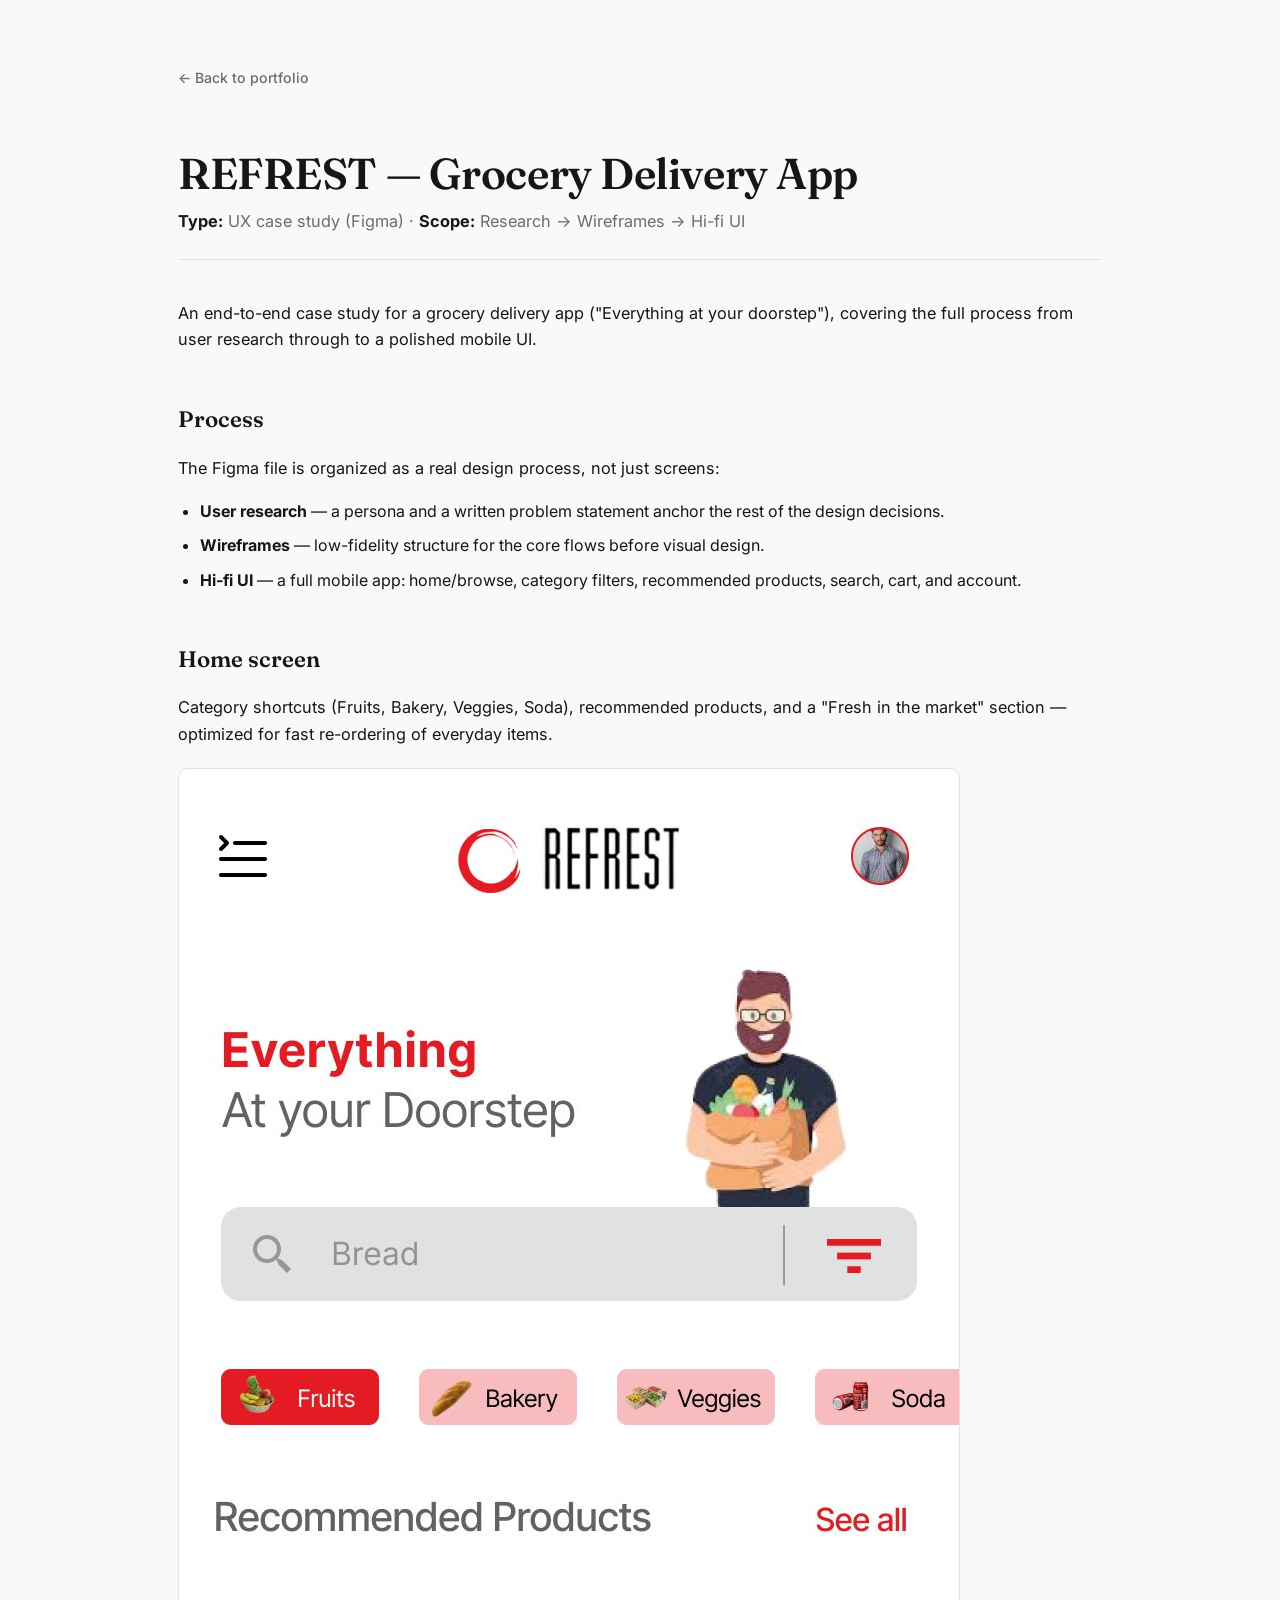
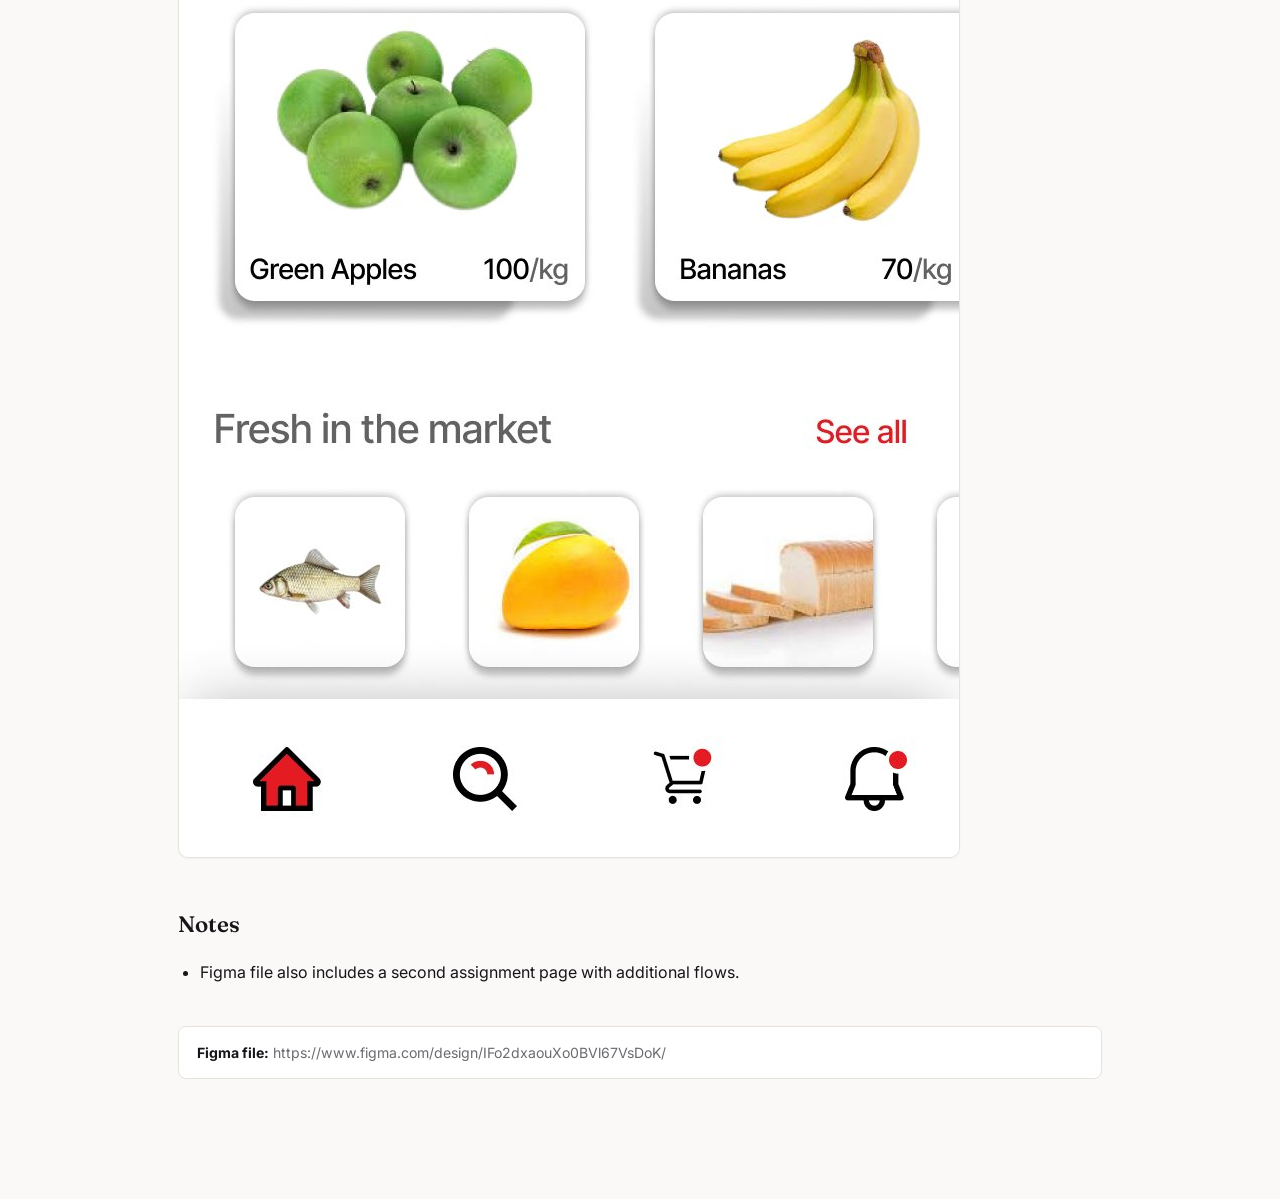
<file: projects/refrest.html>
<!doctype html>
<html lang="en">
<head>
<meta charset="utf-8">
<meta name="viewport" content="width=device-width, initial-scale=1">
<title>REFREST — UX Portfolio</title>
<link rel="stylesheet" href="../style.css">
</head>
<body>
<div class="container project">
  <a class="back" href="../index.html">&larr; Back to portfolio</a>

  <h1>REFREST — Grocery Delivery App</h1>
  <p class="project-meta"><strong>Type:</strong> UX case study (Figma) &middot; <strong>Scope:</strong> Research &rarr; Wireframes &rarr; Hi-fi UI</p>

  <p>An end-to-end case study for a grocery delivery app ("Everything at your doorstep"), covering the full process from user research through to a polished mobile UI.</p>

  <h2>Process</h2>
  <p>The Figma file is organized as a real design process, not just screens:</p>
  <ul>
    <li><strong>User research</strong> — a persona and a written problem statement anchor the rest of the design decisions.</li>
    <li><strong>Wireframes</strong> — low-fidelity structure for the core flows before visual design.</li>
    <li><strong>Hi-fi UI</strong> — a full mobile app: home/browse, category filters, recommended products, search, cart, and account.</li>
  </ul>

  <h2>Home screen</h2>
  <p>Category shortcuts (Fruits, Bakery, Veggies, Soda), recommended products, and a "Fresh in the market" section — optimized for fast re-ordering of everyday items.</p>
  <img src="../assets/refrest/hero.jpg" alt="REFREST home screen">

  <h2>Notes</h2>
  <ul>
    <li>Figma file also includes a second assignment page with additional flows.</li>
  </ul>

  <div class="figma-link"><strong>Figma file:</strong> https://www.figma.com/design/IFo2dxaouXo0BVl67VsDoK/</div>
</div>
</body>
</html>
</file>
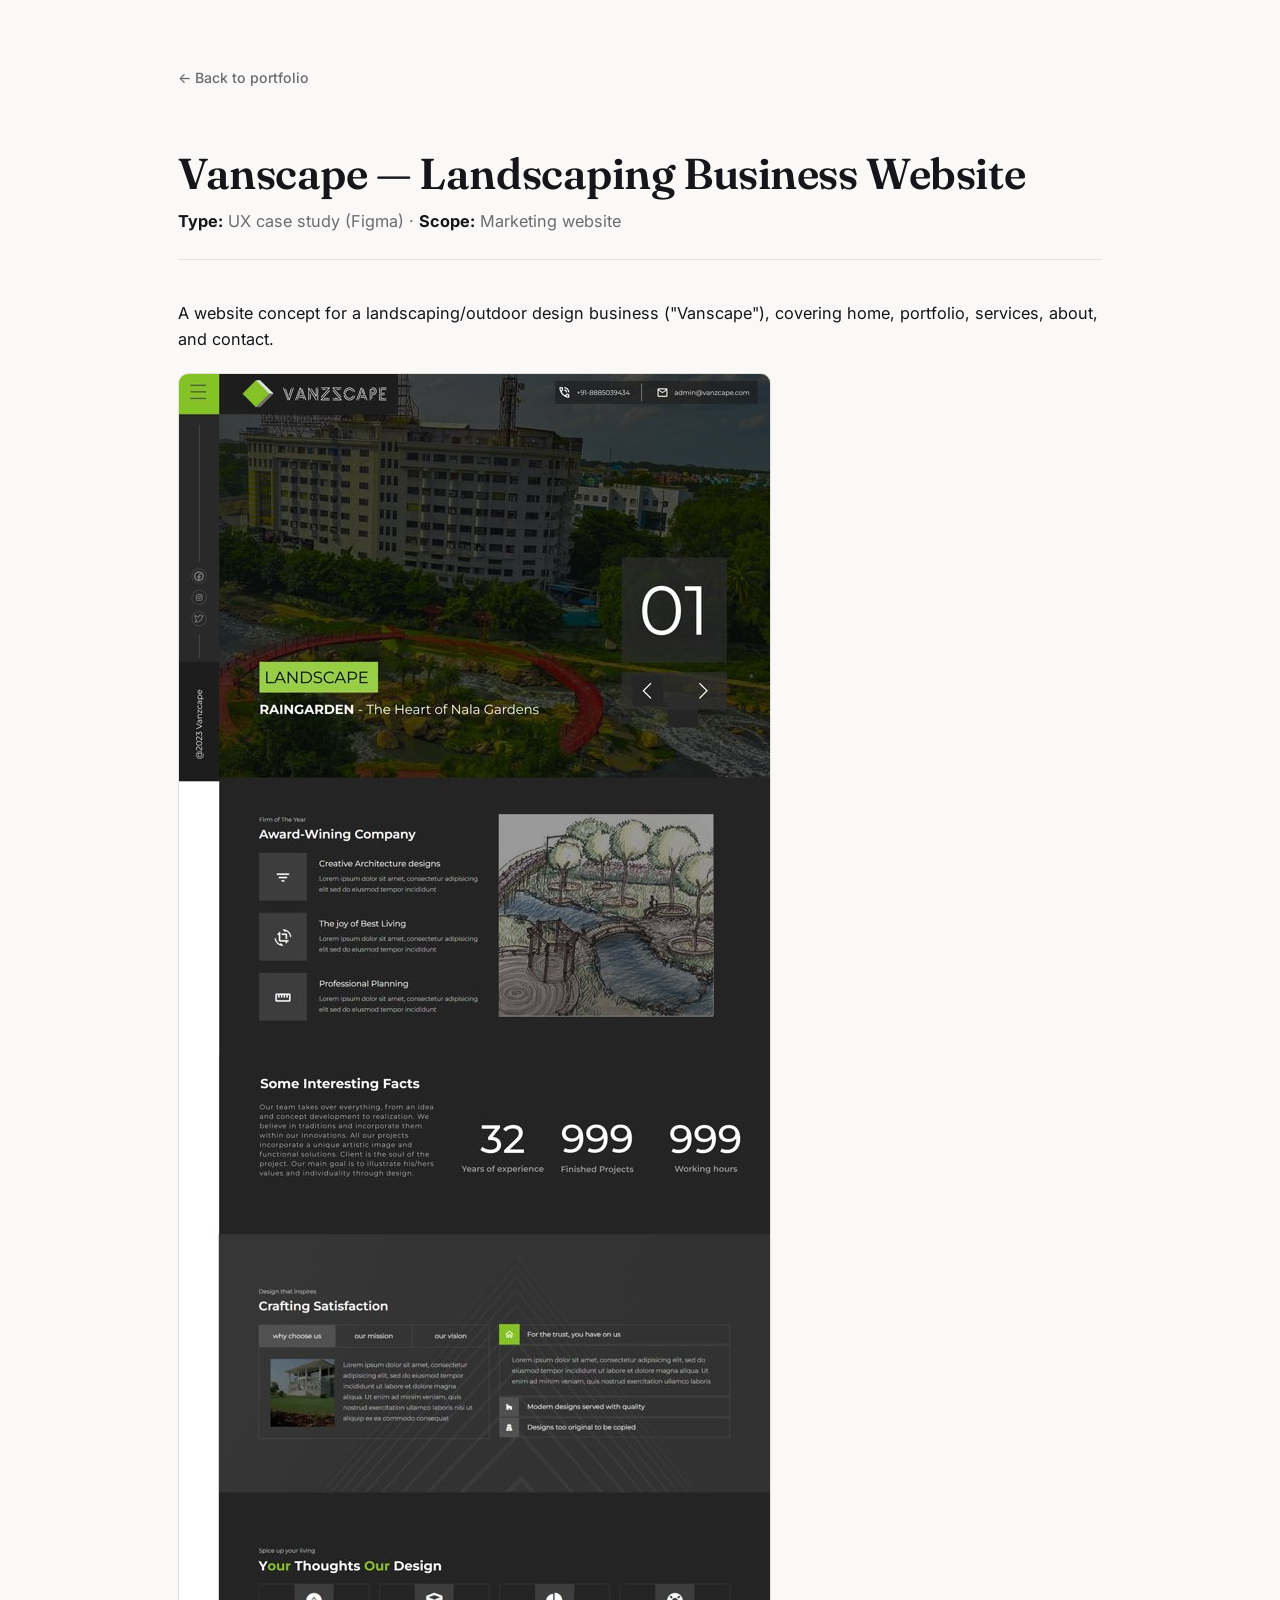
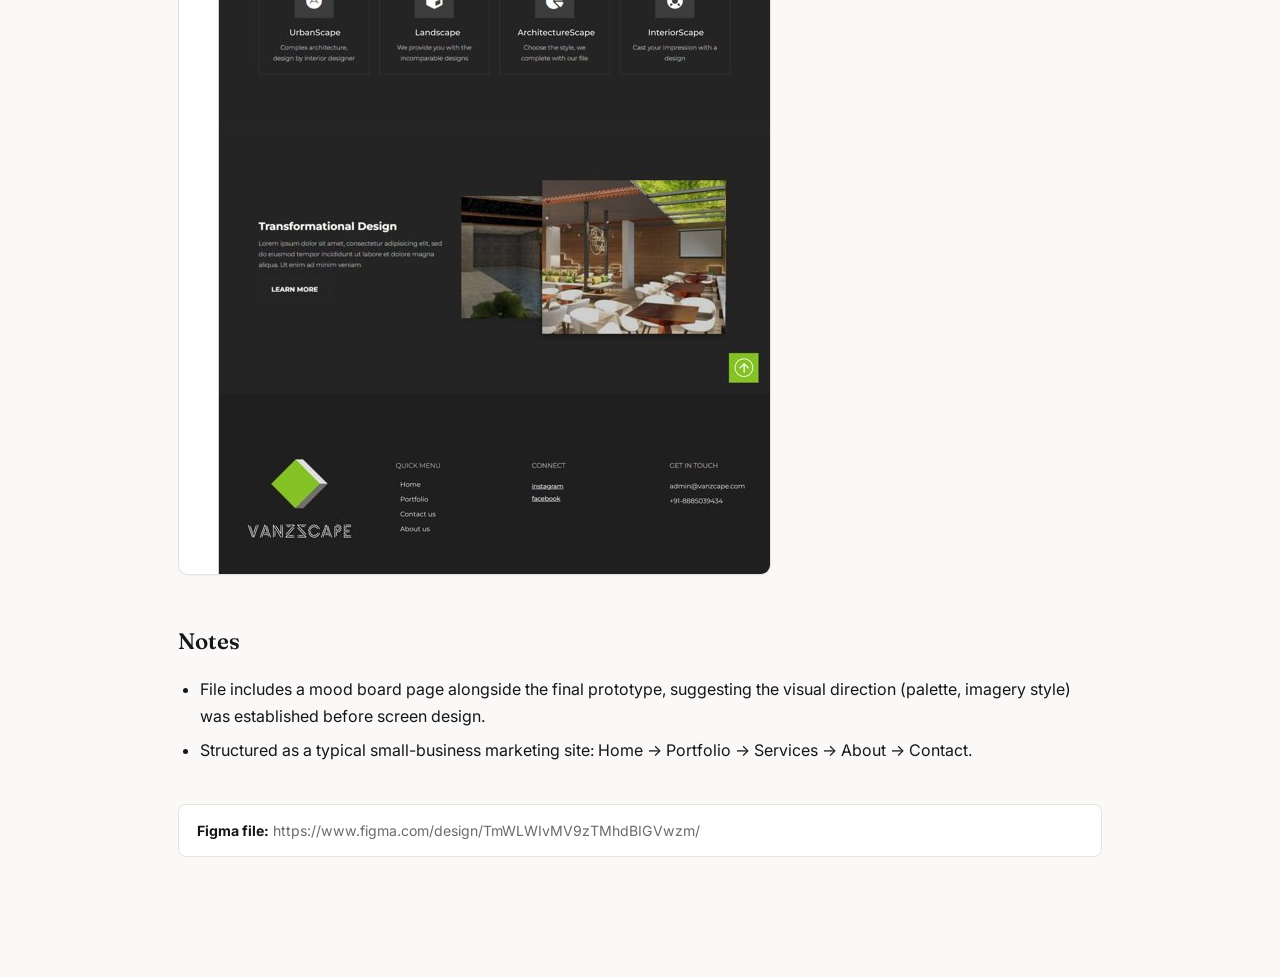
<file: projects/vanscape.html>
<!doctype html>
<html lang="en">
<head>
<meta charset="utf-8">
<meta name="viewport" content="width=device-width, initial-scale=1">
<title>Vanscape — UX Portfolio</title>
<link rel="stylesheet" href="../style.css">
</head>
<body>
<div class="container project">
  <a class="back" href="../index.html">&larr; Back to portfolio</a>

  <h1>Vanscape — Landscaping Business Website</h1>
  <p class="project-meta"><strong>Type:</strong> UX case study (Figma) &middot; <strong>Scope:</strong> Marketing website</p>

  <p>A website concept for a landscaping/outdoor design business ("Vanscape"), covering home, portfolio, services, about, and contact.</p>

  <img src="../assets/vanscape/hero.jpg" alt="Vanscape landing page">

  <h2>Notes</h2>
  <ul>
    <li>File includes a mood board page alongside the final prototype, suggesting the visual direction (palette, imagery style) was established before screen design.</li>
    <li>Structured as a typical small-business marketing site: Home &rarr; Portfolio &rarr; Services &rarr; About &rarr; Contact.</li>
  </ul>

  <div class="figma-link"><strong>Figma file:</strong> https://www.figma.com/design/TmWLWIvMV9zTMhdBIGVwzm/</div>
</div>
</body>
</html>
</file>
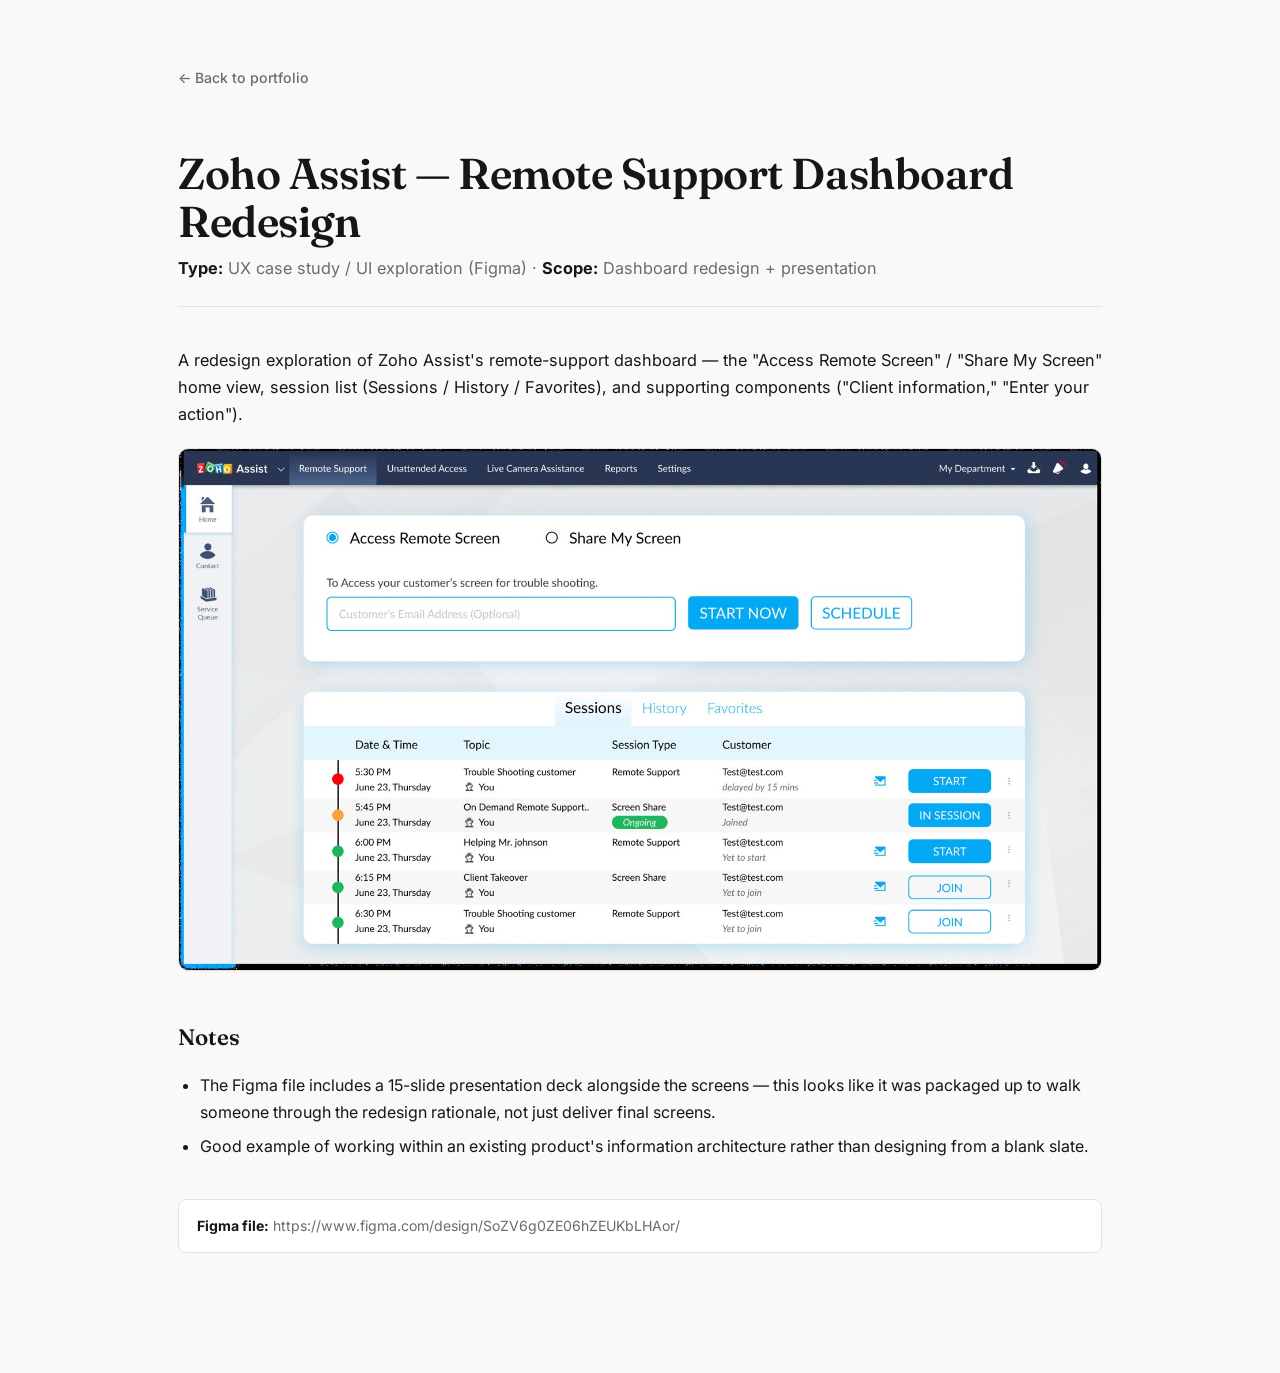
<file: projects/zoho-assist-redesign.html>
<!doctype html>
<html lang="en">
<head>
<meta charset="utf-8">
<meta name="viewport" content="width=device-width, initial-scale=1">
<title>Zoho Assist Redesign — UX Portfolio</title>
<link rel="stylesheet" href="../style.css">
</head>
<body>
<div class="container project">
  <a class="back" href="../index.html">&larr; Back to portfolio</a>

  <h1>Zoho Assist — Remote Support Dashboard Redesign</h1>
  <p class="project-meta"><strong>Type:</strong> UX case study / UI exploration (Figma) &middot; <strong>Scope:</strong> Dashboard redesign + presentation</p>

  <p>A redesign exploration of Zoho Assist's remote-support dashboard — the "Access Remote Screen" / "Share My Screen" home view, session list (Sessions / History / Favorites), and supporting components ("Client information," "Enter your action").</p>

  <img src="../assets/zoho-assist-redesign/hero.jpg" alt="Zoho Assist dashboard redesign">

  <h2>Notes</h2>
  <ul>
    <li>The Figma file includes a 15-slide presentation deck alongside the screens — this looks like it was packaged up to walk someone through the redesign rationale, not just deliver final screens.</li>
    <li>Good example of working within an existing product's information architecture rather than designing from a blank slate.</li>
  </ul>

  <div class="figma-link"><strong>Figma file:</strong> https://www.figma.com/design/SoZV6g0ZE06hZEUKbLHAor/</div>
</div>
</body>
</html>
</file>
<file: style.css>
@import url('https://fonts.googleapis.com/css2?family=Fraunces:opsz,wght@9..144,500;9..144,600;9..144,700&family=Inter:wght@400;500;600;700&display=swap');

:root {
  --bg: #faf9f7;
  --bg-elevated: #ffffff;
  --fg: #16161a;
  --muted: #6b6b70;
  --border: #e6e3dd;
  --accent: #b3492a;
  --accent-soft: #f3e6de;
  --shadow: 0 1px 2px rgba(20,18,14,0.04);
  --shadow-hover: 0 16px 32px -12px rgba(20,18,14,0.18);
  --max-width: 980px;
  --serif: 'Fraunces', Georgia, 'Times New Roman', serif;
  --sans: 'Inter', -apple-system, BlinkMacSystemFont, "Segoe UI", Roboto, Helvetica, Arial, sans-serif;
}

* { box-sizing: border-box; }

::selection { background: var(--accent-soft); color: var(--accent); }

body {
  margin: 0;
  font-family: var(--sans);
  color: var(--fg);
  background: var(--bg);
  line-height: 1.65;
  -webkit-font-smoothing: antialiased;
}

.container {
  max-width: var(--max-width);
  margin: 0 auto;
  padding: 64px 28px 120px;
}

/* ---- Home header ---- */

header.site-header {
  margin-bottom: 8px;
  padding-bottom: 8px;
}

header.site-header .eyebrow {
  display: inline-block;
  font-family: var(--sans);
  font-size: 0.78rem;
  font-weight: 600;
  letter-spacing: 0.12em;
  text-transform: uppercase;
  color: var(--accent);
  margin-bottom: 14px;
}

header.site-header h1 {
  font-family: var(--serif);
  font-weight: 600;
  font-size: clamp(2.6rem, 5vw, 3.6rem);
  line-height: 1.05;
  letter-spacing: -0.01em;
  margin: 0 0 16px;
}

header.site-header p {
  color: var(--muted);
  margin: 0;
  max-width: 620px;
  font-size: 1.08rem;
}

.note {
  background: var(--bg-elevated);
  border: 1px solid var(--border);
  border-left: 3px solid var(--accent);
  border-radius: 4px;
  padding: 16px 20px;
  color: var(--muted);
  font-size: 0.92rem;
  margin: 32px 0 56px;
}

h2.section-title {
  font-family: var(--sans);
  font-size: 0.82rem;
  font-weight: 700;
  text-transform: uppercase;
  letter-spacing: 0.1em;
  color: var(--fg);
  margin: 56px 0 22px;
  display: flex;
  align-items: center;
  gap: 14px;
}

h2.section-title::after {
  content: "";
  flex: 1;
  height: 1px;
  background: var(--border);
}

/* ---- Cards ---- */

.grid {
  display: grid;
  grid-template-columns: repeat(auto-fill, minmax(270px, 1fr));
  gap: 24px;
}

.card {
  display: block;
  border-radius: 14px;
  overflow: hidden;
  text-decoration: none;
  color: inherit;
  background: var(--bg-elevated);
  border: 1px solid var(--border);
  box-shadow: var(--shadow);
  transition: transform 0.2s cubic-bezier(.2,.8,.2,1), box-shadow 0.2s ease, border-color 0.2s ease;
}

.card:hover {
  transform: translateY(-4px);
  box-shadow: var(--shadow-hover);
  border-color: transparent;
}

.card .thumb {
  position: relative;
  overflow: hidden;
  height: 190px;
  background: var(--accent-soft);
}

.card .thumb img {
  width: 100%;
  height: 100%;
  object-fit: cover;
  display: block;
  transition: transform 0.4s ease;
}

.card:hover .thumb img {
  transform: scale(1.06);
}

.card .tag {
  position: absolute;
  top: 12px;
  left: 12px;
  font-size: 0.68rem;
  font-weight: 700;
  text-transform: uppercase;
  letter-spacing: 0.06em;
  padding: 5px 10px;
  border-radius: 100px;
  background: rgba(255,255,255,0.92);
  color: var(--fg);
  backdrop-filter: blur(4px);
}

.card .tag.shipped {
  background: var(--accent);
  color: #fff;
}

.card .card-body {
  padding: 18px 18px 20px;
}

.card .card-body h3 {
  margin: 0 0 6px;
  font-family: var(--serif);
  font-weight: 600;
  font-size: 1.15rem;
}

.card .card-body p {
  margin: 0;
  color: var(--muted);
  font-size: 0.88rem;
  line-height: 1.5;
}

/* ---- Project pages ---- */

a.back {
  display: inline-flex;
  align-items: center;
  gap: 6px;
  margin-bottom: 32px;
  color: var(--muted);
  text-decoration: none;
  font-size: 0.88rem;
  font-weight: 500;
  transition: color 0.15s ease, gap 0.15s ease;
}

a.back:hover { color: var(--accent); gap: 10px; }

.project-meta {
  color: var(--muted);
  font-size: 0.92rem;
  margin: 10px 0 40px;
  padding-bottom: 24px;
  border-bottom: 1px solid var(--border);
}

.project-meta strong { color: var(--fg); }

.project h1 {
  font-family: var(--serif);
  font-weight: 600;
  font-size: clamp(2rem, 4vw, 2.7rem);
  line-height: 1.1;
  letter-spacing: -0.01em;
  margin-bottom: 4px;
}

.project p {
  font-size: 1.02rem;
}

.project img {
  max-width: 100%;
  border-radius: 10px;
  border: 1px solid var(--border);
  margin: 20px 0 8px;
  display: block;
  box-shadow: var(--shadow);
}

.project h2 {
  font-family: var(--serif);
  font-weight: 600;
  font-size: 1.4rem;
  margin-top: 48px;
  margin-bottom: 12px;
}

.project ul {
  padding-left: 22px;
}

.project li {
  margin-bottom: 8px;
}

.project li strong { color: var(--fg); }

.figma-link {
  margin-top: 40px;
  padding: 14px 18px;
  background: var(--bg-elevated);
  border: 1px solid var(--border);
  border-radius: 8px;
  font-size: 0.88rem;
  word-break: break-all;
  color: var(--muted);
}

.figma-link strong { color: var(--fg); }

footer {
  margin-top: 72px;
  color: var(--muted);
  font-size: 0.85rem;
  border-top: 1px solid var(--border);
  padding-top: 20px;
}

@media (prefers-color-scheme: dark) {
  :root {
    --bg: #17161a;
    --bg-elevated: #1f1e23;
    --fg: #f2f0ec;
    --muted: #9a978f;
    --border: #302e33;
    --accent: #e08a5f;
    --accent-soft: #3a2b23;
    --shadow: 0 1px 2px rgba(0,0,0,0.3);
    --shadow-hover: 0 16px 32px -12px rgba(0,0,0,0.55);
  }
  .card .tag { background: rgba(31,30,35,0.9); color: var(--fg); }
}
</file>
